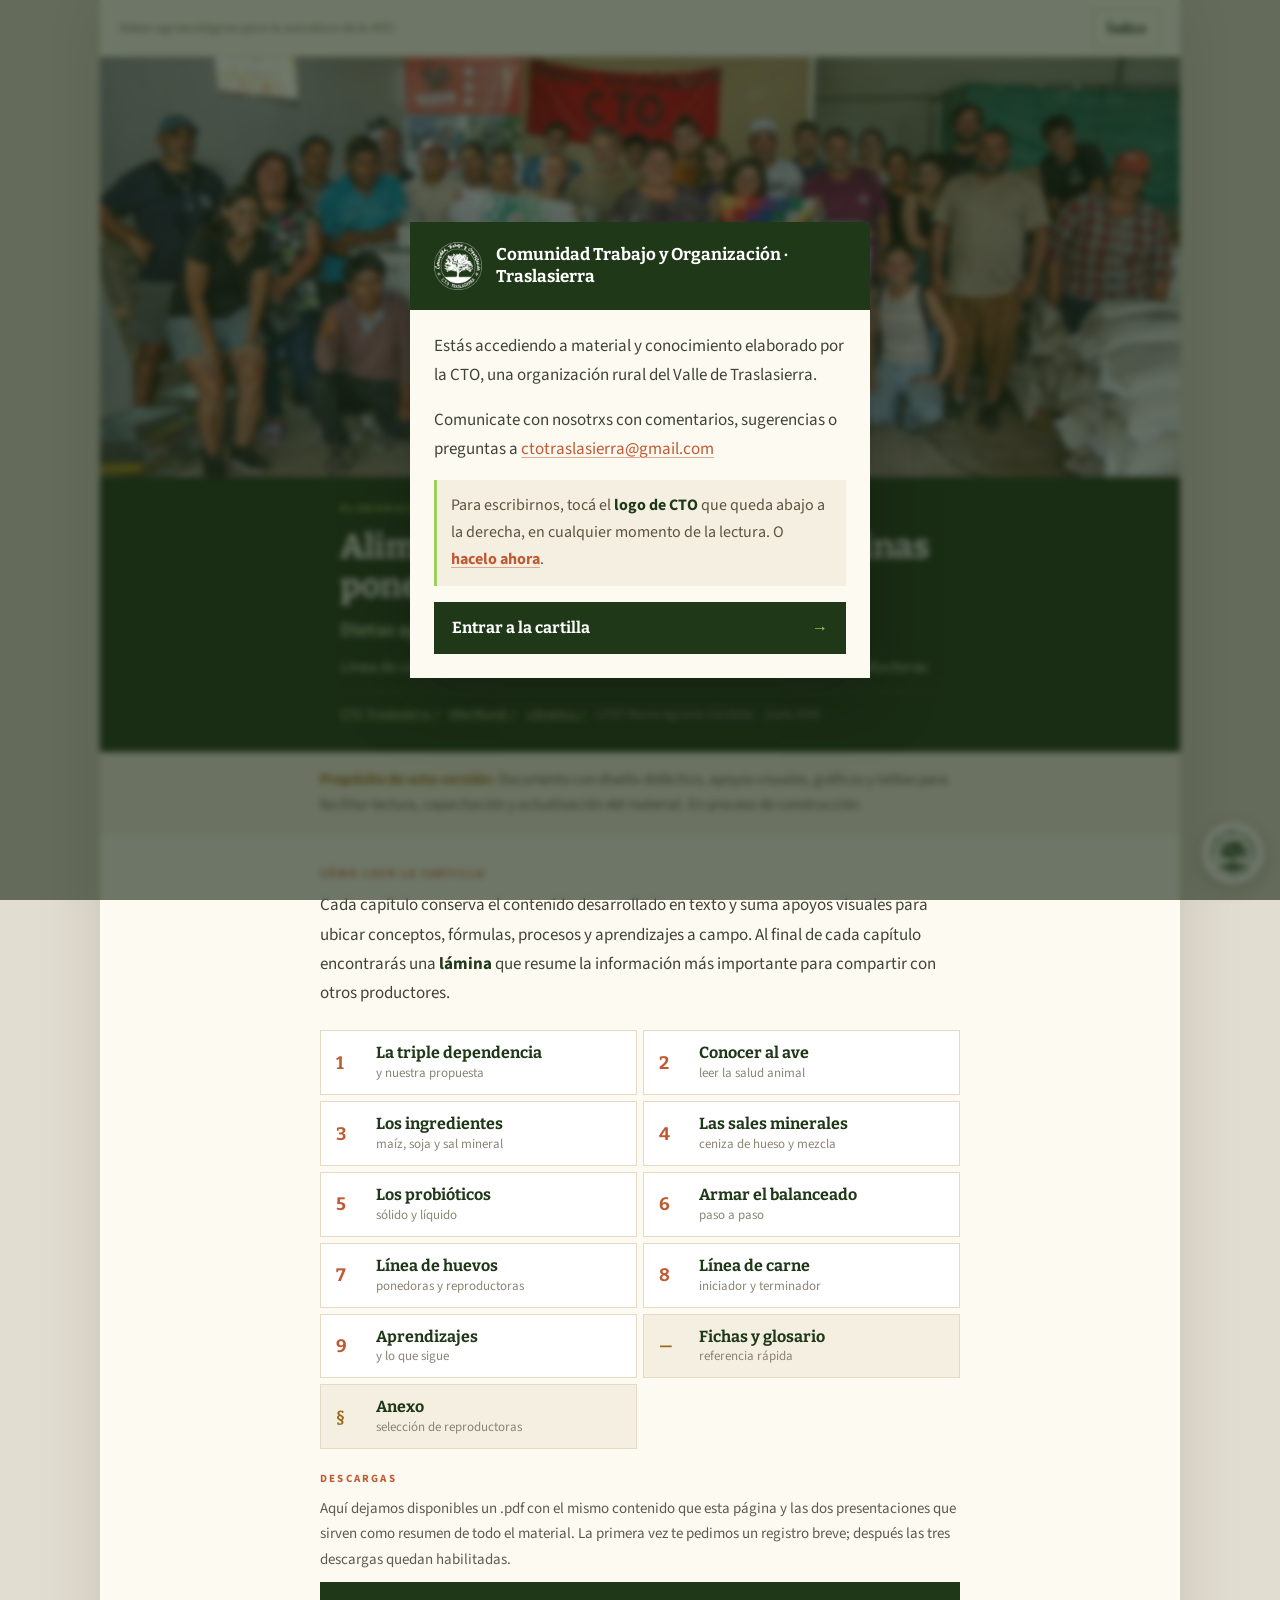
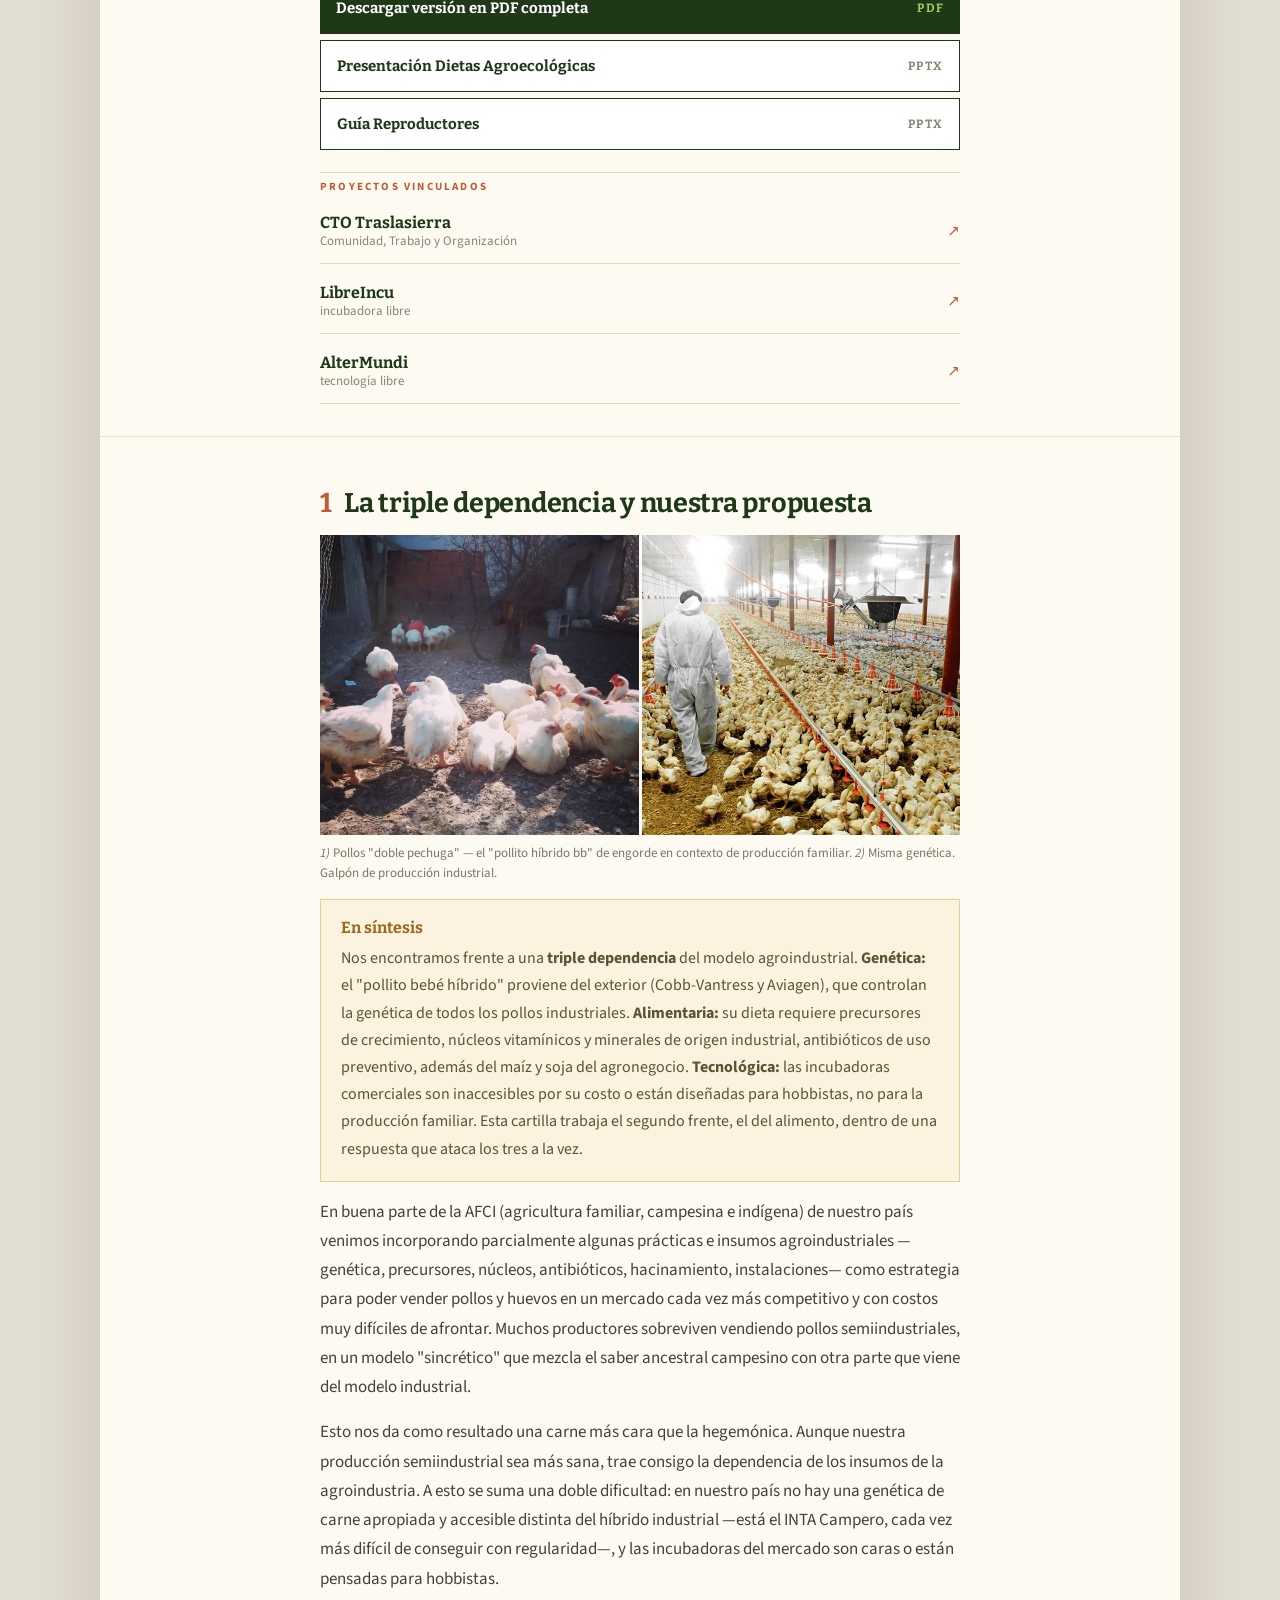
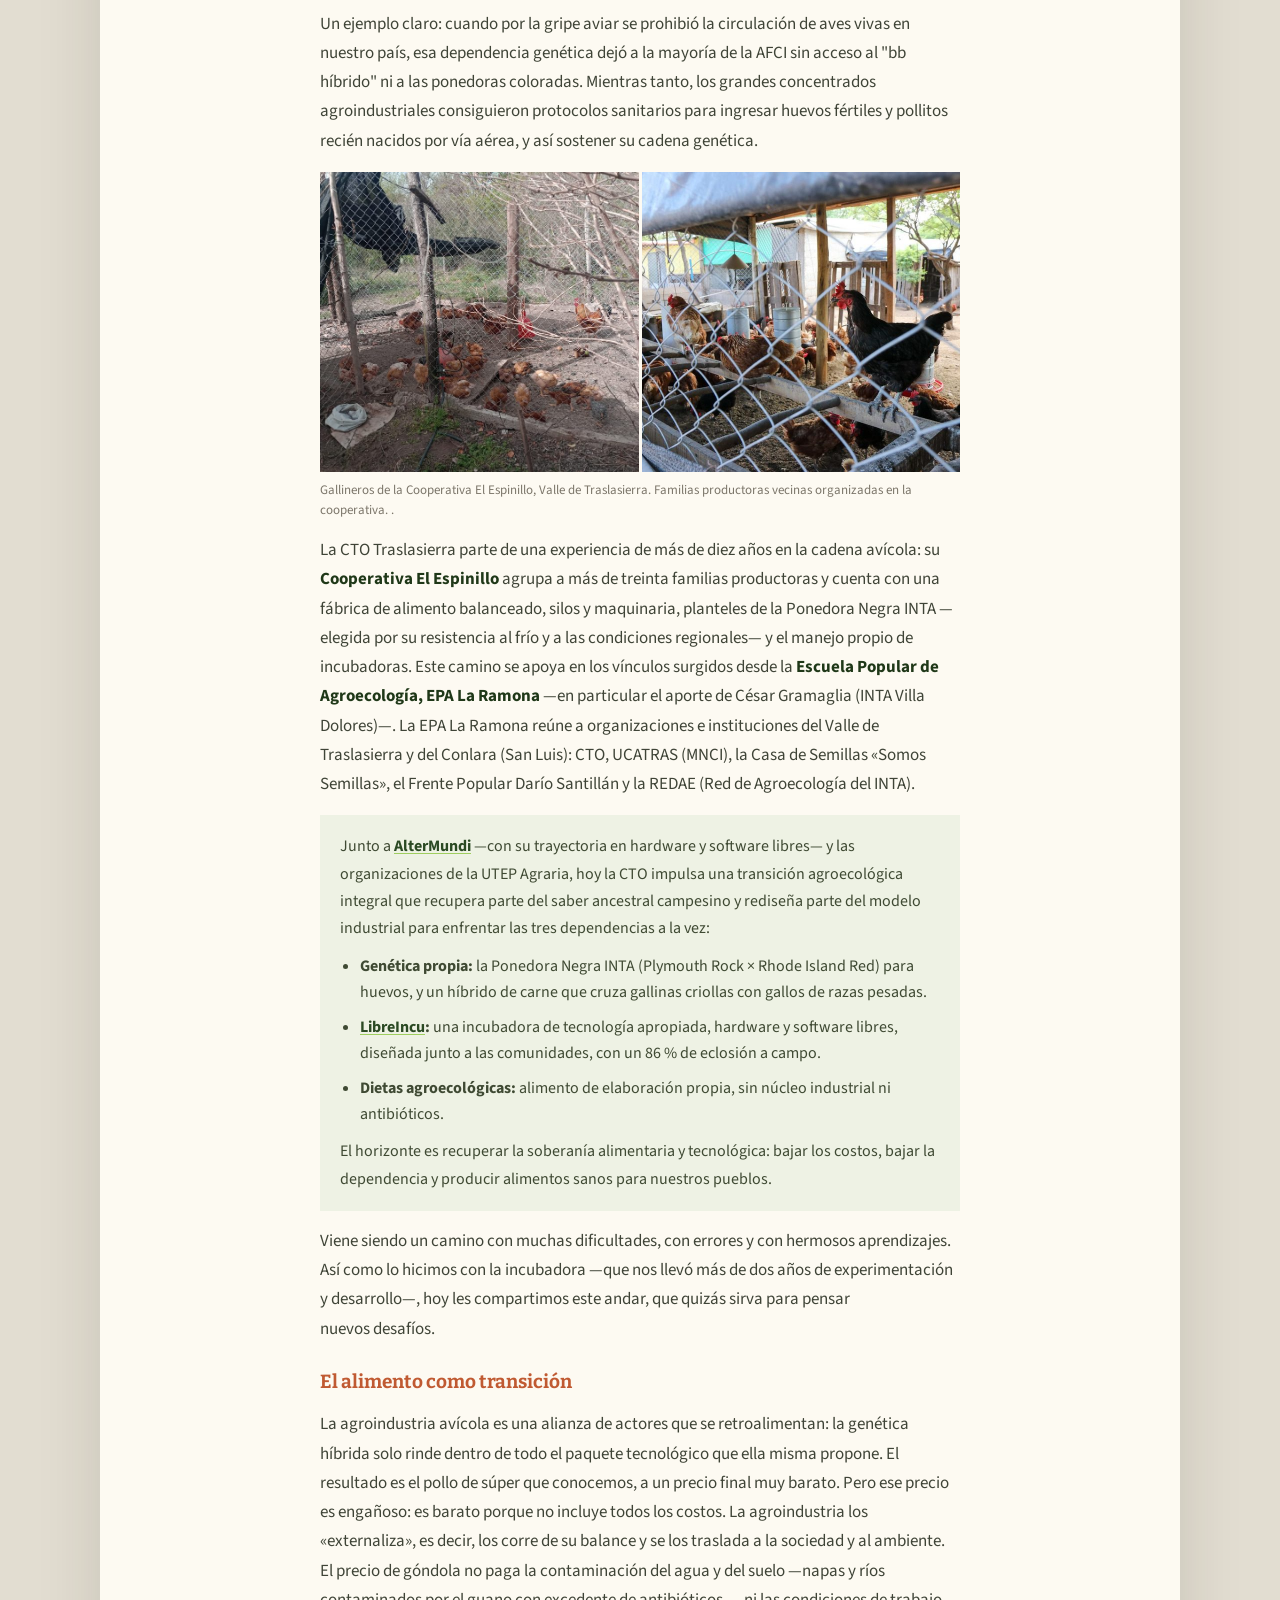
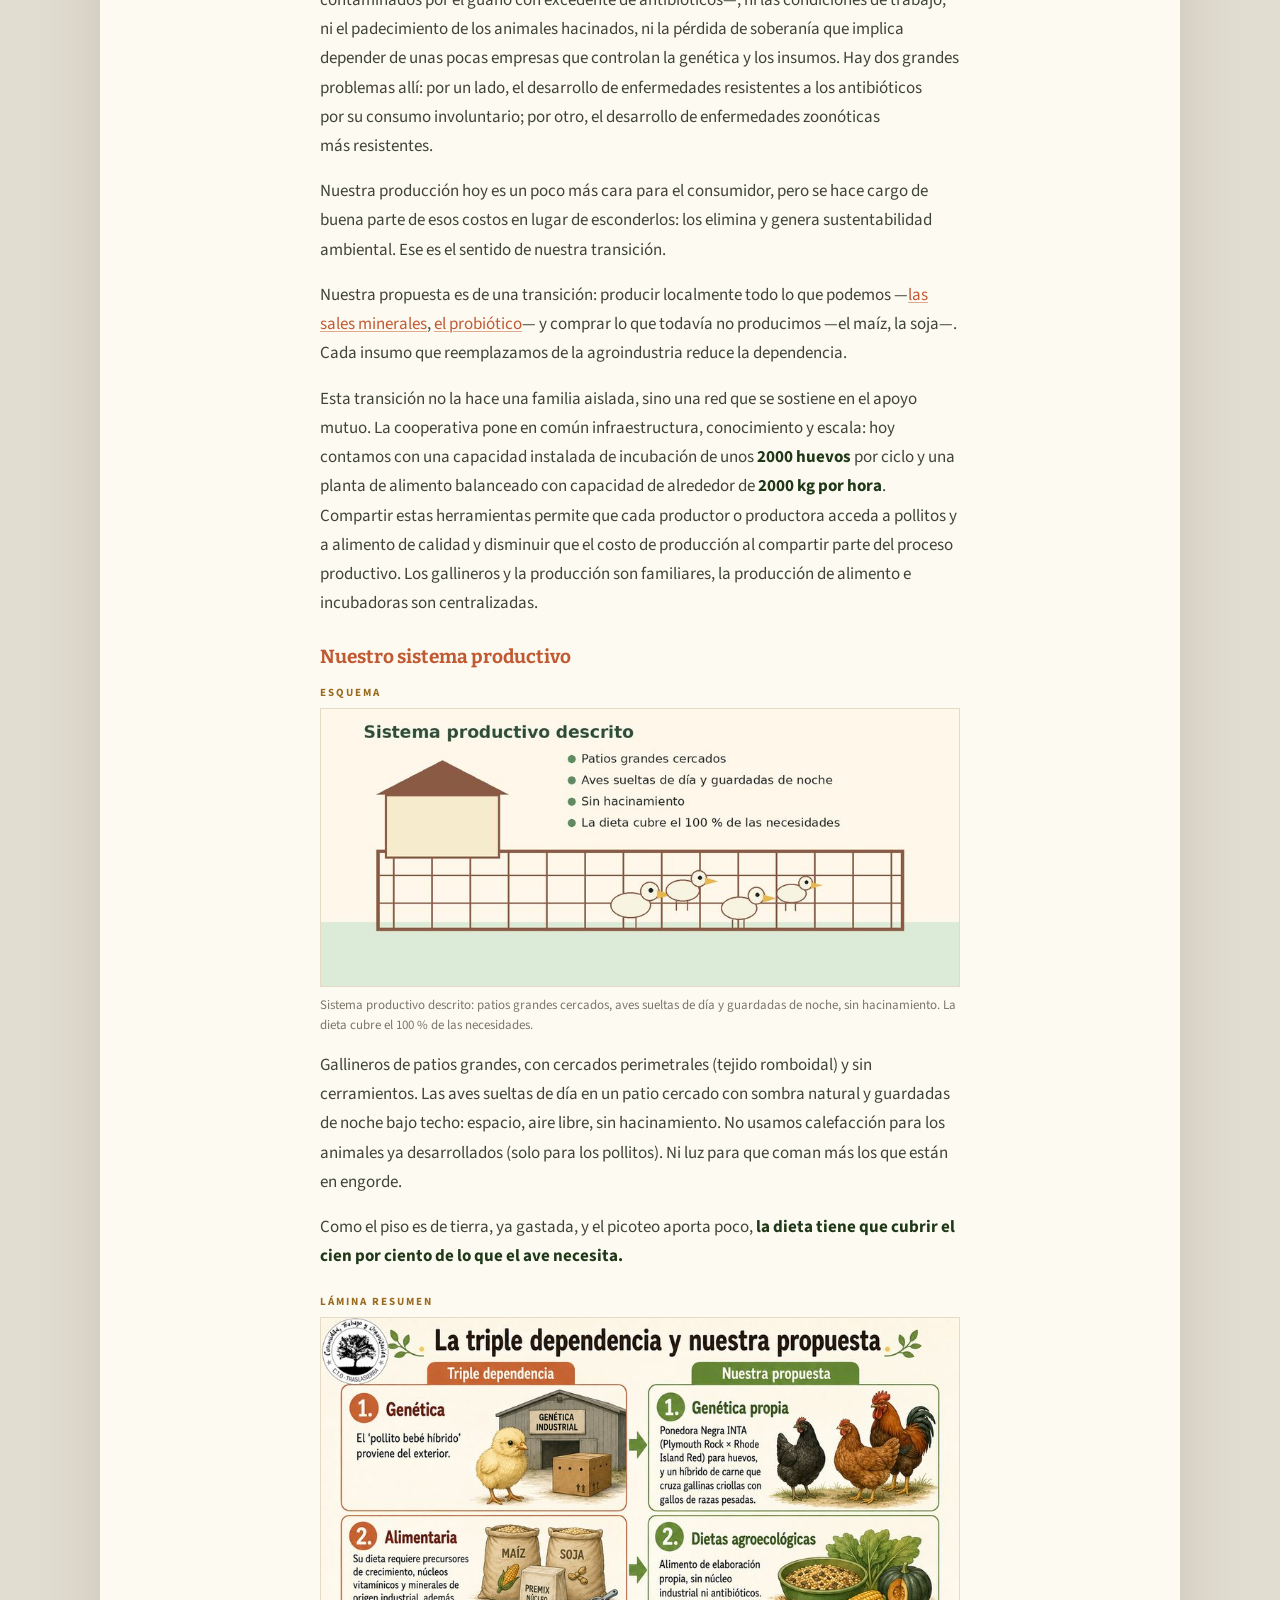
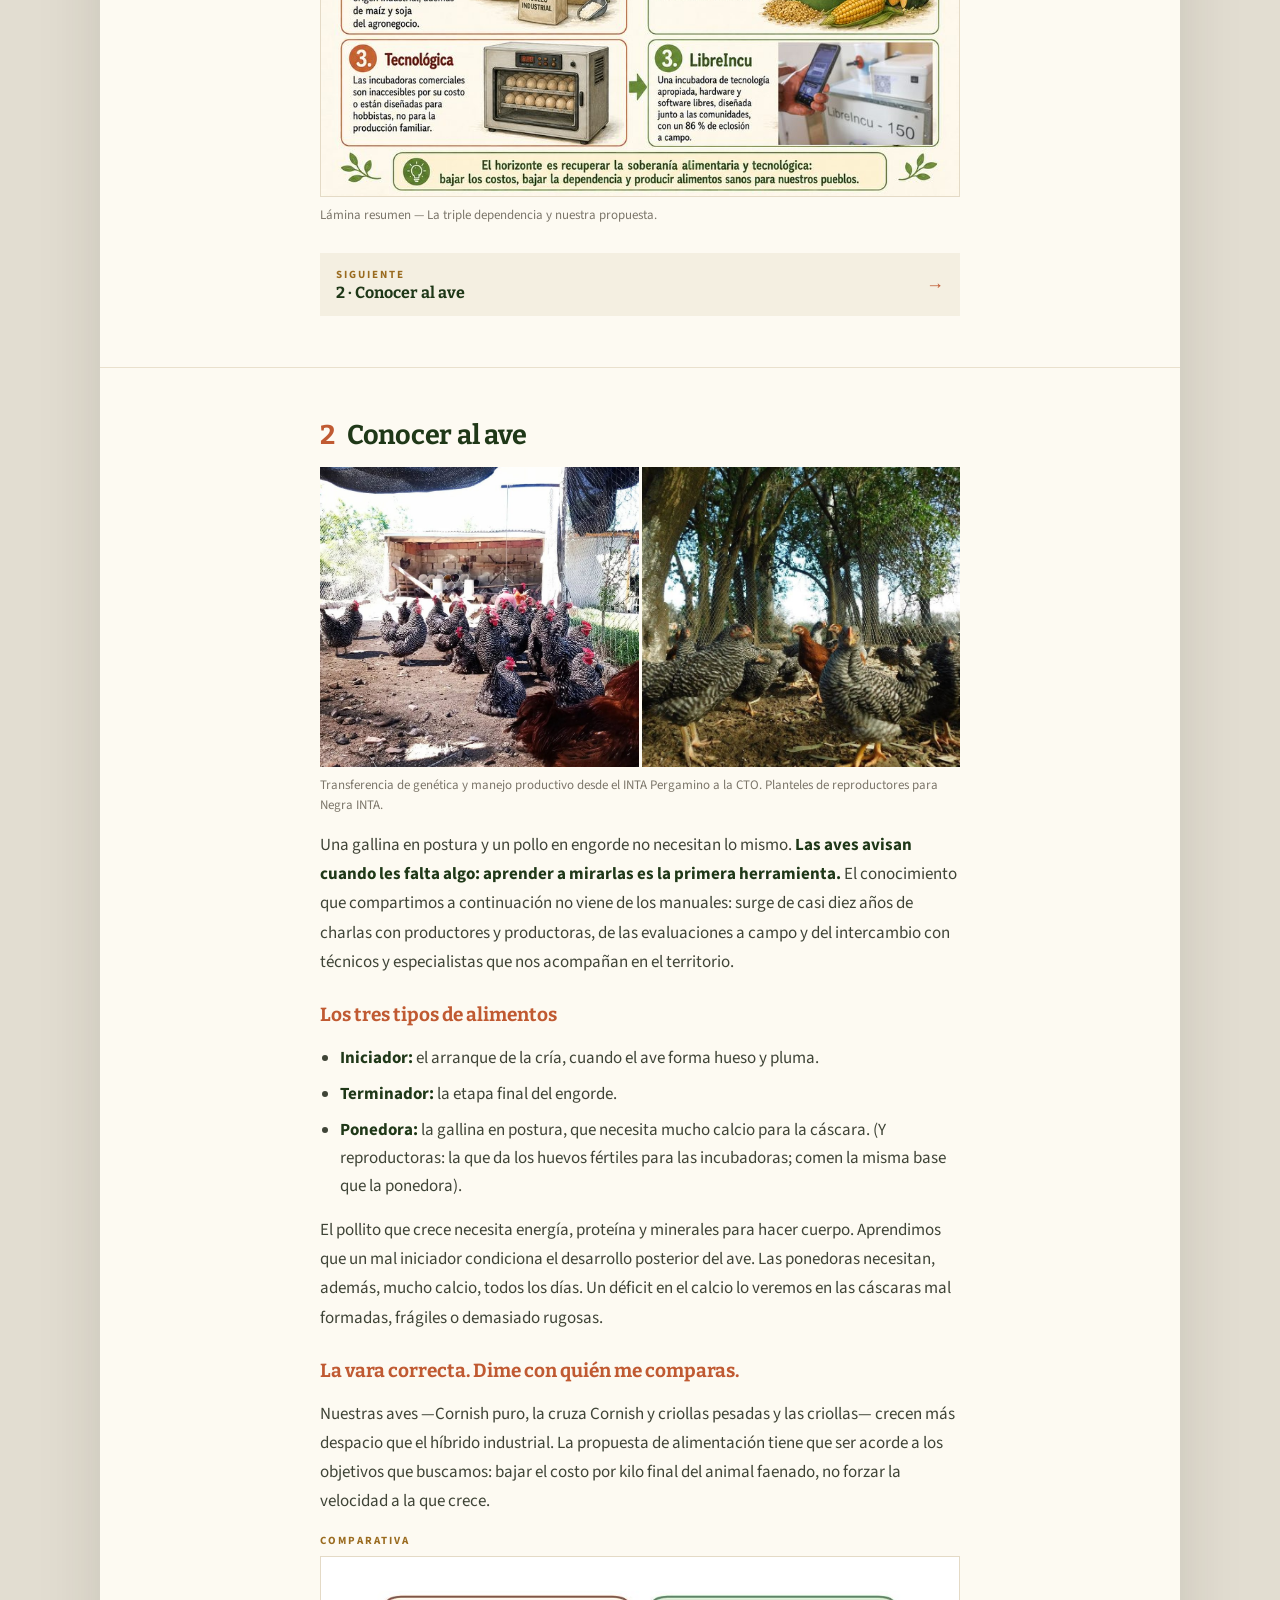
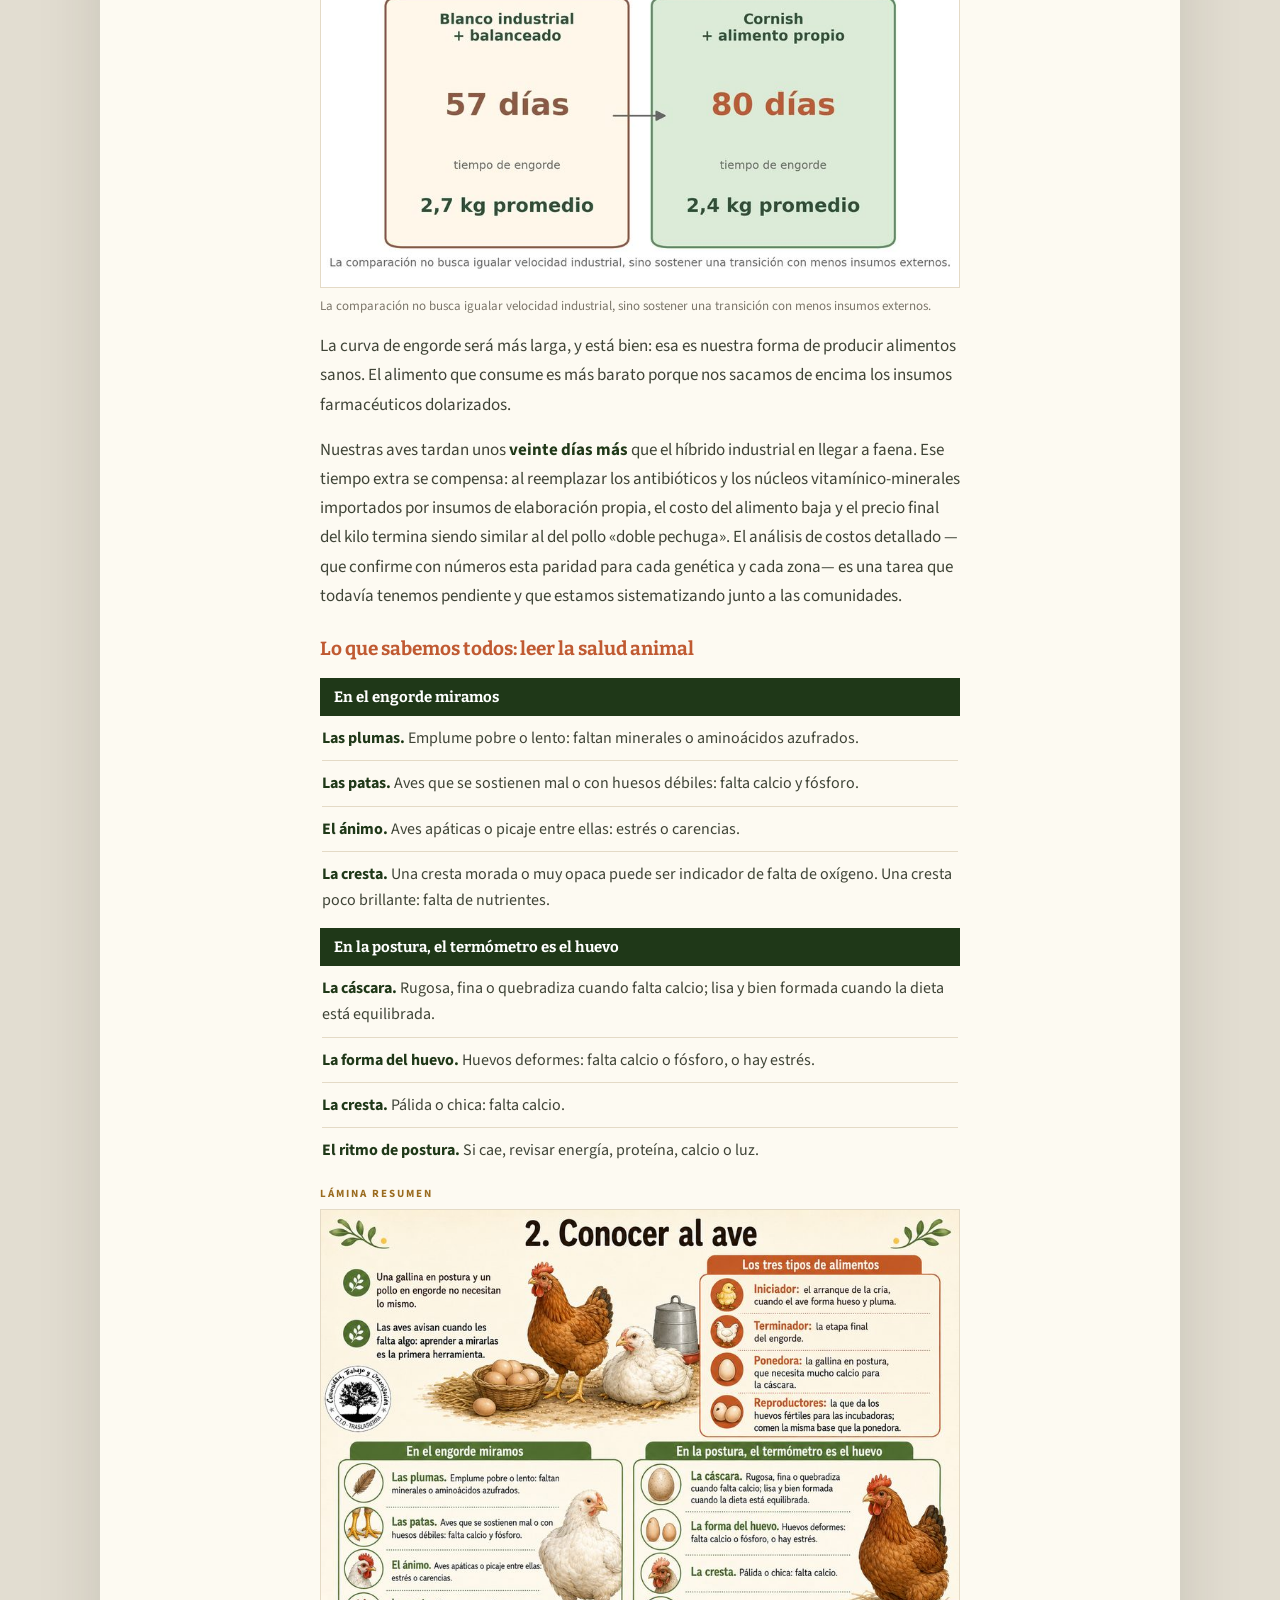
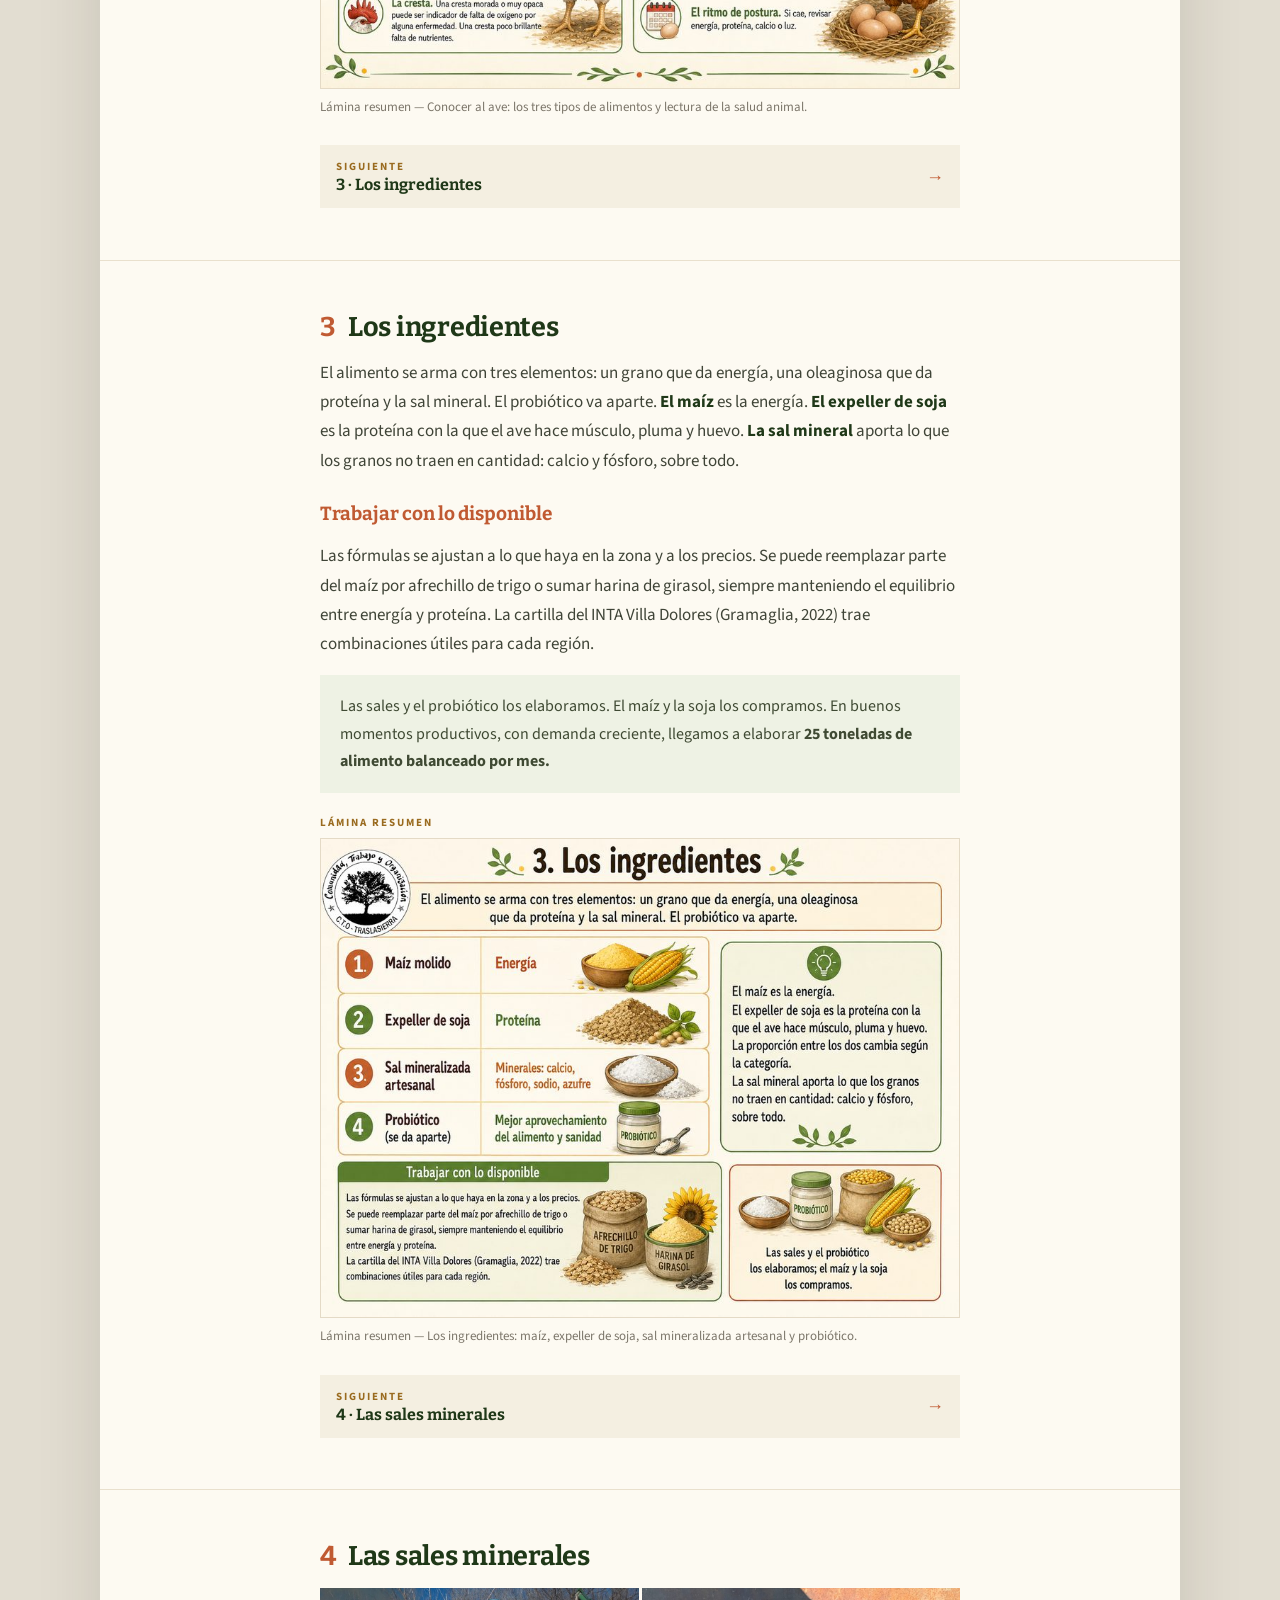
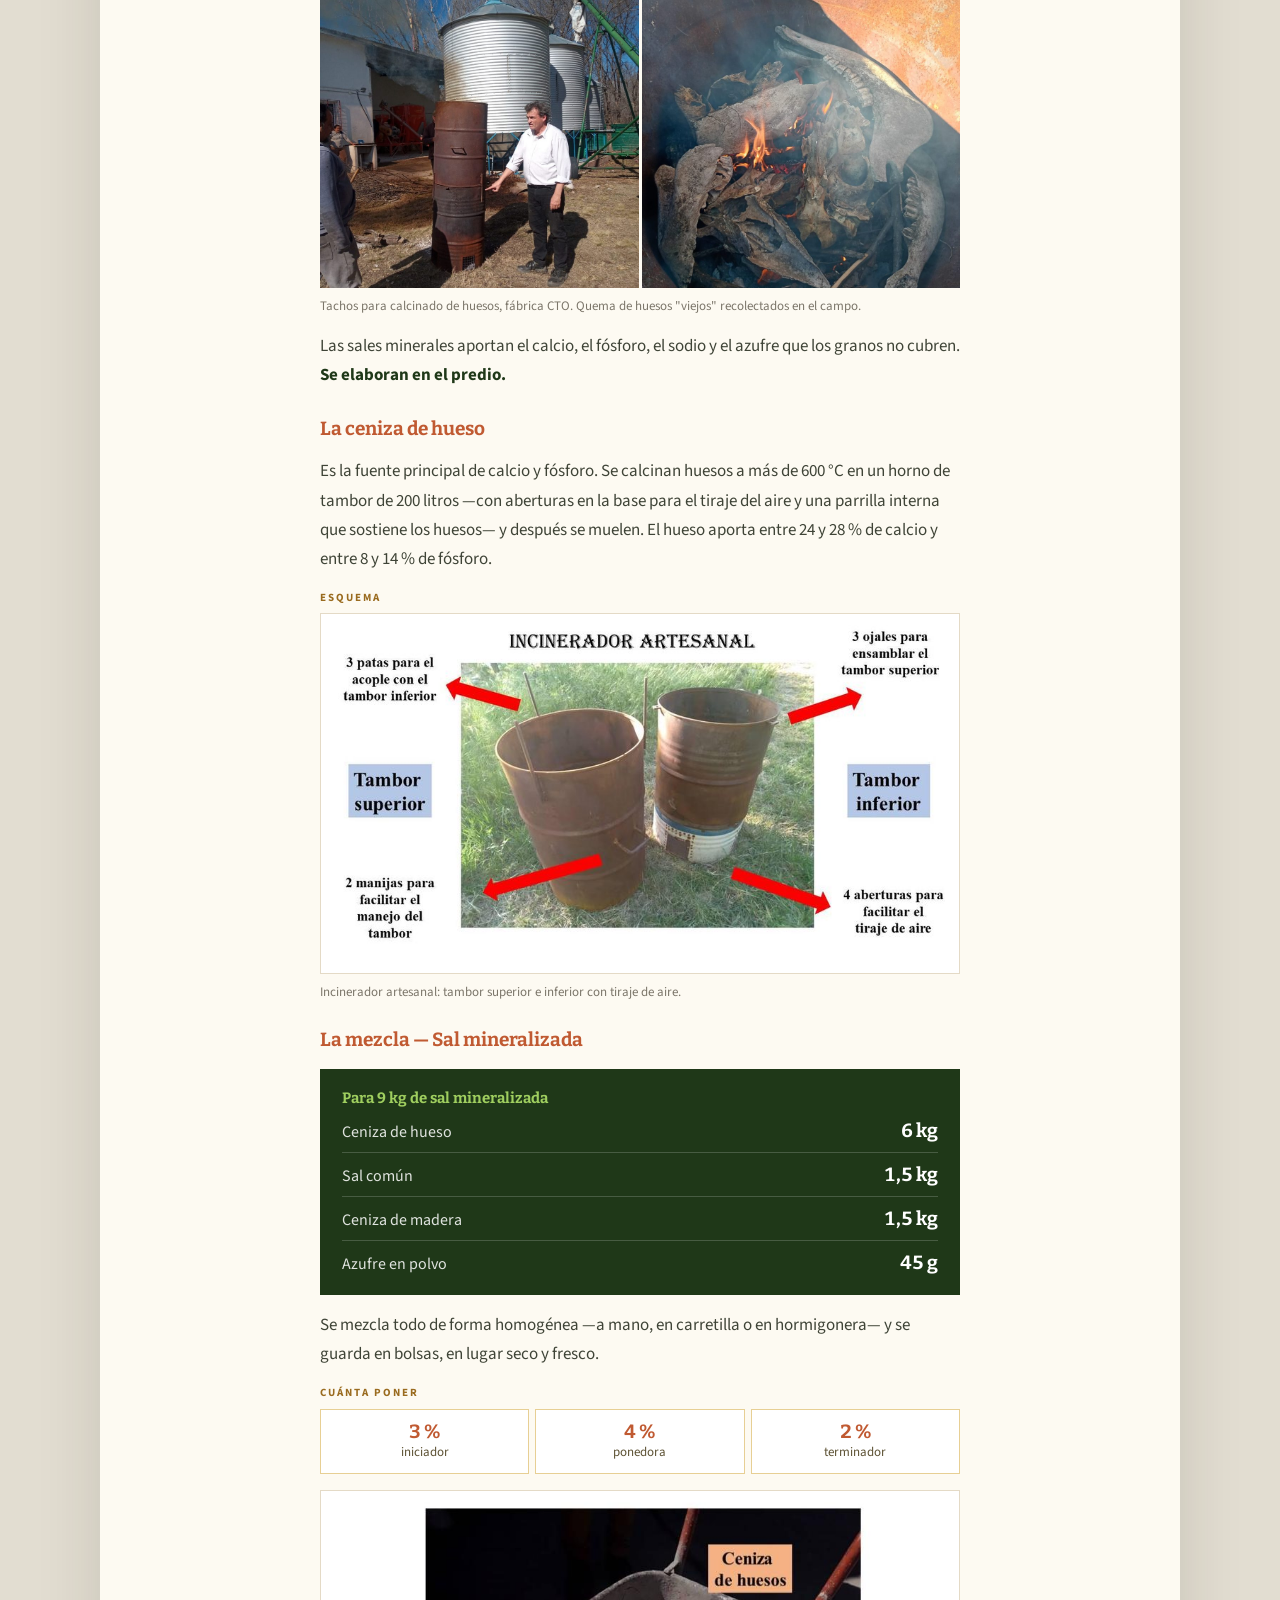
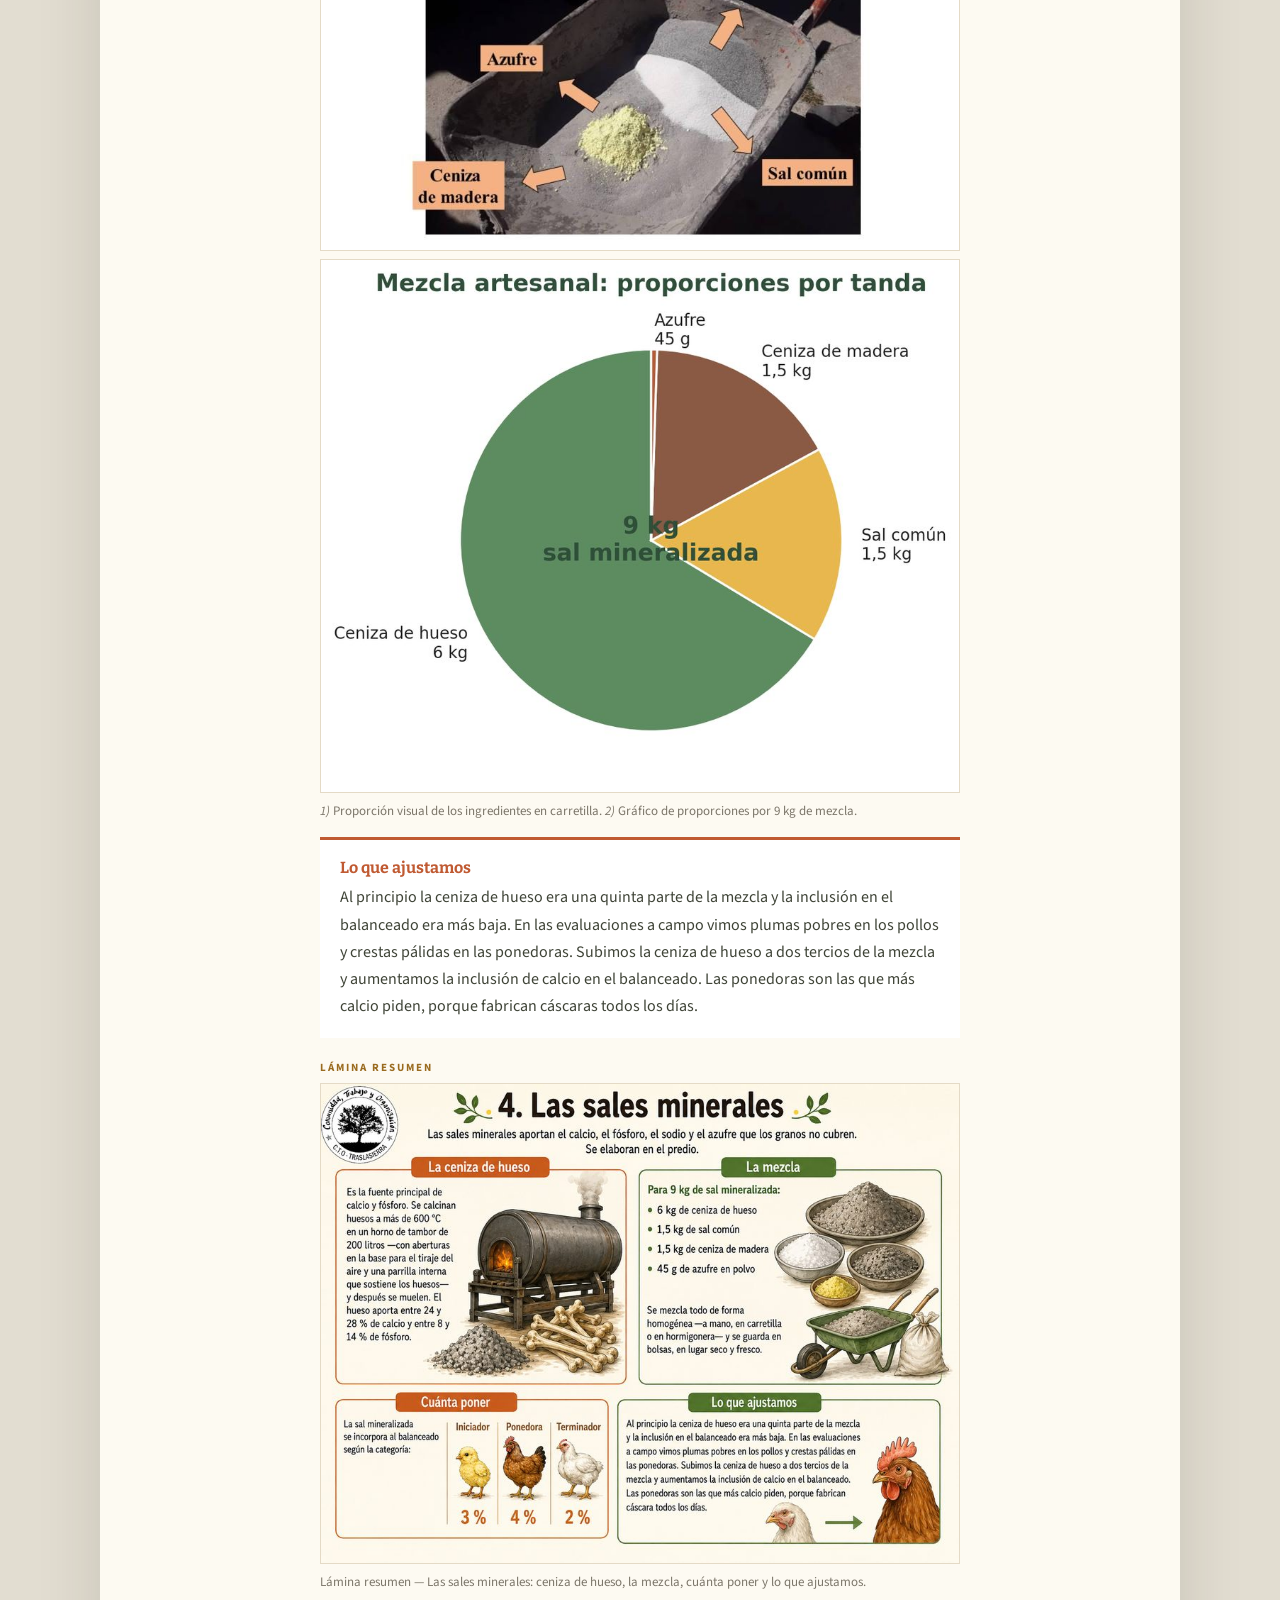
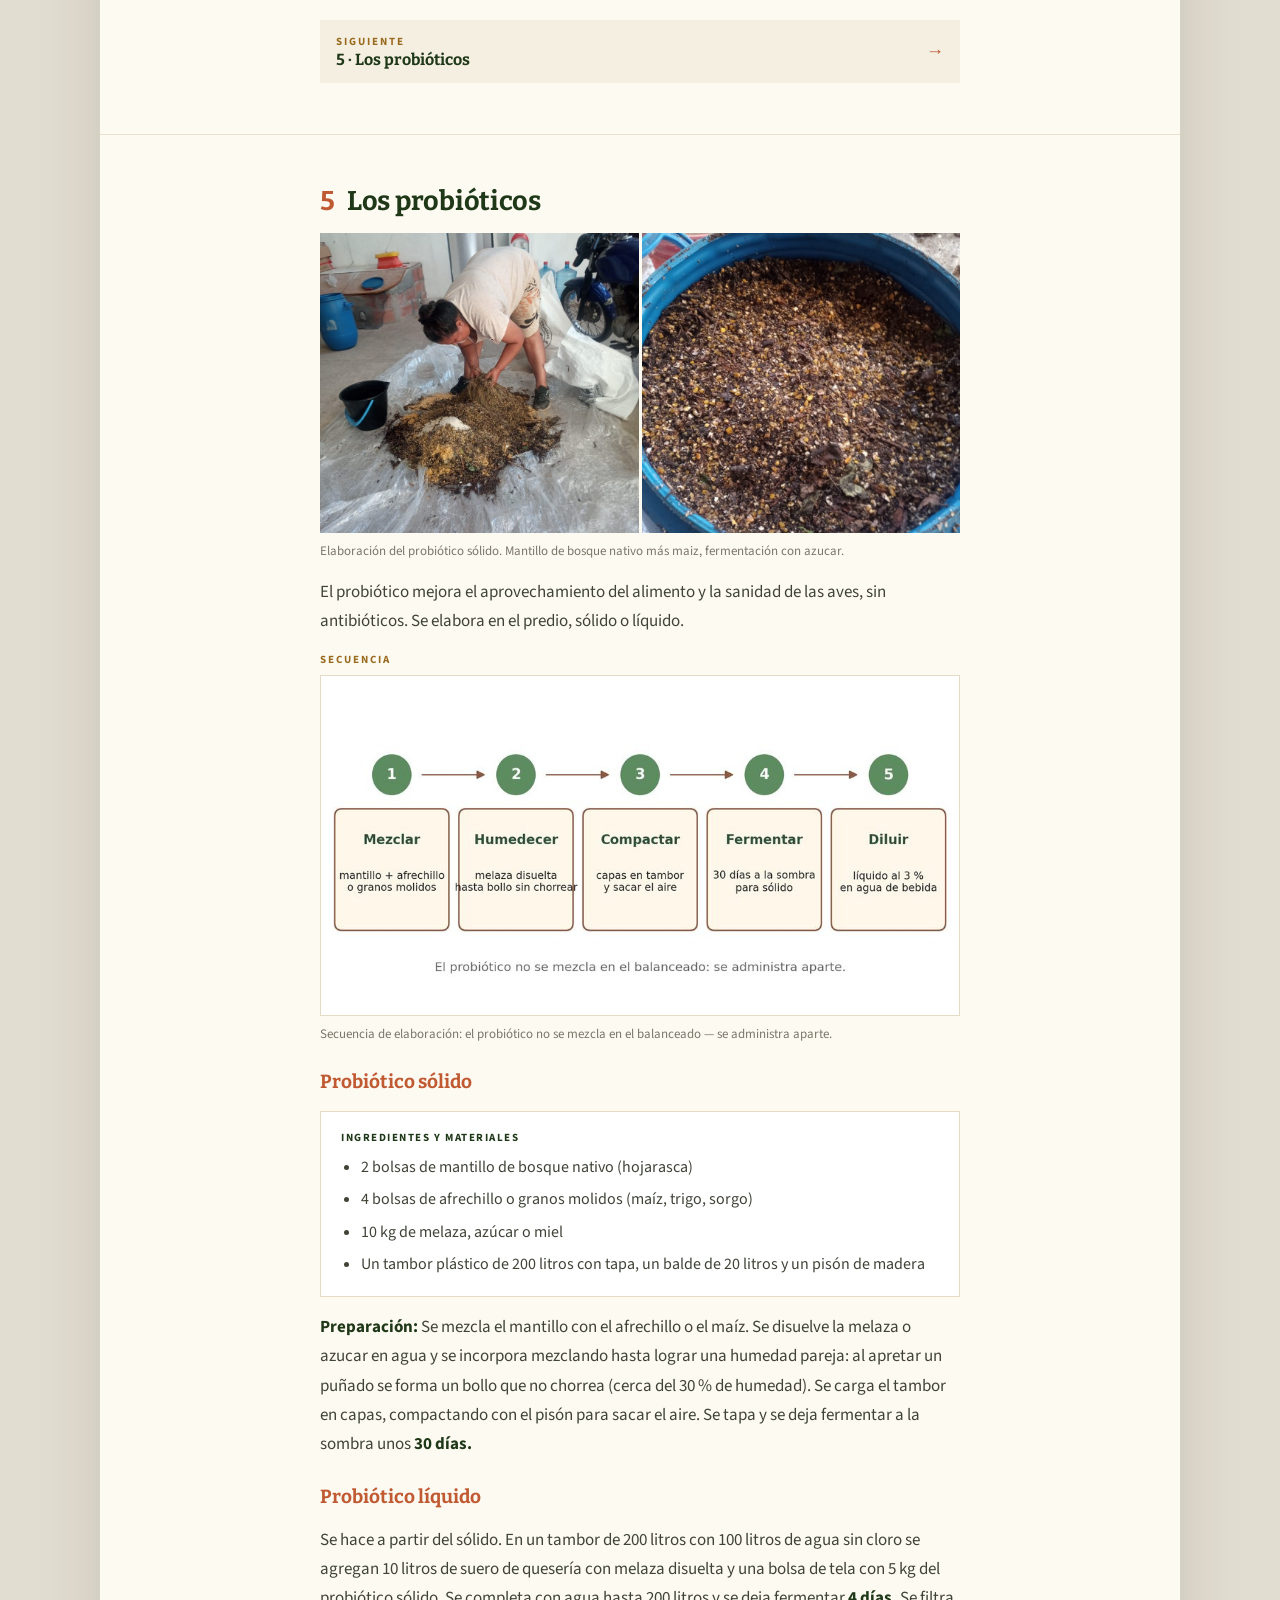
<file: index.html>
<!DOCTYPE html>
<html lang="es">
<head>
<meta charset="utf-8">
<meta name="viewport" content="width=device-width, initial-scale=1, viewport-fit=cover">
<title>Alimento agroecológico para gallinas ponedoras y pollos · Cartilla CTO Traslasierra</title>
<meta name="description" content="Fórmulas de alimento balanceado agroecológico para gallinas ponedoras y pollos camperos: sales minerales, probióticos caseros y selección de reproductoras.">
<meta property="og:type" content="article">
<meta property="og:url" content="https://materialavicola.cto.ar/">
<meta property="og:title" content="Alimento agroecológico para gallinas ponedoras y pollos">
<meta property="og:description" content="Fórmulas, sales minerales y probióticos de elaboración propia. Cartilla de CTO Traslasierra · AlterMundi · UTEP Rama Agraria.">
<meta property="og:image" content="https://materialavicola.cto.ar/assets/og-cover.jpg">
<meta property="og:image:width" content="1200">
<meta property="og:image:height" content="630">
<meta property="og:site_name" content="CTO Traslasierra">
<meta property="og:locale" content="es_AR">
<meta name="twitter:card" content="summary_large_image">
<meta name="twitter:title" content="Alimento agroecológico para gallinas ponedoras y pollos">
<meta name="twitter:description" content="Fórmulas, sales minerales y probióticos de elaboración propia. Cartilla de CTO Traslasierra · AlterMundi · UTEP Rama Agraria.">
<meta name="twitter:image" content="https://materialavicola.cto.ar/assets/og-cover.jpg">
<link rel="canonical" href="https://materialavicola.cto.ar/">
<link rel="icon" type="image/png" href="assets/favicon.png">
<link rel="apple-touch-icon" href="assets/favicon.png">
<script type="application/ld+json">
{
  "@context": "https://schema.org",
  "@graph": [
    {
      "@type": "TechArticle",
      "@id": "https://materialavicola.cto.ar/#cartilla",
      "url": "https://materialavicola.cto.ar/",
      "headline": "Alimento agroecológico para gallinas ponedoras y pollos",
      "alternativeHeadline": "Dietas agroecológicas para la avicultura de la AFCI",
      "description": "Cartilla técnica para elaborar y manejar alimento agroecológico en la avicultura familiar, campesina e indígena: fórmulas de balanceado, sales minerales, probióticos y criterios de selección de reproductoras.",
      "inLanguage": "es-AR",
      "isAccessibleForFree": true,
      "image": "https://materialavicola.cto.ar/assets/og-cover.jpg",
      "datePublished": "2026-06-19",
      "dateModified": "2026-08-10",
      "proficiencyLevel": "Beginner",
      "keywords": "alimento balanceado casero, gallinas ponedoras, pollo campero, avicultura agroecológica, agricultura familiar, sales minerales, probióticos, ceniza de hueso, reproductoras",
      "author": { "@id": "https://materialavicola.cto.ar/#cto" },
      "publisher": { "@id": "https://materialavicola.cto.ar/#cto" },
      "about": [
        { "@type": "Thing", "name": "Avicultura agroecológica" },
        { "@type": "Thing", "name": "Alimento balanceado de elaboración propia" },
        { "@type": "Thing", "name": "Agricultura familiar, campesina e indígena" }
      ]
    },
    {
      "@type": "Organization",
      "@id": "https://materialavicola.cto.ar/#cto",
      "name": "CTO Traslasierra",
      "alternateName": "Comunidad Trabajo y Organización · Traslasierra",
      "email": "ctotraslasierra@gmail.com",
      "areaServed": "Valle de Traslasierra, Córdoba, Argentina",
      "logo": "https://materialavicola.cto.ar/assets/favicon.png"
    }
  ]
}
</script>
<script src="./support.js"></script>
</head>
<body>
<x-dc>
<helmet>
<link href="assets/fonts.css" rel="stylesheet">
<style>
*,*::before,*::after{box-sizing:border-box;margin:0;padding:0}
html{scroll-behavior:smooth}
body{font-family:'Source Sans 3',system-ui,sans-serif;background:#e2ddd1;color:#3f4437;-webkit-font-smoothing:antialiased;text-rendering:optimizeLegibility}
img{display:block;max-width:100%}
::selection{background:#cfe0b8}
a{color:#c05a32}
a:hover{color:#1f3818}

/* --- Pares de imágenes ------------------------------------------------ */
.duo{display:grid;grid-template-columns:1fr 1fr;gap:3px}
.duo img{width:100%;height:clamp(170px,24vw,300px);object-fit:cover}

/* --- Barra de proporción (composición de las fórmulas) ---------------- */
.prop{display:flex;width:100%;height:14px;overflow:hidden;background:rgba(255,255,255,.1)}
.prop span{display:block;height:100%}
.prop--light{background:#ece3d2;height:12px}
.prop-key{display:flex;flex-wrap:wrap;gap:4px 14px;font-size:12px;line-height:1.4}
.prop-key span{display:flex;align-items:center;gap:5px;white-space:nowrap}
.prop-key i{width:9px;height:9px;flex:0 0 9px;display:block}

/* --- Fichas: tabla en escritorio, tarjetas en teléfono ---------------- */
.fichas-cards{display:none}

@media (max-width:560px){
  /* Todo a una sola columna: a 174 px de ancho las fotos quedaban destruidas */
  .duo{grid-template-columns:1fr;gap:4px}
  .duo img{height:clamp(240px,68vw,320px)}

  /* La tabla de fichas desbordaba 52 px con scroll horizontal sin indicio visual */
  .fichas-tabla{display:none}
  .fichas-cards{display:flex;flex-direction:column;gap:12px}

  /* Escala tipográfica del teléfono. Los tamaños del documento son todos
     inline, así que se suben por selector de atributo sobre el valor literal.
     El escritorio no se toca. */
  [style*="font-size:11px"],[style*="font-size: 11px"]{font-size:13px !important}
  [style*="font-size:12px"],[style*="font-size: 12px"]{font-size:14px !important}
  [style*="font-size:13px"],[style*="font-size: 13px"]{font-size:15px !important}
  [style*="font-size:14px"],[style*="font-size: 14px"]{font-size:16px !important}
  [style*="font-size:15px"],[style*="font-size: 15px"]{font-size:17px !important}
  [style*="font-size:16px"],[style*="font-size: 16px"]{font-size:18px !important}
  [style*="font-size:17px"],[style*="font-size: 17px"]{font-size:19.5px !important}
  [style*="font-size:18px"],[style*="font-size: 18px"]{font-size:20px !important}
  [style*="font-size:19px"],[style*="font-size: 19px"]{font-size:22px !important}
  [style*="font-size:27px"],[style*="font-size: 27px"]{font-size:30px !important}
  h1{font-size:clamp(30px,8.4vw,36px) !important}
  .prop-key{font-size:14px}
  .prop{height:18px}
  .prop--light{height:16px}
}
</style>
</helmet>

<div id="progbar" style="position:fixed;top:0;left:0;height:3px;width:0;background:#c05a32;z-index:90;transition:width .1s"></div>

<div id="aviso" role="dialog" aria-modal="true" aria-labelledby="aviso-t" style="position:fixed;inset:0;z-index:200;background:rgba(24,38,18,.62);backdrop-filter:blur(3px);-webkit-backdrop-filter:blur(3px);display:flex;align-items:center;justify-content:center;padding:20px;overflow-y:auto">
  <div style="background:#fdfaf2;max-width:460px;width:100%;box-shadow:0 20px 60px rgba(20,26,14,.4);display:flex;flex-direction:column;margin:auto">
    <div style="background:#1f3818;padding:20px 24px;display:flex;align-items:center;gap:14px">
      <img src="assets/logo-white.png" alt="" style="width:48px;height:48px;flex-shrink:0;object-fit:contain">
      <p id="aviso-t" style="font-family:'Bitter',serif;font-size:17px;font-weight:700;color:#fff;line-height:1.3">Comunidad Trabajo y Organización · Traslasierra</p>
    </div>
    <div style="padding:22px 24px 24px;display:flex;flex-direction:column;gap:16px">
      <p style="font-size:17px;line-height:1.7;color:#3f4437;text-wrap:pretty">Estás accediendo a material y conocimiento elaborado por la CTO, una organización rural del Valle de Traslasierra.</p>
      <p style="font-size:17px;line-height:1.7;color:#3f4437;text-wrap:pretty">Comunicate con nosotrxs con comentarios, sugerencias o preguntas a <a href="mailto:ctotraslasierra@gmail.com" style="color:#c05a32;text-decoration:underline;text-decoration-color:#e0a98f;text-underline-offset:3px;word-break:break-word">ctotraslasierra@gmail.com</a></p>
      <p style="font-size:16px;line-height:1.7;color:#5d5340;text-wrap:pretty;background:#f4efe1;border-left:3px solid #9fce5f;padding:12px 14px">Para escribirnos, tocá el <strong style="color:#1f3818">logo de CTO</strong> que queda abajo a la derecha, en cualquier momento de la lectura. O <button id="aviso-consulta" type="button" style="font-family:'Source Sans 3',system-ui,sans-serif;font-size:16px;font-weight:700;color:#c05a32;background:none;border:none;padding:0;cursor:pointer;text-decoration:underline;text-decoration-color:#e0a98f;text-underline-offset:3px">hacelo ahora</button>.</p>
      <button id="aviso-ok" type="button" style="font-family:'Bitter',serif;font-size:16px;font-weight:700;color:#fff;background:#1f3818;border:none;padding:15px 18px;min-height:52px;cursor:pointer;text-align:left;display:flex;justify-content:space-between;align-items:center;gap:10px"><span>Entrar a la cartilla</span><span style="color:#9fce5f">→</span></button>
    </div>
  </div>
</div>



<div id="consulta" role="dialog" aria-modal="true" aria-labelledby="consulta-t" style="display:none;position:fixed;inset:0;z-index:210;background:rgba(24,38,18,.62);backdrop-filter:blur(3px);-webkit-backdrop-filter:blur(3px);align-items:center;justify-content:center;padding:20px;overflow-y:auto">
  <form id="consulta-form" style="background:#fdfaf2;max-width:460px;width:100%;box-shadow:0 20px 60px rgba(20,26,14,.4);display:flex;flex-direction:column;margin:auto">
    <div style="background:#1f3818;padding:20px 24px;display:flex;align-items:center;gap:14px">
      <img src="assets/logo-white.png" alt="" style="width:48px;height:48px;flex-shrink:0;object-fit:contain">
      <p id="consulta-t" style="font-family:'Bitter',serif;font-size:17px;font-weight:700;color:#fff;line-height:1.3;flex:1">Escribinos tu consulta</p>
      <button id="consulta-x" type="button" aria-label="Cerrar" style="background:none;border:none;color:rgba(255,255,255,.7);font-size:24px;line-height:1;cursor:pointer;padding:4px 2px;min-width:32px;min-height:32px">×</button>
    </div>
    <div id="consulta-campos" style="padding:20px 24px 24px;display:flex;flex-direction:column;gap:14px">
      <p style="font-size:15px;line-height:1.6;color:#5d5340;text-wrap:pretty">Contanos tu comentario, sugerencia o pregunta. Lo recibimos acá mismo, sin salir de la página.</p>

      <label style="display:flex;flex-direction:column;gap:5px">
        <span style="font-size:13px;font-weight:700;letter-spacing:.04em;text-transform:uppercase;color:#7c766a">Nombre</span>
        <input id="c-nombre" name="nombre" type="text" required autocomplete="name" style="font-family:'Source Sans 3',system-ui,sans-serif;font-size:16px;color:#3f4437;background:#fff;border:1px solid #d9cfb8;padding:12px 13px;min-height:48px;width:100%">
      </label>

      <label style="display:flex;flex-direction:column;gap:5px">
        <span style="font-size:13px;font-weight:700;letter-spacing:.04em;text-transform:uppercase;color:#7c766a">Mail</span>
        <input id="c-mail" name="mail" type="email" required autocomplete="email" inputmode="email" style="font-family:'Source Sans 3',system-ui,sans-serif;font-size:16px;color:#3f4437;background:#fff;border:1px solid #d9cfb8;padding:12px 13px;min-height:48px;width:100%">
      </label>

      <label style="display:flex;flex-direction:column;gap:5px">
        <span style="font-size:13px;font-weight:700;letter-spacing:.04em;text-transform:uppercase;color:#7c766a">Comentario o pregunta</span>
        <textarea id="c-texto" name="texto" required rows="5" style="font-family:'Source Sans 3',system-ui,sans-serif;font-size:16px;line-height:1.6;color:#3f4437;background:#fff;border:1px solid #d9cfb8;padding:12px 13px;width:100%;resize:vertical"></textarea>
      </label>

      <p id="consulta-error" role="alert" style="display:none;font-size:15px;line-height:1.5;color:#c05a32"></p>

      <button id="consulta-enviar" type="submit" style="font-family:'Bitter',serif;font-size:16px;font-weight:700;color:#fff;background:#1f3818;border:none;padding:15px 18px;min-height:52px;cursor:pointer;text-align:left;display:flex;justify-content:space-between;align-items:center;gap:10px"><span>Enviar el mensaje</span><span style="color:#9fce5f">→</span></button>
      <p style="font-size:13px;line-height:1.55;color:#8a8475">También podés escribirnos directo a <a href="mailto:ctotraslasierra@gmail.com" style="color:#c05a32;text-decoration:underline;text-decoration-color:#e0a98f;text-underline-offset:2px;word-break:break-word">ctotraslasierra@gmail.com</a></p>
    </div>

    <div id="consulta-gracias" style="display:none;padding:20px 24px 24px;flex-direction:column;gap:14px">
      <p style="font-family:'Bitter',serif;font-size:18px;font-weight:700;color:#1f3818;line-height:1.35">Recibimos tu mensaje</p>
      <p style="font-size:15px;line-height:1.6;color:#5d5340;text-wrap:pretty">Gracias por escribirnos. Te respondemos al correo que dejaste.</p>
      <button id="consulta-listo" type="button" style="font-family:'Bitter',serif;font-size:16px;font-weight:700;color:#fff;background:#1f3818;border:none;padding:15px 18px;min-height:52px;cursor:pointer;text-align:left;display:flex;justify-content:space-between;align-items:center;gap:10px"><span>Volver a la cartilla</span><span style="color:#9fce5f">→</span></button>
    </div>
  </form>
</div>

<div id="registro" role="dialog" aria-modal="true" aria-labelledby="registro-t" style="display:none;position:fixed;inset:0;z-index:220;background:rgba(24,38,18,.62);backdrop-filter:blur(3px);-webkit-backdrop-filter:blur(3px);align-items:center;justify-content:center;padding:20px;overflow-y:auto">
  <form id="registro-form" style="background:#fdfaf2;max-width:460px;width:100%;box-shadow:0 20px 60px rgba(20,26,14,.4);display:flex;flex-direction:column;margin:auto">
    <div style="background:#1f3818;padding:20px 24px;display:flex;align-items:center;gap:14px">
      <img src="assets/logo-white.png" alt="" style="width:48px;height:48px;flex-shrink:0;object-fit:contain">
      <p id="registro-t" style="font-family:'Bitter',serif;font-size:17px;font-weight:700;color:#fff;line-height:1.3;flex:1">Antes de descargar</p>
      <button id="registro-x" type="button" aria-label="Cerrar" style="background:none;border:none;color:rgba(255,255,255,.7);font-size:24px;line-height:1;cursor:pointer;padding:4px 2px;min-width:32px;min-height:32px">×</button>
    </div>
    <div id="registro-campos" style="padding:20px 24px 24px;display:flex;flex-direction:column;gap:14px">
      <p style="font-size:15px;line-height:1.6;color:#5d5340;text-wrap:pretty">Contanos quién sos. Nos sirve para saber a dónde llega el material y con quién seguir trabajando. Con esto habilitás las tres descargas.</p>

      <label style="display:flex;flex-direction:column;gap:5px">
        <span style="font-size:13px;font-weight:700;letter-spacing:.04em;text-transform:uppercase;color:#7c766a">Nombre</span>
        <input id="r-nombre" name="nombre" type="text" required autocomplete="name" style="font-family:'Source Sans 3',system-ui,sans-serif;font-size:16px;color:#3f4437;background:#fff;border:1px solid #d9cfb8;padding:12px 13px;min-height:48px;width:100%">
      </label>

      <label style="display:flex;flex-direction:column;gap:5px">
        <span style="font-size:13px;font-weight:700;letter-spacing:.04em;text-transform:uppercase;color:#7c766a">Mail</span>
        <input id="r-mail" name="mail" type="email" required autocomplete="email" inputmode="email" style="font-family:'Source Sans 3',system-ui,sans-serif;font-size:16px;color:#3f4437;background:#fff;border:1px solid #d9cfb8;padding:12px 13px;min-height:48px;width:100%">
      </label>

      <label style="display:flex;flex-direction:column;gap:5px">
        <span style="font-size:13px;font-weight:700;letter-spacing:.04em;text-transform:uppercase;color:#7c766a">Localidad</span>
        <input id="r-localidad" name="localidad" type="text" required autocomplete="address-level2" style="font-family:'Source Sans 3',system-ui,sans-serif;font-size:16px;color:#3f4437;background:#fff;border:1px solid #d9cfb8;padding:12px 13px;min-height:48px;width:100%">
      </label>

      <label style="display:flex;flex-direction:column;gap:5px">
        <span style="font-size:13px;font-weight:700;letter-spacing:.04em;text-transform:uppercase;color:#7c766a">Provincia</span>
        <input id="r-provincia" name="provincia" type="text" required autocomplete="address-level1" style="font-family:'Source Sans 3',system-ui,sans-serif;font-size:16px;color:#3f4437;background:#fff;border:1px solid #d9cfb8;padding:12px 13px;min-height:48px;width:100%">
      </label>

      <label style="display:flex;flex-direction:column;gap:5px">
        <span style="font-size:13px;font-weight:700;letter-spacing:.04em;text-transform:uppercase;color:#7c766a">País</span>
        <input id="r-pais" name="pais" type="text" required autocomplete="country-name" value="Argentina" style="font-family:'Source Sans 3',system-ui,sans-serif;font-size:16px;color:#3f4437;background:#fff;border:1px solid #d9cfb8;padding:12px 13px;min-height:48px;width:100%">
      </label>

      <label style="display:flex;flex-direction:column;gap:5px">
        <span style="font-size:13px;font-weight:700;letter-spacing:.04em;text-transform:uppercase;color:#7c766a">Organización o actividad <span style="font-weight:400;text-transform:none;letter-spacing:0;color:#a09a8c">— opcional</span></span>
        <input id="r-organizacion" name="organizacion" type="text" autocomplete="organization" style="font-family:'Source Sans 3',system-ui,sans-serif;font-size:16px;color:#3f4437;background:#fff;border:1px solid #d9cfb8;padding:12px 13px;min-height:48px;width:100%">
      </label>

      <label style="display:flex;flex-direction:column;gap:5px">
        <span style="font-size:13px;font-weight:700;letter-spacing:.04em;text-transform:uppercase;color:#7c766a">Consultas o sugerencias <span style="font-weight:400;text-transform:none;letter-spacing:0;color:#a09a8c">— opcional</span></span>
        <textarea id="r-consulta" name="consulta" rows="3" style="font-family:'Source Sans 3',system-ui,sans-serif;font-size:16px;line-height:1.6;color:#3f4437;background:#fff;border:1px solid #d9cfb8;padding:12px 13px;width:100%;resize:vertical"></textarea>
      </label>

      <p id="registro-error" role="alert" style="display:none;font-size:15px;line-height:1.5;color:#c05a32"></p>

      <button id="registro-enviar" type="submit" style="font-family:'Bitter',serif;font-size:16px;font-weight:700;color:#fff;background:#1f3818;border:none;padding:15px 18px;min-height:52px;cursor:pointer;text-align:left;display:flex;justify-content:space-between;align-items:center;gap:10px"><span>Habilitar las descargas</span><span style="color:#9fce5f">→</span></button>
      <p style="font-size:13px;line-height:1.55;color:#8a8475">Usamos estos datos solo para el seguimiento del material. No los compartimos con nadie.</p>
    </div>
  </form>
</div>

<button id="logo-consulta" type="button" aria-label="Escribinos una consulta a CTO Traslasierra" title="Escribinos una consulta" style="position:fixed;right:max(16px,env(safe-area-inset-right));bottom:max(16px,env(safe-area-inset-bottom));z-index:80;width:clamp(52px,13vw,62px);height:clamp(52px,13vw,62px);border:none;padding:0;cursor:pointer;border-radius:50%;background:rgba(255,255,255,.94);backdrop-filter:blur(3px);-webkit-backdrop-filter:blur(3px);box-shadow:0 4px 18px rgba(40,30,10,.24);display:flex;align-items:center;justify-content:center;transition:transform .2s">
  <img src="assets/logo-green.png" alt="" style="width:78%;height:78%;object-fit:contain">
</button>

<div style="max-width:1080px;margin:0 auto;background:#fdfaf2;box-shadow:0 0 60px rgba(40,34,20,.14)">

  <div style="position:sticky;top:0;z-index:50;background:rgba(253,250,242,.96);backdrop-filter:blur(6px);-webkit-backdrop-filter:blur(6px);border-bottom:1px solid #e4dac6;padding:9px 20px;display:flex;align-items:center;justify-content:space-between;gap:12px;min-height:50px">
    <span id="topbar-label" style="font-size:13px;line-height:1.4;color:#7c766a;overflow:hidden;text-overflow:ellipsis;white-space:nowrap">Dietas agroecológicas para la avicultura de la AFCI</span>
    <a href="#contenido" style="font-family:'Bitter',serif;font-size:13px;font-weight:700;color:#1f3818;text-decoration:none;border:1px solid #c8dba8;padding:8px 13px;white-space:nowrap;display:flex;align-items:center;min-height:38px">Índice</a>
  </div>

  <header id="inicio" style="background:#1f3818;padding:0 0 26px;scroll-margin-top:56px">
    <img src="assets/img2.jpg" alt="Equipo CTO Traslasierra con incubadoras LibreIncu" style="width:100%;height:clamp(240px,42vw,420px);object-fit:cover;object-position:center 30%">
    <div style="padding:24px 20px 0;max-width:640px;margin:0 auto;display:flex;flex-direction:column;gap:12px">
      <p style="font-size:11px;letter-spacing:.22em;text-transform:uppercase;color:#9fce5f;font-weight:700">Elaboración y manejo del alimento</p>
      <h1 style="font-family:'Bitter',serif;font-size:clamp(26px,6.4vw,34px);line-height:1.14;color:#fff;font-weight:700;letter-spacing:-.01em">Alimento agroecológico para gallinas ponedoras y pollos</h1>
      <p style="font-family:'Bitter',serif;font-size:clamp(16px,3.4vw,18px);line-height:1.4;color:#cfe0b8;font-weight:600">Dietas agroecológicas para la avicultura de la AFCI</p>
      <p style="font-size:16px;line-height:1.55;color:#cfe0b8">Línea de carne y línea de huevos · Con anexo para la selección de gallinas reproductoras</p>
      <p style="font-size:13px;line-height:1.65;color:rgba(255,255,255,.58);padding-top:12px;border-top:1px solid rgba(255,255,255,.16)"><a href="https://cto.ar/" target="_blank" rel="noopener" style="color:#cfe0b8;text-decoration:underline;text-decoration-color:rgba(159,206,95,.6);text-underline-offset:2px">CTO Traslasierra<span style="color:#9fce5f;font-size:.85em;text-decoration:none;margin-left:1px">↗</span></a> · <a href="https://altermundi.net/" target="_blank" rel="noopener" style="color:#cfe0b8;text-decoration:underline;text-decoration-color:rgba(159,206,95,.6);text-underline-offset:2px">AlterMundi<span style="color:#9fce5f;font-size:.85em;text-decoration:none;margin-left:1px">↗</span></a> · <a href="https://libreincu.altermundi.net/" target="_blank" rel="noopener" style="color:#cfe0b8;text-decoration:underline;text-decoration-color:rgba(159,206,95,.6);text-underline-offset:2px">LibreIncu<span style="color:#9fce5f;font-size:.85em;text-decoration:none;margin-left:1px">↗</span></a> · UTEP Rama Agraria Córdoba · Junio 2026</p>
    </div>
  </header>

  <div style="background:#f4efe1;border-bottom:1px solid #e4dac6;padding:16px 20px">
    <p style="max-width:640px;margin:0 auto;font-size:15px;line-height:1.65;color:#5d5340;text-wrap:pretty"><strong style="color:#9a6b1f">Propósito de esta versión:</strong> Documento con diseño didáctico, apoyos visuales, gráficos y tablas para facilitar lectura, capacitación y actualización del material. En proceso de construcción.</p>
  </div>

  <section id="contenido" style="padding:32px 20px;border-bottom:1px solid #e9e0cd;scroll-margin-top:56px">
    <div style="max-width:640px;margin:0 auto;display:flex;flex-direction:column;gap:22px">
      <div style="display:flex;flex-direction:column;gap:10px">
        <p style="font-size:11px;letter-spacing:.2em;text-transform:uppercase;color:#c05a32;font-weight:800">Cómo leer la cartilla</p>
        <p style="font-size:17px;line-height:1.72;color:#3f4437;text-wrap:pretty">Cada capítulo conserva el contenido desarrollado en texto y suma apoyos visuales para ubicar conceptos, fórmulas, procesos y aprendizajes a campo. Al final de cada capítulo encontrarás una <strong style="color:#1f3818">lámina</strong> que resume la información más importante para compartir con otros productores.</p>
      </div>

      <div style="display:grid;grid-template-columns:repeat(auto-fit,minmax(270px,1fr));gap:6px">
        <a href="#cap1" style="display:flex;gap:14px;align-items:center;text-decoration:none;background:#fff;border:1px solid #e4dac6;padding:12px 15px;min-height:56px"><span style="font-family:'Bitter',serif;font-size:18px;font-weight:700;color:#c05a32;min-width:26px;line-height:1">1</span><span style="display:flex;flex-direction:column"><span style="font-family:'Bitter',serif;font-size:16px;font-weight:700;color:#1f3818;line-height:1.3">La triple dependencia</span><span style="font-size:13px;color:#8a8475">y nuestra propuesta</span></span></a>
        <a href="#cap2" style="display:flex;gap:14px;align-items:center;text-decoration:none;background:#fff;border:1px solid #e4dac6;padding:12px 15px;min-height:56px"><span style="font-family:'Bitter',serif;font-size:18px;font-weight:700;color:#c05a32;min-width:26px;line-height:1">2</span><span style="display:flex;flex-direction:column"><span style="font-family:'Bitter',serif;font-size:16px;font-weight:700;color:#1f3818;line-height:1.3">Conocer al ave</span><span style="font-size:13px;color:#8a8475">leer la salud animal</span></span></a>
        <a href="#cap3" style="display:flex;gap:14px;align-items:center;text-decoration:none;background:#fff;border:1px solid #e4dac6;padding:12px 15px;min-height:56px"><span style="font-family:'Bitter',serif;font-size:18px;font-weight:700;color:#c05a32;min-width:26px;line-height:1">3</span><span style="display:flex;flex-direction:column"><span style="font-family:'Bitter',serif;font-size:16px;font-weight:700;color:#1f3818;line-height:1.3">Los ingredientes</span><span style="font-size:13px;color:#8a8475">maíz, soja y sal mineral</span></span></a>
        <a href="#cap4" style="display:flex;gap:14px;align-items:center;text-decoration:none;background:#fff;border:1px solid #e4dac6;padding:12px 15px;min-height:56px"><span style="font-family:'Bitter',serif;font-size:18px;font-weight:700;color:#c05a32;min-width:26px;line-height:1">4</span><span style="display:flex;flex-direction:column"><span style="font-family:'Bitter',serif;font-size:16px;font-weight:700;color:#1f3818;line-height:1.3">Las sales minerales</span><span style="font-size:13px;color:#8a8475">ceniza de hueso y mezcla</span></span></a>
        <a href="#cap5" style="display:flex;gap:14px;align-items:center;text-decoration:none;background:#fff;border:1px solid #e4dac6;padding:12px 15px;min-height:56px"><span style="font-family:'Bitter',serif;font-size:18px;font-weight:700;color:#c05a32;min-width:26px;line-height:1">5</span><span style="display:flex;flex-direction:column"><span style="font-family:'Bitter',serif;font-size:16px;font-weight:700;color:#1f3818;line-height:1.3">Los probióticos</span><span style="font-size:13px;color:#8a8475">sólido y líquido</span></span></a>
        <a href="#cap6" style="display:flex;gap:14px;align-items:center;text-decoration:none;background:#fff;border:1px solid #e4dac6;padding:12px 15px;min-height:56px"><span style="font-family:'Bitter',serif;font-size:18px;font-weight:700;color:#c05a32;min-width:26px;line-height:1">6</span><span style="display:flex;flex-direction:column"><span style="font-family:'Bitter',serif;font-size:16px;font-weight:700;color:#1f3818;line-height:1.3">Armar el balanceado</span><span style="font-size:13px;color:#8a8475">paso a paso</span></span></a>
        <a href="#cap7" style="display:flex;gap:14px;align-items:center;text-decoration:none;background:#fff;border:1px solid #e4dac6;padding:12px 15px;min-height:56px"><span style="font-family:'Bitter',serif;font-size:18px;font-weight:700;color:#c05a32;min-width:26px;line-height:1">7</span><span style="display:flex;flex-direction:column"><span style="font-family:'Bitter',serif;font-size:16px;font-weight:700;color:#1f3818;line-height:1.3">Línea de huevos</span><span style="font-size:13px;color:#8a8475">ponedoras y reproductoras</span></span></a>
        <a href="#cap8" style="display:flex;gap:14px;align-items:center;text-decoration:none;background:#fff;border:1px solid #e4dac6;padding:12px 15px;min-height:56px"><span style="font-family:'Bitter',serif;font-size:18px;font-weight:700;color:#c05a32;min-width:26px;line-height:1">8</span><span style="display:flex;flex-direction:column"><span style="font-family:'Bitter',serif;font-size:16px;font-weight:700;color:#1f3818;line-height:1.3">Línea de carne</span><span style="font-size:13px;color:#8a8475">iniciador y terminador</span></span></a>
        <a href="#cap9" style="display:flex;gap:14px;align-items:center;text-decoration:none;background:#fff;border:1px solid #e4dac6;padding:12px 15px;min-height:56px"><span style="font-family:'Bitter',serif;font-size:18px;font-weight:700;color:#c05a32;min-width:26px;line-height:1">9</span><span style="display:flex;flex-direction:column"><span style="font-family:'Bitter',serif;font-size:16px;font-weight:700;color:#1f3818;line-height:1.3">Aprendizajes</span><span style="font-size:13px;color:#8a8475">y lo que sigue</span></span></a>
        <a href="#fichas" style="display:flex;gap:14px;align-items:center;text-decoration:none;background:#f4efe1;border:1px solid #e4dac6;padding:12px 15px;min-height:56px"><span style="font-family:'Bitter',serif;font-size:16px;font-weight:700;color:#9a6b1f;min-width:26px;line-height:1">—</span><span style="display:flex;flex-direction:column"><span style="font-family:'Bitter',serif;font-size:16px;font-weight:700;color:#1f3818;line-height:1.3">Fichas y glosario</span><span style="font-size:13px;color:#8a8475">referencia rápida</span></span></a>
        <a href="#anexo" style="display:flex;gap:14px;align-items:center;text-decoration:none;background:#f4efe1;border:1px solid #e4dac6;padding:12px 15px;min-height:56px"><span style="font-family:'Bitter',serif;font-size:16px;font-weight:700;color:#9a6b1f;min-width:26px;line-height:1">§</span><span style="display:flex;flex-direction:column"><span style="font-family:'Bitter',serif;font-size:16px;font-weight:700;color:#1f3818;line-height:1.3">Anexo</span><span style="font-size:13px;color:#8a8475">selección de reproductoras</span></span></a>
      </div>

      <div style="display:flex;flex-direction:column;gap:10px">
        <p style="font-size:11px;letter-spacing:.2em;text-transform:uppercase;color:#c05a32;font-weight:800">Descargas</p>
        <p style="font-size:15px;line-height:1.68;color:#5d5a4f;text-wrap:pretty">Aquí dejamos disponibles un .pdf con el mismo contenido que esta página y las dos presentaciones que sirven como resumen de todo el material. La primera vez te pedimos un registro breve; después las tres descargas quedan habilitadas.</p>
        <div style="display:flex;flex-direction:column;gap:6px">
          <a href="cartilla-agroecologica-imprimible-v1.html.pdf" download data-descarga="Cartilla completa (PDF)" style="display:flex;justify-content:space-between;align-items:center;gap:10px;text-decoration:none;background:#1f3818;color:#fff;font-family:'Bitter',serif;font-weight:700;font-size:15px;padding:14px 16px;min-height:52px"><span>Descargar versión en PDF completa</span><span style="color:#9fce5f;font-size:12px;letter-spacing:.1em">PDF</span></a>
          <a href="Presentacion-Dietas-v3.pptx" download data-descarga="Presentación Dietas Agroecológicas" style="display:flex;justify-content:space-between;align-items:center;gap:10px;text-decoration:none;background:#fff;border:1.5px solid #1f3818;color:#1f3818;font-family:'Bitter',serif;font-weight:700;font-size:15px;padding:14px 16px;min-height:52px"><span>Presentación Dietas Agroecológicas</span><span style="color:#8a8475;font-size:12px;letter-spacing:.1em">PPTX</span></a>
          <a href="Presentacion-Anexo-Reproductoras-v4.pptx" download data-descarga="Guía Reproductores" style="display:flex;justify-content:space-between;align-items:center;gap:10px;text-decoration:none;background:#fff;border:1.5px solid #1f3818;color:#1f3818;font-family:'Bitter',serif;font-weight:700;font-size:15px;padding:14px 16px;min-height:52px"><span>Guía Reproductores</span><span style="color:#8a8475;font-size:12px;letter-spacing:.1em">PPTX</span></a>
        </div>
      </div>

      <div style="display:flex;flex-direction:column;gap:6px;padding-top:6px;border-top:1px solid #e4dac6">
        <p style="font-size:11px;letter-spacing:.2em;text-transform:uppercase;color:#c05a32;font-weight:800">Proyectos vinculados</p>
        <a href="https://cto.ar/" target="_blank" rel="noopener" style="display:flex;justify-content:space-between;align-items:center;gap:10px;text-decoration:none;border-bottom:1px solid #e4dac6;padding:13px 0;min-height:50px"><span style="display:flex;flex-direction:column"><span style="font-family:'Bitter',serif;font-size:16px;font-weight:700;color:#1f3818">CTO Traslasierra</span><span style="font-size:13px;color:#8a8475">Comunidad, Trabajo y Organización</span></span><span style="color:#c05a32;font-size:15px">↗</span></a>
        <a href="https://libreincu.altermundi.net/" target="_blank" rel="noopener" style="display:flex;justify-content:space-between;align-items:center;gap:10px;text-decoration:none;border-bottom:1px solid #e4dac6;padding:13px 0;min-height:50px"><span style="display:flex;flex-direction:column"><span style="font-family:'Bitter',serif;font-size:16px;font-weight:700;color:#1f3818">LibreIncu</span><span style="font-size:13px;color:#8a8475">incubadora libre</span></span><span style="color:#c05a32;font-size:15px">↗</span></a>
        <a href="https://altermundi.net/" target="_blank" rel="noopener" style="display:flex;justify-content:space-between;align-items:center;gap:10px;text-decoration:none;border-bottom:1px solid #e4dac6;padding:13px 0;min-height:50px"><span style="display:flex;flex-direction:column"><span style="font-family:'Bitter',serif;font-size:16px;font-weight:700;color:#1f3818">AlterMundi</span><span style="font-size:13px;color:#8a8475">tecnología libre</span></span><span style="color:#c05a32;font-size:15px">↗</span></a>
      </div>
    </div>
  </section>

  <section id="cap1" data-chapter="1 · La triple dependencia" style="padding:clamp(34px,4vw,52px) 20px;border-bottom:1px solid #e9e0cd;scroll-margin-top:56px">
    <div style="max-width:640px;margin:0 auto;display:flex;flex-direction:column;gap:16px">
      <div style="display:flex;align-items:baseline;gap:12px">
        <span style="font-family:'Bitter',serif;font-size:27px;font-weight:700;color:#c05a32;line-height:1">1</span>
        <h2 style="font-family:'Bitter',serif;font-size:27px;line-height:1.15;color:#1f3818;font-weight:700;letter-spacing:-.01em">La triple dependencia y nuestra propuesta</h2>
      </div>

      <figure style="display:flex;flex-direction:column;gap:8px">
        <div class="duo">
          <img loading="lazy" decoding="async" src="assets/img3.jpg" alt="Pollos doble pechuga en producción familiar">
          <img loading="lazy" decoding="async" src="assets/img4.jpg" alt="Galpón de producción industrial de pollos">
        </div>
        <figcaption style="font-size:13px;line-height:1.55;color:#7c766a"><em>1)</em> Pollos "doble pechuga" — el "pollito híbrido bb" de engorde en contexto de producción familiar. <em>2)</em> Misma genética. Galpón de producción industrial.</figcaption>
      </figure>

      <div style="background:#fbf3df;border:1px solid #e7cf94;padding:18px 20px;display:flex;flex-direction:column;gap:8px">
        <p style="font-family:'Bitter',serif;font-size:16px;font-weight:700;color:#9a6b1f">En síntesis</p>
        <p style="font-size:16px;line-height:1.7;color:#5d5234;text-wrap:pretty">Nos encontramos frente a una <strong>triple dependencia</strong> del modelo agroindustrial. <strong>Genética:</strong> el "pollito bebé híbrido" proviene del exterior (Cobb-Vantress y Aviagen), que controlan la genética de todos los pollos industriales. <strong>Alimentaria:</strong> su dieta requiere precursores de crecimiento, núcleos vitamínicos y minerales de origen industrial, antibióticos de uso preventivo, además del maíz y soja del agronegocio. <strong>Tecnológica:</strong> las incubadoras comerciales son inaccesibles por su costo o están diseñadas para hobbistas, no para la producción familiar. Esta cartilla trabaja el segundo frente, el del alimento, dentro de una respuesta que ataca los tres a la vez.</p>
      </div>

      <p style="font-size:17px;line-height:1.72;color:#3f4437;text-wrap:pretty">En buena parte de la AFCI (agricultura familiar, campesina e indígena) de nuestro país venimos incorporando parcialmente algunas prácticas e insumos agroindustriales —genética, precursores, núcleos, antibióticos, hacinamiento, instalaciones— como estrategia para poder vender pollos y huevos en un mercado cada vez más competitivo y con costos muy difíciles de afrontar. Muchos productores sobreviven vendiendo pollos semiindustriales, en un modelo "sincrético" que mezcla el saber ancestral campesino con otra parte que viene del modelo industrial.</p>
      <p style="font-size:17px;line-height:1.72;color:#3f4437;text-wrap:pretty">Esto nos da como resultado una carne más cara que la hegemónica. Aunque nuestra producción semiindustrial sea más sana, trae consigo la dependencia de los insumos de la agroindustria. A esto se suma una doble dificultad: en nuestro país no hay una genética de carne apropiada y accesible distinta del híbrido industrial —está el INTA Campero, cada vez más difícil de conseguir con regularidad—, y las incubadoras del mercado son caras o están pensadas para hobbistas.</p>
      <p style="font-size:17px;line-height:1.72;color:#3f4437;text-wrap:pretty">Un ejemplo claro: cuando por la gripe aviar se prohibió la circulación de aves vivas en nuestro país, esa dependencia genética dejó a la mayoría de la AFCI sin acceso al "bb híbrido" ni a las ponedoras coloradas. Mientras tanto, los grandes concentrados agroindustriales consiguieron protocolos sanitarios para ingresar huevos fértiles y pollitos recién nacidos por vía aérea, y así sostener su cadena genética.</p>

      <figure style="display:flex;flex-direction:column;gap:8px">
        <div class="duo">
          <img loading="lazy" decoding="async" src="assets/img5.jpg" alt="Gallinero de la CTO Traslasierra">
          <img loading="lazy" decoding="async" src="assets/img6.jpg" alt="Gallinero campo — aves sueltas">
        </div>
        <figcaption style="font-size:13px;line-height:1.55;color:#7c766a">Gallineros de la Cooperativa El Espinillo, Valle de Traslasierra. Familias productoras vecinas organizadas en la cooperativa. .</figcaption>
      </figure>

      <p style="font-size:17px;line-height:1.72;color:#3f4437;text-wrap:pretty">La CTO Traslasierra parte de una experiencia de más de diez años en la cadena avícola: su <strong style="color:#1f3818">Cooperativa El Espinillo</strong> agrupa a más de treinta familias productoras y cuenta con una fábrica de alimento balanceado, silos y maquinaria, planteles de la Ponedora Negra INTA —elegida por su resistencia al frío y a las condiciones regionales— y el manejo propio de incubadoras. Este camino se apoya en los vínculos surgidos desde la <strong style="color:#1f3818">Escuela Popular de Agroecología, EPA La Ramona</strong> —en particular el aporte de César Gramaglia (INTA Villa Dolores)—. La EPA La Ramona reúne a organizaciones e instituciones del Valle de Traslasierra y del Conlara (San Luis): CTO, UCATRAS (MNCI), la Casa de Semillas «Somos Semillas», el Frente Popular Darío Santillán y la REDAE (Red de Agroecología del INTA).</p>

      <div style="background:#eef2e4;padding:18px 20px;display:flex;flex-direction:column;gap:11px">
        <p style="font-size:16px;line-height:1.7;color:#3f4a33;text-wrap:pretty">Junto a <strong><a href="https://altermundi.net/" target="_blank" rel="noopener" style="color:#2b4a23;text-decoration:underline;text-decoration-color:#9fce5f;text-underline-offset:2px">AlterMundi</a></strong> —con su trayectoria en hardware y software libres— y las organizaciones de la UTEP Agraria, hoy la CTO impulsa una transición agroecológica integral que recupera parte del saber ancestral campesino y rediseña parte del modelo industrial para enfrentar las tres dependencias a la vez:</p>
        <ul style="margin:0;padding-left:20px;display:flex;flex-direction:column;gap:8px;list-style:disc;font-size:16px;line-height:1.65;color:#3f4a33">
          <li><strong>Genética propia:</strong> la Ponedora Negra INTA (Plymouth Rock × Rhode Island Red) para huevos, y un híbrido de carne que cruza gallinas criollas con gallos de razas pesadas.</li>
          <li><strong><a href="https://libreincu.altermundi.net/" target="_blank" rel="noopener" style="color:#2b4a23;text-decoration:underline;text-decoration-color:#9fce5f;text-underline-offset:2px">LibreIncu</a>:</strong> una incubadora de tecnología apropiada, hardware y software libres, diseñada junto a las comunidades, con un 86&nbsp;% de eclosión a campo.</li>
          <li><strong>Dietas agroecológicas:</strong> alimento de elaboración propia, sin núcleo industrial ni antibióticos.</li>
        </ul>
        <p style="font-size:16px;line-height:1.7;color:#3f4a33;text-wrap:pretty">El horizonte es recuperar la soberanía alimentaria y tecnológica: bajar los costos, bajar la dependencia y producir alimentos sanos para nuestros pueblos.</p>
      </div>

      <p style="font-size:17px;line-height:1.72;color:#3f4437;text-wrap:pretty">Viene siendo un camino con muchas dificultades, con errores y con hermosos aprendizajes. Así como lo hicimos con la incubadora —que nos llevó más de dos años de experimentación y desarrollo—, hoy les compartimos este andar, que quizás sirva para pensar nuevos desafíos.</p>

      <h3 id="alimento-trans" style="font-family:'Bitter',serif;font-size:19px;font-weight:700;line-height:1.3;color:#c05a32;margin-top:10px;scroll-margin-top:64px">El alimento como transición</h3>
      <p style="font-size:17px;line-height:1.72;color:#3f4437;text-wrap:pretty">La agroindustria avícola es una alianza de actores que se retroalimentan: la genética híbrida solo rinde dentro de todo el paquete tecnológico que ella misma propone. El resultado es el pollo de súper que conocemos, a un precio final muy barato. Pero ese precio es engañoso: es barato porque no incluye todos los costos. La agroindustria los «externaliza», es decir, los corre de su balance y se los traslada a la sociedad y al ambiente. El precio de góndola no paga la contaminación del agua y del suelo —napas y ríos contaminados por el guano con excedente de antibióticos—, ni las condiciones de trabajo, ni el padecimiento de los animales hacinados, ni la pérdida de soberanía que implica depender de unas pocas empresas que controlan la genética y los insumos. Hay dos grandes problemas allí: por un lado, el desarrollo de enfermedades resistentes a los antibióticos por su consumo involuntario; por otro, el desarrollo de enfermedades zoonóticas más resistentes.</p>
      <p style="font-size:17px;line-height:1.72;color:#3f4437;text-wrap:pretty">Nuestra producción hoy es un poco más cara para el consumidor, pero se hace cargo de buena parte de esos costos en lugar de esconderlos: los elimina y genera sustentabilidad ambiental. Ese es el sentido de nuestra transición.</p>
      <p style="font-size:17px;line-height:1.72;color:#3f4437;text-wrap:pretty">Nuestra propuesta es de una transición: producir localmente todo lo que podemos —<a href="#cap4" style="color:#c05a32;text-decoration:underline;text-decoration-color:#e0a98f;text-underline-offset:2px">las sales minerales</a>, <a href="#cap5" style="color:#c05a32;text-decoration:underline;text-decoration-color:#e0a98f;text-underline-offset:2px">el probiótico</a>— y comprar lo que todavía no producimos —el maíz, la soja—. Cada insumo que reemplazamos de la agroindustria reduce la dependencia.</p>
      <p style="font-size:17px;line-height:1.72;color:#3f4437;text-wrap:pretty">Esta transición no la hace una familia aislada, sino una red que se sostiene en el apoyo mutuo. La cooperativa pone en común infraestructura, conocimiento y escala: hoy contamos con una capacidad instalada de incubación de unos <strong style="color:#1f3818">2000 huevos</strong> por ciclo y una planta de alimento balanceado con capacidad de alrededor de <strong style="color:#1f3818">2000&nbsp;kg por hora</strong>. Compartir estas herramientas permite que cada productor o productora acceda a pollitos y a alimento de calidad y disminuir que el costo de producción al compartir parte del proceso productivo. Los gallineros y la producción son familiares, la producción de alimento e incubadoras son centralizadas.</p>

      <h3 id="sist-prod" style="font-family:'Bitter',serif;font-size:19px;font-weight:700;line-height:1.3;color:#c05a32;margin-top:10px;scroll-margin-top:64px">Nuestro sistema productivo</h3>
      <figure style="display:flex;flex-direction:column;gap:8px">
        <span style="font-size:11px;letter-spacing:.18em;text-transform:uppercase;color:#9a6b1f;font-weight:800">Esquema</span>
        <img loading="lazy" decoding="async" src="assets/img7.jpg" alt="Diagrama del sistema productivo" style="width:100%;background:#fff;border:1px solid #e4dac6">
        <figcaption style="font-size:13px;line-height:1.55;color:#7c766a">Sistema productivo descrito: patios grandes cercados, aves sueltas de día y guardadas de noche, sin hacinamiento. La dieta cubre el 100&nbsp;% de las necesidades.</figcaption>
      </figure>
      <p style="font-size:17px;line-height:1.72;color:#3f4437;text-wrap:pretty">Gallineros de patios grandes, con cercados perimetrales (tejido romboidal) y sin cerramientos. Las aves sueltas de día en un patio cercado con sombra natural y guardadas de noche bajo techo: espacio, aire libre, sin hacinamiento. No usamos calefacción para los animales ya desarrollados (solo para los pollitos). Ni luz para que coman más los que están en engorde.</p>
      <p style="font-size:17px;line-height:1.72;color:#3f4437;text-wrap:pretty">Como el piso es de tierra, ya gastada, y el picoteo aporta poco, <strong style="color:#1f3818">la dieta tiene que cubrir el cien por ciento de lo que el ave necesita.</strong></p>

      <figure style="display:flex;flex-direction:column;gap:8px;margin-top:6px">
        <span style="font-size:11px;letter-spacing:.18em;text-transform:uppercase;color:#9a6b1f;font-weight:800">Lámina resumen</span>
        <img loading="lazy" decoding="async" src="assets/img8.jpg" alt="Lámina: La triple dependencia y nuestra propuesta" style="width:100%;background:#fff;border:1px solid #e4dac6">
        <figcaption style="font-size:13px;line-height:1.55;color:#7c766a">Lámina resumen — La triple dependencia y nuestra propuesta.</figcaption>
      </figure>

      <a href="#cap2" style="display:flex;justify-content:space-between;align-items:center;gap:10px;margin-top:12px;padding:14px 16px;background:#f4efe1;text-decoration:none;min-height:56px"><span style="display:flex;flex-direction:column;gap:1px"><span style="font-size:11px;letter-spacing:.18em;text-transform:uppercase;color:#9a6b1f;font-weight:800">Siguiente</span><span style="font-family:'Bitter',serif;font-size:16px;font-weight:700;color:#1f3818">2 · Conocer al ave</span></span><span style="font-family:'Bitter',serif;font-size:18px;color:#c05a32">→</span></a>
    </div>
  </section>

  <section id="cap2" data-chapter="2 · Conocer al ave" style="padding:clamp(34px,4vw,52px) 20px;border-bottom:1px solid #e9e0cd;scroll-margin-top:56px">
    <div style="max-width:640px;margin:0 auto;display:flex;flex-direction:column;gap:16px">
      <div style="display:flex;align-items:baseline;gap:12px">
        <span style="font-family:'Bitter',serif;font-size:27px;font-weight:700;color:#c05a32;line-height:1">2</span>
        <h2 style="font-family:'Bitter',serif;font-size:27px;line-height:1.15;color:#1f3818;font-weight:700;letter-spacing:-.01em">Conocer al ave</h2>
      </div>

      <figure style="display:flex;flex-direction:column;gap:8px">
        <div class="duo">
          <img loading="lazy" decoding="async" src="assets/img9.jpg" alt="Gallinas Plymouth Rock barrado">
          <img loading="lazy" decoding="async" src="assets/img10.jpg" alt="Gallinas Negra INTA al aire libre">
        </div>
        <figcaption style="font-size:13px;line-height:1.55;color:#7c766a">Transferencia de genética y manejo productivo desde el INTA Pergamino a la CTO. Planteles de reproductores para Negra INTA.</figcaption>
      </figure>

      <p style="font-size:17px;line-height:1.72;color:#3f4437;text-wrap:pretty">Una gallina en postura y un pollo en engorde no necesitan lo mismo. <strong style="color:#1f3818">Las aves avisan cuando les falta algo: aprender a mirarlas es la primera herramienta.</strong> El conocimiento que compartimos a continuación no viene de los manuales: surge de casi diez años de charlas con productores y productoras, de las evaluaciones a campo y del intercambio con técnicos y especialistas que nos acompañan en el territorio.</p>

      <h3 id="tres-alim" style="font-family:'Bitter',serif;font-size:19px;font-weight:700;line-height:1.3;color:#c05a32;margin-top:10px;scroll-margin-top:64px">Los tres tipos de alimentos</h3>
      <ul style="margin:0;padding-left:20px;display:flex;flex-direction:column;gap:8px;list-style:disc;font-size:17px;line-height:1.65;color:#3f4437">
        <li><strong style="color:#1f3818">Iniciador:</strong> el arranque de la cría, cuando el ave forma hueso y pluma.</li>
        <li><strong style="color:#1f3818">Terminador:</strong> la etapa final del engorde.</li>
        <li><strong style="color:#1f3818">Ponedora:</strong> la gallina en postura, que necesita mucho calcio para la cáscara. (Y reproductoras: la que da los huevos fértiles para las incubadoras; comen la misma base que la ponedora).</li>
      </ul>
      <p style="font-size:17px;line-height:1.72;color:#3f4437;text-wrap:pretty">El pollito que crece necesita energía, proteína y minerales para hacer cuerpo. Aprendimos que un mal iniciador condiciona el desarrollo posterior del ave. Las ponedoras necesitan, además, mucho calcio, todos los días. Un déficit en el calcio lo veremos en las cáscaras mal formadas, frágiles o demasiado rugosas.</p>

      <h3 style="font-family:'Bitter',serif;font-size:19px;font-weight:700;line-height:1.3;color:#c05a32;margin-top:10px">La vara correcta. Dime con quién me comparas.</h3>
      <p style="font-size:17px;line-height:1.72;color:#3f4437;text-wrap:pretty">Nuestras aves —Cornish puro, la cruza Cornish y criollas pesadas y las criollas— crecen más despacio que el híbrido industrial. La propuesta de alimentación tiene que ser acorde a los objetivos que buscamos: bajar el costo por kilo final del animal faenado, no forzar la velocidad a la que crece.</p>

      <figure style="display:flex;flex-direction:column;gap:8px">
        <span style="font-size:11px;letter-spacing:.18em;text-transform:uppercase;color:#9a6b1f;font-weight:800">Comparativa</span>
        <img loading="lazy" decoding="async" src="assets/img11.jpg" alt="Comparación 57 días vs 80 días" style="width:100%;background:#fff;border:1px solid #e4dac6">
        <figcaption style="font-size:13px;line-height:1.55;color:#7c766a">La comparación no busca igualar velocidad industrial, sino sostener una transición con menos insumos externos.</figcaption>
      </figure>

      <p style="font-size:17px;line-height:1.72;color:#3f4437;text-wrap:pretty">La curva de engorde será más larga, y está bien: esa es nuestra forma de producir alimentos sanos. El alimento que consume es más barato porque nos sacamos de encima los insumos farmacéuticos dolarizados.</p>
      <p style="font-size:17px;line-height:1.72;color:#3f4437;text-wrap:pretty">Nuestras aves tardan unos <strong style="color:#1f3818">veinte días más</strong> que el híbrido industrial en llegar a faena. Ese tiempo extra se compensa: al reemplazar los antibióticos y los núcleos vitamínico-minerales importados por insumos de elaboración propia, el costo del alimento baja y el precio final del kilo termina siendo similar al del pollo «doble pechuga». El análisis de costos detallado —que confirme con números esta paridad para cada genética y cada zona— es una tarea que todavía tenemos pendiente y que estamos sistematizando junto a las comunidades.</p>

      <h3 id="leer-salud" style="font-family:'Bitter',serif;font-size:19px;font-weight:700;line-height:1.3;color:#c05a32;margin-top:10px;scroll-margin-top:64px">Lo que sabemos todos: leer la salud animal</h3>

      <div style="display:flex;flex-direction:column;gap:14px">
        <div style="display:flex;flex-direction:column;gap:9px">
          <p style="font-family:'Bitter',serif;font-size:15px;font-weight:700;color:#fff;background:#1f3818;padding:10px 14px">En el engorde miramos</p>
          <div style="display:flex;flex-direction:column;gap:9px;padding:0 2px">
            <p style="font-size:16px;line-height:1.65;color:#3f4437;padding-bottom:9px;border-bottom:1px solid #e4dac6"><strong style="color:#1f3818">Las plumas.</strong> Emplume pobre o lento: faltan minerales o aminoácidos azufrados.</p>
            <p style="font-size:16px;line-height:1.65;color:#3f4437;padding-bottom:9px;border-bottom:1px solid #e4dac6"><strong style="color:#1f3818">Las patas.</strong> Aves que se sostienen mal o con huesos débiles: falta calcio y fósforo.</p>
            <p style="font-size:16px;line-height:1.65;color:#3f4437;padding-bottom:9px;border-bottom:1px solid #e4dac6"><strong style="color:#1f3818">El ánimo.</strong> Aves apáticas o picaje entre ellas: estrés o carencias.</p>
            <p style="font-size:16px;line-height:1.65;color:#3f4437"><strong style="color:#1f3818">La cresta.</strong> Una cresta morada o muy opaca puede ser indicador de falta de oxígeno. Una cresta poco brillante: falta de nutrientes.</p>
          </div>
        </div>
        <div style="display:flex;flex-direction:column;gap:9px">
          <p style="font-family:'Bitter',serif;font-size:15px;font-weight:700;color:#fff;background:#1f3818;padding:10px 14px">En la postura, el termómetro es el huevo</p>
          <div style="display:flex;flex-direction:column;gap:9px;padding:0 2px">
            <p style="font-size:16px;line-height:1.65;color:#3f4437;padding-bottom:9px;border-bottom:1px solid #e4dac6"><strong style="color:#1f3818">La cáscara.</strong> Rugosa, fina o quebradiza cuando falta calcio; lisa y bien formada cuando la dieta está equilibrada.</p>
            <p style="font-size:16px;line-height:1.65;color:#3f4437;padding-bottom:9px;border-bottom:1px solid #e4dac6"><strong style="color:#1f3818">La forma del huevo.</strong> Huevos deformes: falta calcio o fósforo, o hay estrés.</p>
            <p style="font-size:16px;line-height:1.65;color:#3f4437;padding-bottom:9px;border-bottom:1px solid #e4dac6"><strong style="color:#1f3818">La cresta.</strong> Pálida o chica: falta calcio.</p>
            <p style="font-size:16px;line-height:1.65;color:#3f4437"><strong style="color:#1f3818">El ritmo de postura.</strong> Si cae, revisar energía, proteína, calcio o luz.</p>
          </div>
        </div>
      </div>

      <figure style="display:flex;flex-direction:column;gap:8px;margin-top:6px">
        <span style="font-size:11px;letter-spacing:.18em;text-transform:uppercase;color:#9a6b1f;font-weight:800">Lámina resumen</span>
        <img loading="lazy" decoding="async" src="assets/img12.jpg" alt="Lámina: Conocer al ave" style="width:100%;background:#fff;border:1px solid #e4dac6">
        <figcaption style="font-size:13px;line-height:1.55;color:#7c766a">Lámina resumen — Conocer al ave: los tres tipos de alimentos y lectura de la salud animal.</figcaption>
      </figure>

      <a href="#cap3" style="display:flex;justify-content:space-between;align-items:center;gap:10px;margin-top:12px;padding:14px 16px;background:#f4efe1;text-decoration:none;min-height:56px"><span style="display:flex;flex-direction:column;gap:1px"><span style="font-size:11px;letter-spacing:.18em;text-transform:uppercase;color:#9a6b1f;font-weight:800">Siguiente</span><span style="font-family:'Bitter',serif;font-size:16px;font-weight:700;color:#1f3818">3 · Los ingredientes</span></span><span style="font-family:'Bitter',serif;font-size:18px;color:#c05a32">→</span></a>
    </div>
  </section>

  <section id="cap3" data-chapter="3 · Los ingredientes" style="padding:clamp(34px,4vw,52px) 20px;border-bottom:1px solid #e9e0cd;scroll-margin-top:56px">
    <div style="max-width:640px;margin:0 auto;display:flex;flex-direction:column;gap:16px">
      <div style="display:flex;align-items:baseline;gap:12px">
        <span style="font-family:'Bitter',serif;font-size:27px;font-weight:700;color:#c05a32;line-height:1">3</span>
        <h2 style="font-family:'Bitter',serif;font-size:27px;line-height:1.15;color:#1f3818;font-weight:700;letter-spacing:-.01em">Los ingredientes</h2>
      </div>
      <p style="font-size:17px;line-height:1.72;color:#3f4437;text-wrap:pretty">El alimento se arma con tres elementos: un grano que da energía, una oleaginosa que da proteína y la sal mineral. El probiótico va aparte. <strong style="color:#1f3818">El maíz</strong> es la energía. <strong style="color:#1f3818">El expeller de soja</strong> es la proteína con la que el ave hace músculo, pluma y huevo. <strong style="color:#1f3818">La sal mineral</strong> aporta lo que los granos no traen en cantidad: calcio y fósforo, sobre todo.</p>

      <h3 style="font-family:'Bitter',serif;font-size:19px;font-weight:700;line-height:1.3;color:#c05a32;margin-top:10px">Trabajar con lo disponible</h3>
      <p style="font-size:17px;line-height:1.72;color:#3f4437;text-wrap:pretty">Las fórmulas se ajustan a lo que haya en la zona y a los precios. Se puede reemplazar parte del maíz por afrechillo de trigo o sumar harina de girasol, siempre manteniendo el equilibrio entre energía y proteína. La cartilla del INTA Villa Dolores (Gramaglia, 2022) trae combinaciones útiles para cada región.</p>

      <div style="background:#eef2e4;padding:18px 20px">
        <p style="font-size:16px;line-height:1.7;color:#3f4a33;text-wrap:pretty">Las sales y el probiótico los elaboramos. El maíz y la soja los compramos. En buenos momentos productivos, con demanda creciente, llegamos a elaborar <strong>25 toneladas de alimento balanceado por mes.</strong></p>
      </div>

      <figure style="display:flex;flex-direction:column;gap:8px;margin-top:6px">
        <span style="font-size:11px;letter-spacing:.18em;text-transform:uppercase;color:#9a6b1f;font-weight:800">Lámina resumen</span>
        <img loading="lazy" decoding="async" src="assets/img13.jpg" alt="Lámina: Los ingredientes" style="width:100%;background:#fff;border:1px solid #e4dac6">
        <figcaption style="font-size:13px;line-height:1.55;color:#7c766a">Lámina resumen — Los ingredientes: maíz, expeller de soja, sal mineralizada artesanal y probiótico.</figcaption>
      </figure>

      <a href="#cap4" style="display:flex;justify-content:space-between;align-items:center;gap:10px;margin-top:12px;padding:14px 16px;background:#f4efe1;text-decoration:none;min-height:56px"><span style="display:flex;flex-direction:column;gap:1px"><span style="font-size:11px;letter-spacing:.18em;text-transform:uppercase;color:#9a6b1f;font-weight:800">Siguiente</span><span style="font-family:'Bitter',serif;font-size:16px;font-weight:700;color:#1f3818">4 · Las sales minerales</span></span><span style="font-family:'Bitter',serif;font-size:18px;color:#c05a32">→</span></a>
    </div>
  </section>

  <section id="cap4" data-chapter="4 · Las sales minerales" style="padding:clamp(34px,4vw,52px) 20px;border-bottom:1px solid #e9e0cd;scroll-margin-top:56px">
    <div style="max-width:640px;margin:0 auto;display:flex;flex-direction:column;gap:16px">
      <div style="display:flex;align-items:baseline;gap:12px">
        <span style="font-family:'Bitter',serif;font-size:27px;font-weight:700;color:#c05a32;line-height:1">4</span>
        <h2 style="font-family:'Bitter',serif;font-size:27px;line-height:1.15;color:#1f3818;font-weight:700;letter-spacing:-.01em">Las sales minerales</h2>
      </div>

      <figure style="display:flex;flex-direction:column;gap:8px">
        <div class="duo">
          <img loading="lazy" decoding="async" src="assets/img14.jpg" alt="Tachos para calcinado de huesos">
          <img loading="lazy" decoding="async" src="assets/img15.jpg" alt="Quema de huesos en horno artesanal">
        </div>
        <figcaption style="font-size:13px;line-height:1.55;color:#7c766a">Tachos para calcinado de huesos, fábrica CTO. Quema de huesos "viejos" recolectados en el campo.</figcaption>
      </figure>

      <p style="font-size:17px;line-height:1.72;color:#3f4437;text-wrap:pretty">Las sales minerales aportan el calcio, el fósforo, el sodio y el azufre que los granos no cubren. <strong style="color:#1f3818">Se elaboran en el predio.</strong></p>

      <h3 id="ceniza" style="font-family:'Bitter',serif;font-size:19px;font-weight:700;line-height:1.3;color:#c05a32;margin-top:10px;scroll-margin-top:64px">La ceniza de hueso</h3>
      <p style="font-size:17px;line-height:1.72;color:#3f4437;text-wrap:pretty">Es la fuente principal de calcio y fósforo. Se calcinan huesos a más de 600&nbsp;°C en un horno de tambor de 200 litros —con aberturas en la base para el tiraje del aire y una parrilla interna que sostiene los huesos— y después se muelen. El hueso aporta entre 24 y 28&nbsp;% de calcio y entre 8 y 14&nbsp;% de fósforo.</p>

      <figure style="display:flex;flex-direction:column;gap:8px">
        <span style="font-size:11px;letter-spacing:.18em;text-transform:uppercase;color:#9a6b1f;font-weight:800">Esquema</span>
        <img loading="lazy" decoding="async" src="assets/img16.jpg" alt="Esquema del incinerador artesanal" style="width:100%;background:#fff;border:1px solid #e4dac6">
        <figcaption style="font-size:13px;line-height:1.55;color:#7c766a">Incinerador artesanal: tambor superior e inferior con tiraje de aire.</figcaption>
      </figure>

      <h3 id="mezcla" style="font-family:'Bitter',serif;font-size:19px;font-weight:700;line-height:1.3;color:#c05a32;margin-top:10px;scroll-margin-top:64px">La mezcla — Sal mineralizada</h3>

      <div style="background:#1f3818;padding:20px 22px;display:flex;flex-direction:column;gap:12px">
        <p style="font-family:'Bitter',serif;font-size:15px;font-weight:700;color:#9fce5f">Para 9 kg de sal mineralizada</p>
        <div style="display:flex;flex-direction:column;gap:10px">
          <div style="display:flex;justify-content:space-between;align-items:baseline;gap:10px;padding-bottom:9px;border-bottom:1px solid rgba(255,255,255,.18)"><span style="font-size:16px;color:rgba(255,255,255,.86)">Ceniza de hueso</span><span style="font-family:'Bitter',serif;font-size:19px;font-weight:700;color:#fff;white-space:nowrap;font-variant-numeric:tabular-nums">6 kg</span></div>
          <div style="display:flex;justify-content:space-between;align-items:baseline;gap:10px;padding-bottom:9px;border-bottom:1px solid rgba(255,255,255,.18)"><span style="font-size:16px;color:rgba(255,255,255,.86)">Sal común</span><span style="font-family:'Bitter',serif;font-size:19px;font-weight:700;color:#fff;white-space:nowrap;font-variant-numeric:tabular-nums">1,5 kg</span></div>
          <div style="display:flex;justify-content:space-between;align-items:baseline;gap:10px;padding-bottom:9px;border-bottom:1px solid rgba(255,255,255,.18)"><span style="font-size:16px;color:rgba(255,255,255,.86)">Ceniza de madera</span><span style="font-family:'Bitter',serif;font-size:19px;font-weight:700;color:#fff;white-space:nowrap;font-variant-numeric:tabular-nums">1,5 kg</span></div>
          <div style="display:flex;justify-content:space-between;align-items:baseline;gap:10px"><span style="font-size:16px;color:rgba(255,255,255,.86)">Azufre en polvo</span><span style="font-family:'Bitter',serif;font-size:19px;font-weight:700;color:#fff;white-space:nowrap;font-variant-numeric:tabular-nums">45 g</span></div>
        </div>
      </div>

      <p style="font-size:17px;line-height:1.72;color:#3f4437;text-wrap:pretty">Se mezcla todo de forma homogénea —a mano, en carretilla o en hormigonera— y se guarda en bolsas, en lugar seco y fresco.</p>

      <div style="display:flex;flex-direction:column;gap:9px">
        <span style="font-size:11px;letter-spacing:.18em;text-transform:uppercase;color:#9a6b1f;font-weight:800">Cuánta poner</span>
        <div style="display:grid;grid-template-columns:repeat(3,1fr);gap:6px">
          <div style="background:#fff;border:1px solid #e7cf94;padding:12px 6px;display:flex;flex-direction:column;align-items:center;gap:2px"><span style="font-family:'Bitter',serif;font-size:19px;font-weight:700;color:#c05a32;line-height:1;font-variant-numeric:tabular-nums">3 %</span><span style="font-size:13px;color:#5d5234">iniciador</span></div>
          <div style="background:#fff;border:1px solid #e7cf94;padding:12px 6px;display:flex;flex-direction:column;align-items:center;gap:2px"><span style="font-family:'Bitter',serif;font-size:19px;font-weight:700;color:#c05a32;line-height:1;font-variant-numeric:tabular-nums">4 %</span><span style="font-size:13px;color:#5d5234">ponedora</span></div>
          <div style="background:#fff;border:1px solid #e7cf94;padding:12px 6px;display:flex;flex-direction:column;align-items:center;gap:2px"><span style="font-family:'Bitter',serif;font-size:19px;font-weight:700;color:#c05a32;line-height:1;font-variant-numeric:tabular-nums">2 %</span><span style="font-size:13px;color:#5d5234">terminador</span></div>
        </div>
      </div>

      <figure style="display:flex;flex-direction:column;gap:8px">
        <img loading="lazy" decoding="async" src="assets/img17.jpg" alt="Proporción visual de ingredientes en carretilla" style="width:100%;background:#fff;border:1px solid #e4dac6">
        <img loading="lazy" decoding="async" src="assets/img18.jpg" alt="Gráfico de proporciones de sal mineralizada" style="width:100%;background:#fff;border:1px solid #e4dac6">
        <figcaption style="font-size:13px;line-height:1.55;color:#7c766a"><em>1)</em> Proporción visual de los ingredientes en carretilla. <em>2)</em> Gráfico de proporciones por 9 kg de mezcla.</figcaption>
      </figure>

      <div style="background:#fff;border-top:3px solid #c05a32;padding:18px 20px;display:flex;flex-direction:column;gap:7px">
        <p style="font-family:'Bitter',serif;font-size:16px;font-weight:700;color:#c05a32">Lo que ajustamos</p>
        <p style="font-size:16px;line-height:1.7;color:#3f4437;text-wrap:pretty">Al principio la ceniza de hueso era una quinta parte de la mezcla y la inclusión en el balanceado era más baja. En las evaluaciones a campo vimos plumas pobres en los pollos y crestas pálidas en las ponedoras. Subimos la ceniza de hueso a dos tercios de la mezcla y aumentamos la inclusión de calcio en el balanceado. Las ponedoras son las que más calcio piden, porque fabrican cáscaras todos los días.</p>
      </div>

      <figure style="display:flex;flex-direction:column;gap:8px;margin-top:6px">
        <span style="font-size:11px;letter-spacing:.18em;text-transform:uppercase;color:#9a6b1f;font-weight:800">Lámina resumen</span>
        <img loading="lazy" decoding="async" src="assets/img19.jpg" alt="Lámina: Las sales minerales" style="width:100%;background:#fff;border:1px solid #e4dac6">
        <figcaption style="font-size:13px;line-height:1.55;color:#7c766a">Lámina resumen — Las sales minerales: ceniza de hueso, la mezcla, cuánta poner y lo que ajustamos.</figcaption>
      </figure>

      <a href="#cap5" style="display:flex;justify-content:space-between;align-items:center;gap:10px;margin-top:12px;padding:14px 16px;background:#f4efe1;text-decoration:none;min-height:56px"><span style="display:flex;flex-direction:column;gap:1px"><span style="font-size:11px;letter-spacing:.18em;text-transform:uppercase;color:#9a6b1f;font-weight:800">Siguiente</span><span style="font-family:'Bitter',serif;font-size:16px;font-weight:700;color:#1f3818">5 · Los probióticos</span></span><span style="font-family:'Bitter',serif;font-size:18px;color:#c05a32">→</span></a>
    </div>
  </section>

  <section id="cap5" data-chapter="5 · Los probióticos" style="padding:clamp(34px,4vw,52px) 20px;border-bottom:1px solid #e9e0cd;scroll-margin-top:56px">
    <div style="max-width:640px;margin:0 auto;display:flex;flex-direction:column;gap:16px">
      <div style="display:flex;align-items:baseline;gap:12px">
        <span style="font-family:'Bitter',serif;font-size:27px;font-weight:700;color:#c05a32;line-height:1">5</span>
        <h2 style="font-family:'Bitter',serif;font-size:27px;line-height:1.15;color:#1f3818;font-weight:700;letter-spacing:-.01em">Los probióticos</h2>
      </div>

      <figure style="display:flex;flex-direction:column;gap:8px">
        <div class="duo">
          <img loading="lazy" decoding="async" src="assets/img20.jpg" alt="Productora mezclando el probiótico sólido">
          <img loading="lazy" decoding="async" src="assets/img21.jpg" alt="Probiótico fermentando en tambor">
        </div>
        <figcaption style="font-size:13px;line-height:1.55;color:#7c766a">Elaboración del probiótico sólido. Mantillo de bosque nativo más maiz, fermentación con azucar.</figcaption>
      </figure>

      <p style="font-size:17px;line-height:1.72;color:#3f4437;text-wrap:pretty">El probiótico mejora el aprovechamiento del alimento y la sanidad de las aves, sin antibióticos. Se elabora en el predio, sólido o líquido.</p>

      <figure style="display:flex;flex-direction:column;gap:8px">
        <span style="font-size:11px;letter-spacing:.18em;text-transform:uppercase;color:#9a6b1f;font-weight:800">Secuencia</span>
        <img loading="lazy" decoding="async" src="assets/img22.jpg" alt="Secuencia de 5 pasos del probiótico" style="width:100%;background:#fff;border:1px solid #e4dac6">
        <figcaption style="font-size:13px;line-height:1.55;color:#7c766a">Secuencia de elaboración: el probiótico no se mezcla en el balanceado — se administra aparte.</figcaption>
      </figure>

      <h3 id="prob-sol" style="font-family:'Bitter',serif;font-size:19px;font-weight:700;line-height:1.3;color:#c05a32;margin-top:10px;scroll-margin-top:64px">Probiótico sólido</h3>
      <div style="background:#fff;border:1px solid #e4dac6;padding:18px 20px;display:flex;flex-direction:column;gap:10px">
        <p style="font-size:11px;letter-spacing:.14em;text-transform:uppercase;color:#1f3818;font-weight:800">Ingredientes y materiales</p>
        <ul style="margin:0;padding-left:20px;display:flex;flex-direction:column;gap:7px;list-style:disc;font-size:16px;line-height:1.6;color:#3f4437">
          <li>2 bolsas de mantillo de bosque nativo (hojarasca)</li>
          <li>4 bolsas de afrechillo o granos molidos (maíz, trigo, sorgo)</li>
          <li>10 kg de melaza, azúcar o miel</li>
          <li>Un tambor plástico de 200 litros con tapa, un balde de 20 litros y un pisón de madera</li>
        </ul>
      </div>
      <p style="font-size:17px;line-height:1.72;color:#3f4437;text-wrap:pretty"><strong style="color:#1f3818">Preparación:</strong> Se mezcla el mantillo con el afrechillo o el maíz. Se disuelve la melaza o azucar en agua y se incorpora mezclando hasta lograr una humedad pareja: al apretar un puñado se forma un bollo que no chorrea (cerca del 30&nbsp;% de humedad). Se carga el tambor en capas, compactando con el pisón para sacar el aire. Se tapa y se deja fermentar a la sombra unos <strong style="color:#1f3818">30 días.</strong></p>

      <h3 id="prob-liq" style="font-family:'Bitter',serif;font-size:19px;font-weight:700;line-height:1.3;color:#c05a32;margin-top:10px;scroll-margin-top:64px">Probiótico líquido</h3>
      <p style="font-size:17px;line-height:1.72;color:#3f4437;text-wrap:pretty">Se hace a partir del sólido. En un tambor de 200 litros con 100 litros de agua sin cloro se agregan 10 litros de suero de quesería con melaza disuelta y una bolsa de tela con 5 kg del probiótico sólido. Se completa con agua hasta 200 litros y se deja fermentar <strong style="color:#1f3818">4 días.</strong> Se filtra y se diluye al 3&nbsp;% en el agua de bebida. Dura unos 30 días, y la misma bolsa se reutiliza hasta cuatro veces sumando suero y melaza.</p>

      <div style="background:#fbf3df;border:1px solid #e7cf94;padding:18px 20px;display:flex;flex-direction:column;gap:8px">
        <p style="font-size:11px;letter-spacing:.14em;text-transform:uppercase;color:#9a6b1f;font-weight:800">Cómo darlo</p>
        <p style="font-size:16px;line-height:1.65;color:#5d5234"><strong style="color:#c05a32">Sólido:</strong> 20 gramos por animal por día, aparte del balanceado.</p>
        <p style="font-size:16px;line-height:1.65;color:#5d5234"><strong style="color:#c05a32">Líquido:</strong> al 3&nbsp;% en el agua de bebida.</p>
      </div>

      <figure style="display:flex;flex-direction:column;gap:8px;margin-top:6px">
        <span style="font-size:11px;letter-spacing:.18em;text-transform:uppercase;color:#9a6b1f;font-weight:800">Lámina resumen</span>
        <img loading="lazy" decoding="async" src="assets/img23.jpg" alt="Lámina: Los probióticos" style="width:100%;background:#fff;border:1px solid #e4dac6">
        <figcaption style="font-size:13px;line-height:1.55;color:#7c766a">Lámina resumen — Los probióticos: sólido, líquido y cómo darlo.</figcaption>
      </figure>

      <a href="#cap6" style="display:flex;justify-content:space-between;align-items:center;gap:10px;margin-top:12px;padding:14px 16px;background:#f4efe1;text-decoration:none;min-height:56px"><span style="display:flex;flex-direction:column;gap:1px"><span style="font-size:11px;letter-spacing:.18em;text-transform:uppercase;color:#9a6b1f;font-weight:800">Siguiente</span><span style="font-family:'Bitter',serif;font-size:16px;font-weight:700;color:#1f3818">6 · Armar el balanceado</span></span><span style="font-family:'Bitter',serif;font-size:18px;color:#c05a32">→</span></a>
    </div>
  </section>

  <section id="cap6" data-chapter="6 · Armar el balanceado" style="padding:clamp(34px,4vw,52px) 20px;border-bottom:1px solid #e9e0cd;scroll-margin-top:56px">
    <div style="max-width:640px;margin:0 auto;display:flex;flex-direction:column;gap:16px">
      <div style="display:flex;align-items:baseline;gap:12px">
        <span style="font-family:'Bitter',serif;font-size:27px;font-weight:700;color:#c05a32;line-height:1">6</span>
        <h2 style="font-family:'Bitter',serif;font-size:27px;line-height:1.15;color:#1f3818;font-weight:700;letter-spacing:-.01em">Armar el balanceado</h2>
      </div>
      <p style="font-size:17px;line-height:1.72;color:#3f4437;text-wrap:pretty">El balanceado se prepara sobre una base de 100 kg y se escala según la cantidad de aves. Se mezcla a mano, con carretilla u hormigonera, o a mayor escala en una mezcladora, como en la fábrica que coordina la CTO.</p>

      <figure style="display:flex;flex-direction:column;gap:8px">
        <span style="font-size:11px;letter-spacing:.18em;text-transform:uppercase;color:#9a6b1f;font-weight:800">Paso a paso</span>
        <img loading="lazy" decoding="async" src="assets/img24.jpg" alt="Lámina: Armar el balanceado" style="width:100%;background:#fff;border:1px solid #e4dac6">
        <figcaption style="font-size:13px;line-height:1.55;color:#7c766a">Lámina — Armar el balanceado: pasos 1 al 5 con herramientas disponibles.</figcaption>
      </figure>

      <figure style="display:flex;flex-direction:column;gap:8px">
        <span style="font-size:11px;letter-spacing:.18em;text-transform:uppercase;color:#9a6b1f;font-weight:800">Gráfico de fórmulas</span>
        <img loading="lazy" decoding="async" src="assets/img25.jpg" alt="Gráfico de barras: fórmulas base por categoría" style="width:100%;background:#fff;border:1px solid #e4dac6">
        <figcaption style="font-size:13px;line-height:1.55;color:#7c766a">Fórmulas base por categoría (kg por cada 100 kg de balanceado): Maíz · Expeller soja · Sal mineralizada.</figcaption>
      </figure>

      <a href="#cap7" style="display:flex;justify-content:space-between;align-items:center;gap:10px;margin-top:12px;padding:14px 16px;background:#f4efe1;text-decoration:none;min-height:56px"><span style="display:flex;flex-direction:column;gap:1px"><span style="font-size:11px;letter-spacing:.18em;text-transform:uppercase;color:#9a6b1f;font-weight:800">Siguiente</span><span style="font-family:'Bitter',serif;font-size:16px;font-weight:700;color:#1f3818">7 · Línea de huevos</span></span><span style="font-family:'Bitter',serif;font-size:18px;color:#c05a32">→</span></a>
    </div>
  </section>

  <section id="cap7" data-chapter="7 · Línea de huevos" style="padding:clamp(34px,4vw,52px) 20px;border-bottom:1px solid #e9e0cd;scroll-margin-top:56px">
    <div style="max-width:640px;margin:0 auto;display:flex;flex-direction:column;gap:16px">
      <div style="display:flex;align-items:baseline;gap:12px">
        <span style="font-family:'Bitter',serif;font-size:27px;font-weight:700;color:#c05a32;line-height:1">7</span>
        <h2 style="font-family:'Bitter',serif;font-size:27px;line-height:1.15;color:#1f3818;font-weight:700;letter-spacing:-.01em">Línea de huevos</h2>
      </div>

      <h3 style="font-family:'Bitter',serif;font-size:19px;font-weight:700;line-height:1.3;color:#c05a32;margin-top:4px">La fórmula <span style="font-weight:400;color:#8a8475;font-size:14px">· por 100 kg de balanceado</span></h3>
      <div style="background:#1f3818;padding:20px 22px;display:flex;flex-direction:column;gap:10px">
        <div style="display:flex;justify-content:space-between;align-items:baseline;gap:10px;padding-bottom:9px;border-bottom:1px solid rgba(255,255,255,.18)"><span style="display:flex;flex-direction:column"><span style="font-size:16px;color:#fff">Maíz</span><span style="font-size:13px;color:rgba(255,255,255,.55)">energía</span></span><span style="font-family:'Bitter',serif;font-size:19px;font-weight:700;color:#9fce5f;white-space:nowrap;font-variant-numeric:tabular-nums">70 kg</span></div>
        <div style="display:flex;justify-content:space-between;align-items:baseline;gap:10px;padding-bottom:9px;border-bottom:1px solid rgba(255,255,255,.18)"><span style="display:flex;flex-direction:column"><span style="font-size:16px;color:#fff">Expeller de soja</span><span style="font-size:13px;color:rgba(255,255,255,.55)">proteína</span></span><span style="font-family:'Bitter',serif;font-size:19px;font-weight:700;color:#9fce5f;white-space:nowrap;font-variant-numeric:tabular-nums">26 kg</span></div>
        <div style="display:flex;justify-content:space-between;align-items:baseline;gap:10px"><span style="display:flex;flex-direction:column"><span style="font-size:16px;color:#fff">Sal mineralizada</span><span style="font-size:13px;color:rgba(255,255,255,.55)">minerales</span></span><span style="font-family:'Bitter',serif;font-size:19px;font-weight:700;color:#9fce5f;white-space:nowrap;font-variant-numeric:tabular-nums">4 kg</span></div>
      
        <div style="display:flex;flex-direction:column;gap:8px;padding-top:4px;border-top:1px solid rgba(255,255,255,.18)">
          <div class="prop" role="img" aria-label="Composición: Maíz 70 kg, Expeller de soja 26 kg, Sal mineralizada 4 kg por cada 100 kg"><span style="width:70%;background:#9fce5f"></span><span style="width:26%;background:#e8a33f"></span><span style="width:4%;background:#e5ddc6"></span></div>
          <div class="prop-key" style="color:rgba(255,255,255,.72)"><span><i style="background:#9fce5f"></i>Maíz 70 kg</span><span><i style="background:#e8a33f"></i>Expeller de soja 26 kg</span><span><i style="background:#e5ddc6"></i>Sal mineralizada 4 kg</span></div>
        </div>
      </div>
      <p style="font-size:14px;line-height:1.6;color:#8a8475;font-style:italic">La misma base alimenta a las ponedoras y a las reproductoras que dan los huevos fértiles para <a href="https://libreincu.altermundi.net/" target="_blank" rel="noopener" style="color:#c05a32;text-decoration:underline;text-decoration-color:#e0a98f;text-underline-offset:2px">LibreIncu</a>.</p>

      <figure style="display:flex;flex-direction:column;gap:8px">
        <span style="font-size:11px;letter-spacing:.18em;text-transform:uppercase;color:#9a6b1f;font-weight:800">Lámina resumen</span>
        <img loading="lazy" decoding="async" src="assets/img26.jpg" alt="Lámina: Línea de huevos" style="width:100%;background:#fff;border:1px solid #e4dac6">
        <figcaption style="font-size:13px;line-height:1.55;color:#7c766a">Lámina resumen — Línea de huevos: la fórmula, lo que ajustamos, resultados y el huevo como termómetro.</figcaption>
      </figure>

      <div style="background:#fff;border-top:3px solid #c05a32;padding:18px 20px;display:flex;flex-direction:column;gap:7px">
        <p style="font-family:'Bitter',serif;font-size:16px;font-weight:700;color:#c05a32">Lo que ajustamos</p>
        <p style="font-size:16px;line-height:1.7;color:#3f4437;text-wrap:pretty">Arrancamos con 1 kg de sal mineralizada y vimos crestas pálidas y caída de postura: faltaba calcio. Subimos la sal a 4 kg. La gallina en postura fabrica cáscara todos los días y es la categoría que más calcio necesita.</p>
      </div>

      <h3 style="font-family:'Bitter',serif;font-size:19px;font-weight:700;line-height:1.3;color:#c05a32;margin-top:6px">Resultados</h3>
      <p style="font-size:17px;line-height:1.72;color:#3f4437;text-wrap:pretty">Con genética Rhode Island Red —los padres de la Negra INTA— hicimos un seguimiento de 60 días: las aves mantuvieron la vitalidad, las características y la postura, iguales que con el balanceado comprado. En invierno sostuvieron un 75&nbsp;% de postura con suplemento de luz. El suplemento es de luz, no de calor: los días cortos del invierno bajan la postura, y unas horas de luz extra la sostienen. En las tandas de recría de Plymouth Rock barrado, sobre grupos de 50 animales, la mortalidad fue la normal asociada a los nacimientos —menos del 5&nbsp;%— y no estuvo relacionada con la alimentación.</p>

      <h3 style="font-family:'Bitter',serif;font-size:19px;font-weight:700;line-height:1.3;color:#c05a32;margin-top:6px">El huevo como termómetro</h3>
      <p style="font-size:17px;line-height:1.72;color:#3f4437;text-wrap:pretty">La cáscara y la forma del huevo muestran si la dieta está equilibrada: cáscara lisa y bien formada cuando el calcio alcanza; rugosa, fina o quebradiza, o huevos deformes, cuando falta.</p>

      <a href="#cap8" style="display:flex;justify-content:space-between;align-items:center;gap:10px;margin-top:12px;padding:14px 16px;background:#f4efe1;text-decoration:none;min-height:56px"><span style="display:flex;flex-direction:column;gap:1px"><span style="font-size:11px;letter-spacing:.18em;text-transform:uppercase;color:#9a6b1f;font-weight:800">Siguiente</span><span style="font-family:'Bitter',serif;font-size:16px;font-weight:700;color:#1f3818">8 · Línea de carne</span></span><span style="font-family:'Bitter',serif;font-size:18px;color:#c05a32">→</span></a>
    </div>
  </section>

  <section id="cap8" data-chapter="8 · Línea de carne" style="padding:clamp(34px,4vw,52px) 20px;border-bottom:1px solid #e9e0cd;scroll-margin-top:56px">
    <div style="max-width:640px;margin:0 auto;display:flex;flex-direction:column;gap:16px">
      <div style="display:flex;align-items:baseline;gap:12px">
        <span style="font-family:'Bitter',serif;font-size:27px;font-weight:700;color:#c05a32;line-height:1">8</span>
        <h2 style="font-family:'Bitter',serif;font-size:27px;line-height:1.15;color:#1f3818;font-weight:700;letter-spacing:-.01em">Línea de carne</h2>
      </div>

      <figure style="display:flex;flex-direction:column;gap:8px">
        <span style="font-size:11px;letter-spacing:.18em;text-transform:uppercase;color:#9a6b1f;font-weight:800">Lámina resumen</span>
        <img loading="lazy" decoding="async" src="assets/img27.jpg" alt="Lámina: Línea de carne" style="width:100%;background:#fff;border:1px solid #e4dac6">
        <figcaption style="font-size:13px;line-height:1.55;color:#7c766a">Lámina resumen — Línea de carne: iniciador, terminador, lo que ajustamos y evaluación en curso.</figcaption>
      </figure>

      <h3 style="font-family:'Bitter',serif;font-size:19px;font-weight:700;line-height:1.3;color:#c05a32;margin-top:6px">Iniciador <span style="font-weight:400;color:#8a8475;font-size:14px">· por 100 kg de balanceado</span></h3>
      <div style="background:#1f3818;padding:20px 22px;display:flex;flex-direction:column;gap:10px">
        <div style="display:flex;justify-content:space-between;align-items:baseline;gap:10px;padding-bottom:9px;border-bottom:1px solid rgba(255,255,255,.18)"><span style="display:flex;flex-direction:column"><span style="font-size:16px;color:#fff">Maíz</span><span style="font-size:13px;color:rgba(255,255,255,.55)">energía</span></span><span style="font-family:'Bitter',serif;font-size:19px;font-weight:700;color:#9fce5f;white-space:nowrap;font-variant-numeric:tabular-nums">60 kg</span></div>
        <div style="display:flex;justify-content:space-between;align-items:baseline;gap:10px;padding-bottom:9px;border-bottom:1px solid rgba(255,255,255,.18)"><span style="display:flex;flex-direction:column"><span style="font-size:16px;color:#fff">Expeller de soja</span><span style="font-size:13px;color:rgba(255,255,255,.55)">proteína</span></span><span style="font-family:'Bitter',serif;font-size:19px;font-weight:700;color:#9fce5f;white-space:nowrap;font-variant-numeric:tabular-nums">37 kg</span></div>
        <div style="display:flex;justify-content:space-between;align-items:baseline;gap:10px"><span style="display:flex;flex-direction:column"><span style="font-size:16px;color:#fff">Sal mineralizada</span><span style="font-size:13px;color:rgba(255,255,255,.55)">minerales</span></span><span style="font-family:'Bitter',serif;font-size:19px;font-weight:700;color:#9fce5f;white-space:nowrap;font-variant-numeric:tabular-nums">3 kg</span></div>
      
        <div style="display:flex;flex-direction:column;gap:8px;padding-top:4px;border-top:1px solid rgba(255,255,255,.18)">
          <div class="prop" role="img" aria-label="Composición: Maíz 60 kg, Expeller de soja 37 kg, Sal mineralizada 3 kg por cada 100 kg"><span style="width:60%;background:#9fce5f"></span><span style="width:37%;background:#e8a33f"></span><span style="width:3%;background:#e5ddc6"></span></div>
          <div class="prop-key" style="color:rgba(255,255,255,.72)"><span><i style="background:#9fce5f"></i>Maíz 60 kg</span><span><i style="background:#e8a33f"></i>Expeller de soja 37 kg</span><span><i style="background:#e5ddc6"></i>Sal mineralizada 3 kg</span></div>
        </div>
      </div>

      <h3 style="font-family:'Bitter',serif;font-size:19px;font-weight:700;line-height:1.3;color:#c05a32;margin-top:6px">Terminador <span style="font-weight:400;color:#8a8475;font-size:14px">· por 100 kg de balanceado</span></h3>
      <div style="background:#1f3818;padding:20px 22px;display:flex;flex-direction:column;gap:10px">
        <div style="display:flex;justify-content:space-between;align-items:baseline;gap:10px;padding-bottom:9px;border-bottom:1px solid rgba(255,255,255,.18)"><span style="display:flex;flex-direction:column"><span style="font-size:16px;color:#fff">Maíz</span><span style="font-size:13px;color:rgba(255,255,255,.55)">energía</span></span><span style="font-family:'Bitter',serif;font-size:19px;font-weight:700;color:#9fce5f;white-space:nowrap;font-variant-numeric:tabular-nums">71 kg</span></div>
        <div style="display:flex;justify-content:space-between;align-items:baseline;gap:10px;padding-bottom:9px;border-bottom:1px solid rgba(255,255,255,.18)"><span style="display:flex;flex-direction:column"><span style="font-size:16px;color:#fff">Expeller de soja</span><span style="font-size:13px;color:rgba(255,255,255,.55)">proteína</span></span><span style="font-family:'Bitter',serif;font-size:19px;font-weight:700;color:#9fce5f;white-space:nowrap;font-variant-numeric:tabular-nums">27 kg</span></div>
        <div style="display:flex;justify-content:space-between;align-items:baseline;gap:10px"><span style="display:flex;flex-direction:column"><span style="font-size:16px;color:#fff">Sal mineralizada</span><span style="font-size:13px;color:rgba(255,255,255,.55)">minerales</span></span><span style="font-family:'Bitter',serif;font-size:19px;font-weight:700;color:#9fce5f;white-space:nowrap;font-variant-numeric:tabular-nums">2 kg</span></div>
      
        <div style="display:flex;flex-direction:column;gap:8px;padding-top:4px;border-top:1px solid rgba(255,255,255,.18)">
          <div class="prop" role="img" aria-label="Composición: Maíz 71 kg, Expeller de soja 27 kg, Sal mineralizada 2 kg por cada 100 kg"><span style="width:71%;background:#9fce5f"></span><span style="width:27%;background:#e8a33f"></span><span style="width:2%;background:#e5ddc6"></span></div>
          <div class="prop-key" style="color:rgba(255,255,255,.72)"><span><i style="background:#9fce5f"></i>Maíz 71 kg</span><span><i style="background:#e8a33f"></i>Expeller de soja 27 kg</span><span><i style="background:#e5ddc6"></i>Sal mineralizada 2 kg</span></div>
        </div>
      </div>

      <div style="background:#fff;border-top:3px solid #c05a32;padding:18px 20px;display:flex;flex-direction:column;gap:7px">
        <p style="font-family:'Bitter',serif;font-size:16px;font-weight:700;color:#c05a32">Lo que ajustamos</p>
        <p style="font-size:16px;line-height:1.7;color:#3f4437;text-wrap:pretty">En el iniciador arrancamos con 1 kg de sal mineralizada y vimos un emplume pobre: faltaban minerales. Subimos la sal a 3 kg.</p>
      </div>

      <h3 style="font-family:'Bitter',serif;font-size:19px;font-weight:700;line-height:1.3;color:#c05a32;margin-top:6px">En evaluación</h3>
      <p style="font-size:17px;line-height:1.72;color:#3f4437;text-wrap:pretty">En las evaluaciones a campo estamos engordando tres genéticas en paralelo: Cornish puro, la cruza Cornish × criolla pesada y blanco industrial como testigo de comparación. El terminador está en su primera prueba y todavía no tenemos resultados cerrados. Medimos peso a faena, conversión y mortalidad para definir la fórmula y el momento de faena de cada genética.</p>

      <figure style="display:flex;flex-direction:column;gap:8px">
        <div class="duo">
          <img loading="lazy" decoding="async" src="assets/cornish1.jpg" alt="Aves de la cruza Cornish a campo, en patio abierto">
          <img loading="lazy" decoding="async" src="assets/cornish2.jpg" alt="Lote de engorde Cornish alimentándose en el comedero">
        </div>
        <figcaption style="font-size:13px;line-height:1.55;color:#7c766a">Lotes de engorde de la cruza Cornish × criollas pesadas en patio abierto, durante la evaluación a campo.</figcaption>
      </figure>

      <a href="#cap9" style="display:flex;justify-content:space-between;align-items:center;gap:10px;margin-top:12px;padding:14px 16px;background:#f4efe1;text-decoration:none;min-height:56px"><span style="display:flex;flex-direction:column;gap:1px"><span style="font-size:11px;letter-spacing:.18em;text-transform:uppercase;color:#9a6b1f;font-weight:800">Siguiente</span><span style="font-family:'Bitter',serif;font-size:16px;font-weight:700;color:#1f3818">9 · Aprendizajes y lo que sigue</span></span><span style="font-family:'Bitter',serif;font-size:18px;color:#c05a32">→</span></a>
    </div>
  </section>

  <section id="cap9" data-chapter="9 · Aprendizajes y lo que sigue" style="padding:clamp(34px,4vw,52px) 20px;border-bottom:1px solid #e9e0cd;scroll-margin-top:56px">
    <div style="max-width:640px;margin:0 auto;display:flex;flex-direction:column;gap:16px">
      <div style="display:flex;align-items:baseline;gap:12px">
        <span style="font-family:'Bitter',serif;font-size:27px;font-weight:700;color:#c05a32;line-height:1">9</span>
        <h2 style="font-family:'Bitter',serif;font-size:27px;line-height:1.15;color:#1f3818;font-weight:700;letter-spacing:-.01em">Aprendizajes y lo que sigue</h2>
      </div>

      <figure style="display:flex;flex-direction:column;gap:8px">
        <span style="font-size:11px;letter-spacing:.18em;text-transform:uppercase;color:#9a6b1f;font-weight:800">Lámina resumen</span>
        <img loading="lazy" decoding="async" src="assets/img28.jpg" alt="Lámina: Aprendizajes y lo que sigue" style="width:100%;background:#fff;border:1px solid #e4dac6">
        <figcaption style="font-size:13px;line-height:1.55;color:#7c766a">Lámina resumen — Aprendizajes y lo que sigue.</figcaption>
      </figure>

      <figure style="display:flex;flex-direction:column;gap:8px">
        <span style="font-size:11px;letter-spacing:.18em;text-transform:uppercase;color:#9a6b1f;font-weight:800">Lectura rápida</span>
        <img loading="lazy" decoding="async" src="assets/img29.jpg" alt="Cuadro: lectura rápida del animal" style="width:100%;background:#fff;border:1px solid #e4dac6">
        <figcaption style="font-size:13px;line-height:1.55;color:#7c766a">Lectura rápida del animal — engorde y postura comparados.</figcaption>
      </figure>

      <div style="background:#fff;border:1px solid #e4dac6;padding:18px 20px;display:flex;flex-direction:column;gap:10px">
        <p style="font-family:'Bitter',serif;font-size:16px;font-weight:700;color:#1f3818">Leer al animal: guía rápida</p>
        <ul style="margin:0;padding-left:20px;display:flex;flex-direction:column;gap:7px;list-style:disc;font-size:16px;line-height:1.6;color:#3f4437">
          <li>Plumas pobres o emplume lento → faltan minerales o aminoácidos azufrados.</li>
          <li>Patas débiles → falta calcio y fósforo.</li>
          <li>Crestas pálidas o chicas → falta calcio.</li>
          <li>Cáscara rugosa o quebradiza, huevos deformes → falta calcio o fósforo.</li>
          <li>Caída de postura → energía, proteína, calcio o luz.</li>
          <li>Apatía o picaje → estrés o carencias.</li>
        </ul>
      </div>

      <div style="background:#fff;border:1px solid #e4dac6;padding:18px 20px;display:flex;flex-direction:column;gap:10px">
        <p style="font-family:'Bitter',serif;font-size:16px;font-weight:700;color:#1f3818">Lo que corregimos</p>
        <ul style="margin:0;padding-left:20px;display:flex;flex-direction:column;gap:7px;list-style:disc;font-size:16px;line-height:1.6;color:#3f4437">
          <li>Más ceniza de hueso en la sal mineralizada, para cubrir el calcio y el fósforo.</li>
          <li>Más inclusión de sal en el balanceado: 3&nbsp;% en el iniciador, 4&nbsp;% en la ponedora.</li>
          <li>Suplemento de luz en invierno para sostener la postura.</li>
        </ul>
      </div>

      <div style="background:#eef2e4;padding:18px 20px;display:flex;flex-direction:column;gap:10px">
        <p style="font-family:'Bitter',serif;font-size:16px;font-weight:700;color:#2b4a23">En qué seguimos trabajando</p>
        <ul style="margin:0;padding-left:20px;display:flex;flex-direction:column;gap:7px;list-style:disc;font-size:16px;line-height:1.6;color:#3f4a33">
          <li>Cerrar la fórmula y el momento de faena del terminador en cada genética.</li>
          <li>Afinar el calcio y el fósforo del engorde. Si la ceniza de hueso no alcanza, sumamos un complemento de calcio comprado: un paso más de la transición.</li>
          <li>Sistematizar los datos de costos y rendimiento de las comunidades.</li>
        </ul>
      </div>

      <a href="#fichas" style="display:flex;justify-content:space-between;align-items:center;gap:10px;margin-top:12px;padding:14px 16px;background:#f4efe1;text-decoration:none;min-height:56px"><span style="display:flex;flex-direction:column;gap:1px"><span style="font-size:11px;letter-spacing:.18em;text-transform:uppercase;color:#9a6b1f;font-weight:800">Siguiente</span><span style="font-family:'Bitter',serif;font-size:16px;font-weight:700;color:#1f3818">Fichas de fórmulas, dosis y glosario</span></span><span style="font-family:'Bitter',serif;font-size:18px;color:#c05a32">→</span></a>
    </div>
  </section>

  <section id="fichas" data-chapter="Fichas y glosario" style="padding:clamp(34px,4vw,52px) 20px;border-bottom:1px solid #e9e0cd;background:#f4efe1;scroll-margin-top:56px">
    <div style="max-width:640px;margin:0 auto;display:flex;flex-direction:column;gap:16px">
      <div style="display:flex;flex-direction:column;gap:5px">
        <p style="font-size:11px;letter-spacing:.2em;text-transform:uppercase;color:#c05a32;font-weight:800">Referencia rápida</p>
        <h2 style="font-family:'Bitter',serif;font-size:27px;line-height:1.15;color:#1f3818;font-weight:700;letter-spacing:-.01em">Fichas de fórmulas, dosis y glosario</h2>
      </div>

      <h3 style="font-family:'Bitter',serif;font-size:19px;font-weight:700;line-height:1.3;color:#c05a32;margin-top:4px">Fichas de fórmulas <span style="font-weight:400;color:#8a8475;font-size:14px">· por 100 kg de balanceado</span></h3>
      <div class="fichas-tabla" style="overflow-x:auto;background:#fff;border:1px solid #e4dac6">
        <table style="width:100%;border-collapse:collapse;min-width:400px">
          <thead>
            <tr>
              <th style="background:#1f3818;color:#fff;text-align:left;padding:10px 12px;font-size:11px;letter-spacing:.1em;text-transform:uppercase;font-weight:700">Categoría</th>
              <th style="background:#1f3818;color:#fff;text-align:right;padding:10px 12px;font-size:11px;letter-spacing:.1em;text-transform:uppercase;font-weight:700">Maíz</th>
              <th style="background:#1f3818;color:#fff;text-align:right;padding:10px 12px;font-size:11px;letter-spacing:.1em;text-transform:uppercase;font-weight:700">Expeller soja</th>
              <th style="background:#1f3818;color:#fff;text-align:right;padding:10px 12px;font-size:11px;letter-spacing:.1em;text-transform:uppercase;font-weight:700">Sal mineral.</th>
            </tr>
          </thead>
          <tbody>
            <tr><td style="padding:12px;border-top:1px solid #ece3d2;font-family:'Bitter',serif;font-size:15px;font-weight:700;color:#1f3818">Iniciador</td><td style="padding:12px;border-top:1px solid #ece3d2;text-align:right;font-size:15px;color:#3f4437;font-variant-numeric:tabular-nums">60 kg</td><td style="padding:12px;border-top:1px solid #ece3d2;text-align:right;font-size:15px;color:#3f4437;font-variant-numeric:tabular-nums">37 kg</td><td style="padding:12px;border-top:1px solid #ece3d2;text-align:right;font-size:15px;color:#3f4437;font-variant-numeric:tabular-nums">3 kg</td></tr>
            <tr><td style="padding:12px;border-top:1px solid #ece3d2;font-family:'Bitter',serif;font-size:15px;font-weight:700;color:#1f3818">Terminador</td><td style="padding:12px;border-top:1px solid #ece3d2;text-align:right;font-size:15px;color:#3f4437;font-variant-numeric:tabular-nums">71 kg</td><td style="padding:12px;border-top:1px solid #ece3d2;text-align:right;font-size:15px;color:#3f4437;font-variant-numeric:tabular-nums">27 kg</td><td style="padding:12px;border-top:1px solid #ece3d2;text-align:right;font-size:15px;color:#3f4437;font-variant-numeric:tabular-nums">2 kg</td></tr>
            <tr><td style="padding:12px;border-top:1px solid #ece3d2;font-family:'Bitter',serif;font-size:15px;font-weight:700;color:#1f3818">Ponedora</td><td style="padding:12px;border-top:1px solid #ece3d2;text-align:right;font-size:15px;color:#3f4437;font-variant-numeric:tabular-nums">70 kg</td><td style="padding:12px;border-top:1px solid #ece3d2;text-align:right;font-size:15px;color:#3f4437;font-variant-numeric:tabular-nums">26 kg</td><td style="padding:12px;border-top:1px solid #ece3d2;text-align:right;font-size:15px;color:#3f4437;font-variant-numeric:tabular-nums">4 kg</td></tr>
            <tr><td style="padding:12px;border-top:1px solid #ece3d2;font-family:'Bitter',serif;font-size:15px;font-weight:700;color:#1f3818">Reproductora</td><td style="padding:12px;border-top:1px solid #ece3d2;text-align:right;font-size:15px;color:#3f4437;font-variant-numeric:tabular-nums">70 kg</td><td style="padding:12px;border-top:1px solid #ece3d2;text-align:right;font-size:15px;color:#3f4437;font-variant-numeric:tabular-nums">26 kg</td><td style="padding:12px;border-top:1px solid #ece3d2;text-align:right;font-size:15px;color:#3f4437;font-variant-numeric:tabular-nums">4 kg</td></tr>
          </tbody>
        </table>
      </div>
      <div class="fichas-cards">
        <div style="background:#fff;border:1px solid #e4dac6;padding:14px 16px;display:flex;flex-direction:column;gap:9px">
          <p style="font-family:'Bitter',serif;font-size:16px;font-weight:700;color:#1f3818">Iniciador</p>
          <div class="prop prop--light" role="img" aria-label="Iniciador: Maíz 60 kg, Expeller soja 37 kg, Sal mineral. 3 kg por cada 100 kg"><span style="width:60%;background:#6fa83a"></span><span style="width:37%;background:#c07f22"></span><span style="width:3%;background:#8f8676"></span></div>
          <div class="prop-key" style="color:#5d5340"><span><i style="background:#6fa83a"></i>Maíz 60 kg</span><span><i style="background:#c07f22"></i>Expeller soja 37 kg</span><span><i style="background:#8f8676"></i>Sal mineral. 3 kg</span></div>
        </div>
        <div style="background:#fff;border:1px solid #e4dac6;padding:14px 16px;display:flex;flex-direction:column;gap:9px">
          <p style="font-family:'Bitter',serif;font-size:16px;font-weight:700;color:#1f3818">Terminador</p>
          <div class="prop prop--light" role="img" aria-label="Terminador: Maíz 71 kg, Expeller soja 27 kg, Sal mineral. 2 kg por cada 100 kg"><span style="width:71%;background:#6fa83a"></span><span style="width:27%;background:#c07f22"></span><span style="width:2%;background:#8f8676"></span></div>
          <div class="prop-key" style="color:#5d5340"><span><i style="background:#6fa83a"></i>Maíz 71 kg</span><span><i style="background:#c07f22"></i>Expeller soja 27 kg</span><span><i style="background:#8f8676"></i>Sal mineral. 2 kg</span></div>
        </div>
        <div style="background:#fff;border:1px solid #e4dac6;padding:14px 16px;display:flex;flex-direction:column;gap:9px">
          <p style="font-family:'Bitter',serif;font-size:16px;font-weight:700;color:#1f3818">Ponedora</p>
          <div class="prop prop--light" role="img" aria-label="Ponedora: Maíz 70 kg, Expeller soja 26 kg, Sal mineral. 4 kg por cada 100 kg"><span style="width:70%;background:#6fa83a"></span><span style="width:26%;background:#c07f22"></span><span style="width:4%;background:#8f8676"></span></div>
          <div class="prop-key" style="color:#5d5340"><span><i style="background:#6fa83a"></i>Maíz 70 kg</span><span><i style="background:#c07f22"></i>Expeller soja 26 kg</span><span><i style="background:#8f8676"></i>Sal mineral. 4 kg</span></div>
        </div>
        <div style="background:#fff;border:1px solid #e4dac6;padding:14px 16px;display:flex;flex-direction:column;gap:9px">
          <p style="font-family:'Bitter',serif;font-size:16px;font-weight:700;color:#1f3818">Reproductora</p>
          <div class="prop prop--light" role="img" aria-label="Reproductora: Maíz 70 kg, Expeller soja 26 kg, Sal mineral. 4 kg por cada 100 kg"><span style="width:70%;background:#6fa83a"></span><span style="width:26%;background:#c07f22"></span><span style="width:4%;background:#8f8676"></span></div>
          <div class="prop-key" style="color:#5d5340"><span><i style="background:#6fa83a"></i>Maíz 70 kg</span><span><i style="background:#c07f22"></i>Expeller soja 26 kg</span><span><i style="background:#8f8676"></i>Sal mineral. 4 kg</span></div>
        </div>
      </div>

      <div style="background:#fff;border:1px solid #e4dac6;padding:18px 20px;display:flex;flex-direction:column;gap:8px">
        <p style="font-family:'Bitter',serif;font-size:16px;font-weight:700;color:#1f3818">Sal mineralizada <span style="font-weight:400;color:#8a8475;font-size:13px">· por 9 kg</span></p>
        <p style="font-size:16px;line-height:1.65;color:#3f4437">6 kg de ceniza de hueso · 1,5 kg de sal común · 1,5 kg de ceniza de madera · 45 g de azufre en polvo</p>
      </div>

      <div style="background:#fff;border:1px solid #e4dac6;padding:18px 20px;display:flex;flex-direction:column;gap:10px">
        <p style="font-family:'Bitter',serif;font-size:16px;font-weight:700;color:#1f3818">Dosis</p>
        <ul style="margin:0;padding-left:20px;display:flex;flex-direction:column;gap:7px;list-style:disc;font-size:16px;line-height:1.6;color:#3f4437">
          <li><strong style="color:#1f3818">Probiótico sólido:</strong> 20 g por animal por día, aparte del balanceado.</li>
          <li><strong style="color:#1f3818">Probiótico líquido:</strong> al 3&nbsp;% en el agua de bebida.</li>
          <li><strong style="color:#1f3818">Sal mineralizada:</strong> 3&nbsp;% iniciador · 4&nbsp;% ponedora · 2&nbsp;% terminador.</li>
        </ul>
      </div>

      <h3 id="glosario" style="font-family:'Bitter',serif;font-size:19px;font-weight:700;line-height:1.3;color:#c05a32;margin-top:8px;scroll-margin-top:64px">Glosario</h3>
      <div style="display:flex;flex-direction:column;gap:0;background:#fff;border:1px solid #e4dac6">
        <div style="padding:16px 20px;display:flex;flex-direction:column;gap:3px"><p style="font-family:'Bitter',serif;font-size:16px;font-weight:700;color:#1f3818">Expeller de soja</p><p style="font-size:16px;line-height:1.62;color:#3f4437">Lo que queda del poroto de soja después de extraerle el aceite por prensado; rico en proteína.</p></div>
        <div style="padding:16px 20px;border-top:1px solid #ece3d2;display:flex;flex-direction:column;gap:3px"><p style="font-family:'Bitter',serif;font-size:16px;font-weight:700;color:#1f3818">Aminoácidos azufrados</p><p style="font-size:16px;line-height:1.62;color:#3f4437">Metionina y cistina; importantes para el emplume.</p></div>
        <div style="padding:16px 20px;border-top:1px solid #ece3d2;display:flex;flex-direction:column;gap:3px"><p style="font-family:'Bitter',serif;font-size:16px;font-weight:700;color:#1f3818">Núcleo vitamínico-mineral</p><p style="font-size:16px;line-height:1.62;color:#3f4437">El complemento industrial que se agrega al balanceado comercial; en este alimento no se usa.</p></div>
      </div>

      <a href="#anexo" style="display:flex;justify-content:space-between;align-items:center;gap:10px;margin-top:12px;padding:14px 16px;background:#fff;border:1px solid #e4dac6;text-decoration:none;min-height:56px"><span style="display:flex;flex-direction:column;gap:1px"><span style="font-size:11px;letter-spacing:.18em;text-transform:uppercase;color:#9a6b1f;font-weight:800">Siguiente</span><span style="font-family:'Bitter',serif;font-size:16px;font-weight:700;color:#1f3818">Anexo · Selección de reproductoras</span></span><span style="font-family:'Bitter',serif;font-size:18px;color:#c05a32">→</span></a>
    </div>
  </section>

  <section id="anexo" data-chapter="Anexo · Reproductoras" style="padding:clamp(34px,4vw,52px) 20px;scroll-margin-top:56px">
    <div style="max-width:640px;margin:0 auto;display:flex;flex-direction:column;gap:16px">
      <div style="display:flex;flex-direction:column;gap:5px">
        <p style="font-size:11px;letter-spacing:.2em;text-transform:uppercase;color:#c05a32;font-weight:800">Anexo</p>
        <h2 style="font-family:'Bitter',serif;font-size:27px;line-height:1.15;color:#1f3818;font-weight:700;letter-spacing:-.01em">Criterios de selección de gallinas reproductoras</h2>
      </div>

      <figure style="display:flex;flex-direction:column;gap:8px">
        <div class="duo">
          <img loading="lazy" decoding="async" src="assets/img30.jpg" alt="Incubadora LibreIncu con pollitos negros">
          <img loading="lazy" decoding="async" src="assets/img31.jpg" alt="Incubadora LibreIncu con huevos marcados" style="object-position:center 26%">
        </div>
        <figcaption style="font-size:13px;line-height:1.55;color:#7c766a"><em>1)</em> Incubadoras de CTO en Traslasierra, Córdoba. <em>2)</em> Reproducción de genética seleccionada en comunidades (ciclo criollas + Cornish). Objetivo engorde.</figcaption>
      </figure>

      <div style="background:#fbf3df;border:1px solid #e7cf94;padding:18px 20px;display:flex;flex-direction:column;gap:7px">
        <p style="font-family:'Bitter',serif;font-size:16px;font-weight:700;color:#9a6b1f">Propósito de esta ficha</p>
        <p style="font-size:16px;line-height:1.7;color:#5d5234;text-wrap:pretty">Ordenar la observación de las futuras reproductoras para seleccionar animales funcionales, sanos, adaptados al sistema de patio abierto y adecuados para sostener huevos fértiles de buena calidad en el marco de LibreIncu. Este material recoge saberes de las productoras organizadas en Comunidad Trabajo y Organización, en diálogo con saberes académicos de técnicos en el campo.</p>
      </div>

      <h3 id="conformacion" style="font-family:'Bitter',serif;font-size:19px;font-weight:700;line-height:1.3;color:#c05a32;margin-top:8px;scroll-margin-top:64px">Conformación corporal</h3>
      <figure style="display:flex;flex-direction:column;gap:8px">
        <img loading="lazy" decoding="async" src="assets/img32.jpg" alt="Cuerpo triangular vs rectangular" style="width:100%;background:#fff;border:1px solid #e4dac6">
        <figcaption style="font-size:13px;line-height:1.55;color:#7c766a">Cuerpo triangular (deseable) vs. rectangular (menos deseable) en gallinas reproductoras ponedoras.</figcaption>
      </figure>
      <figure style="display:flex;flex-direction:column;gap:8px">
        <img loading="lazy" decoding="async" src="assets/img33.jpg" alt="Ruta de selección de reproductoras LibreIncu" style="width:100%;background:#fff;border:1px solid #e4dac6">
        <figcaption style="font-size:13px;line-height:1.55;color:#7c766a">Figura A1. Ruta práctica para seleccionar reproductoras y sostener fertilidad del lote.</figcaption>
      </figure>

      <div style="background:#eef2e4;padding:16px 20px">
        <p style="font-size:16px;line-height:1.68;color:#3f4a33;text-wrap:pretty"><strong>Nota de uso:</strong> La selección no se define por un solo rasgo. Conviene mirar el conjunto: cuerpo, historia productiva, salud, adaptación, calidad del huevo y fertilidad del lote.</p>
      </div>

      <figure style="display:flex;flex-direction:column;gap:8px">
        <img loading="lazy" decoding="async" src="assets/img34.jpg" alt="Cloaca activa de puesta" style="width:100%;background:#fff;border:1px solid #e4dac6">
        <figcaption style="font-size:13px;line-height:1.55;color:#7c766a">Cloaca activa de puesta — señales útiles en gallinas reproductoras.</figcaption>
      </figure>

      <div style="background:#fff;border:1px solid #e4dac6;display:flex;flex-direction:column">
        <p style="font-family:'Bitter',serif;font-size:15px;font-weight:700;color:#fff;background:#1f3818;padding:10px 14px">Criterio de selección</p>
        <div style="padding:15px 18px;display:flex;flex-direction:column;gap:8px"><p style="font-size:16px;line-height:1.62;color:#3f4437">Cuerpo triangular (base ancha en cola/cloaca), no rectangular — indica línea ponedora funcional.</p><span style="font-size:12px;font-weight:700;color:#1f3818;letter-spacing:.06em;align-self:flex-start;border:1px solid #c8dba8;padding:4px 10px">Apta / Revisar / Descartar</span></div>
        <div style="padding:15px 18px;border-top:1px solid #ece3d2;display:flex;flex-direction:column;gap:8px"><p style="font-size:16px;line-height:1.62;color:#3f4437">Cloaca amplia, húmeda y de coloración pálida (rosada o blanquecina) — señal activa de puesta.</p><span style="font-size:12px;font-weight:700;color:#1f3818;letter-spacing:.06em;align-self:flex-start;border:1px solid #c8dba8;padding:4px 10px">Apta / Revisar / Descartar</span></div>
        <div style="padding:15px 18px;border-top:1px solid #ece3d2;display:flex;flex-direction:column;gap:8px"><p style="font-size:16px;line-height:1.62;color:#3f4437">Abdomen blando, profundo y flexible al palpado — capacidad oviductal desarrollada.</p><span style="font-size:12px;font-weight:700;color:#1f3818;letter-spacing:.06em;align-self:flex-start;border:1px solid #c8dba8;padding:4px 10px">Apta / Revisar / Descartar</span></div>
        <div style="padding:15px 18px;border-top:1px solid #ece3d2;display:flex;flex-direction:column;gap:8px"><p style="font-size:16px;line-height:1.62;color:#3f4437">Patas firmes, buena locomoción, sin deformidades esqueléticas.</p><span style="font-size:12px;font-weight:700;color:#1f3818;letter-spacing:.06em;align-self:flex-start;border:1px solid #c8dba8;padding:4px 10px">Apta / Revisar / Descartar</span></div>
      </div>

      <h3 id="historial" style="font-family:'Bitter',serif;font-size:19px;font-weight:700;line-height:1.3;color:#c05a32;margin-top:8px;scroll-margin-top:64px">Historial y rendimiento productivo</h3>
      <figure style="display:flex;flex-direction:column;gap:8px">
        <img loading="lazy" decoding="async" src="assets/img35.jpg" alt="Abdomen ideal para reproductoras" style="width:100%;background:#fff;border:1px solid #e4dac6">
        <figcaption style="font-size:13px;line-height:1.55;color:#7c766a">Abdomen ideal: blando, profundo y flexible (deseable) vs. duro o estrecho (menos deseable).</figcaption>
      </figure>
      <div style="background:#fff;border:1px solid #e4dac6;display:flex;flex-direction:column">
        <p style="font-family:'Bitter',serif;font-size:15px;font-weight:700;color:#fff;background:#1f3818;padding:10px 14px">Criterio de selección</p>
        <div style="padding:15px 18px;display:flex;flex-direction:column;gap:8px"><p style="font-size:16px;line-height:1.62;color:#3f4437">Producción sostenida: serie de puesta larga, pausas cortas entre ciclos.</p><span style="font-size:12px;font-weight:700;color:#1f3818;letter-spacing:.06em;align-self:flex-start;border:1px solid #c8dba8;padding:4px 10px">Apta / Revisar / Descartar</span></div>
        <div style="padding:15px 18px;border-top:1px solid #ece3d2;display:flex;flex-direction:column;gap:8px"><p style="font-size:16px;line-height:1.62;color:#3f4437">Ausencia de cloquez persistente o intermitente frecuente.</p><span style="font-size:12px;font-weight:700;color:#1f3818;letter-spacing:.06em;align-self:flex-start;border:1px solid #c8dba8;padding:4px 10px">Apta / Revisar / Descartar</span></div>
        <div style="padding:15px 18px;border-top:1px solid #ece3d2;display:flex;flex-direction:column;gap:8px"><p style="font-size:16px;line-height:1.62;color:#3f4437">Buen peso corporal para la edad y uniformidad dentro de la tanda — indicador de curva de crecimiento correcta.</p><span style="font-size:12px;font-weight:700;color:#1f3818;letter-spacing:.06em;align-self:flex-start;border:1px solid #c8dba8;padding:4px 10px">Apta / Revisar / Descartar</span></div>
        <div style="padding:15px 18px;border-top:1px solid #ece3d2;display:flex;flex-direction:column;gap:8px"><p style="font-size:16px;line-height:1.62;color:#3f4437">Inicio de madurez sexual con peso corporal suficiente (5 meses).</p><span style="font-size:12px;font-weight:700;color:#1f3818;letter-spacing:.06em;align-self:flex-start;border:1px solid #c8dba8;padding:4px 10px">Apta / Revisar / Descartar</span></div>
      </div>

      <h3 id="salud-ad" style="font-family:'Bitter',serif;font-size:19px;font-weight:700;line-height:1.3;color:#c05a32;margin-top:8px;scroll-margin-top:64px">Salud y adaptación</h3>
      <figure style="display:flex;flex-direction:column;gap:8px">
        <img loading="lazy" decoding="async" src="assets/img36.jpg" alt="Salud y adaptación" style="width:100%;background:#fff;border:1px solid #e4dac6">
        <figcaption style="font-size:13px;line-height:1.55;color:#7c766a">Salud y adaptación: señales para elegir buenas reproductoras.</figcaption>
      </figure>
      <div style="background:#fff;border:1px solid #e4dac6;display:flex;flex-direction:column">
        <p style="font-family:'Bitter',serif;font-size:15px;font-weight:700;color:#fff;background:#1f3818;padding:10px 14px">Criterio de selección</p>
        <div style="padding:15px 18px;display:flex;flex-direction:column;gap:8px"><p style="font-size:16px;line-height:1.62;color:#3f4437">Sin lesiones físicas, sin signos de enfermedad.</p><span style="font-size:12px;font-weight:700;color:#1f3818;letter-spacing:.06em;align-self:flex-start;border:1px solid #c8dba8;padding:4px 10px">Apta / Revisar / Descartar</span></div>
        <div style="padding:15px 18px;border-top:1px solid #ece3d2;display:flex;flex-direction:column;gap:8px"><p style="font-size:16px;line-height:1.62;color:#3f4437">Buena adaptación al manejo humano (temperamento tranquilo, sin estrés crónico).</p><span style="font-size:12px;font-weight:700;color:#1f3818;letter-spacing:.06em;align-self:flex-start;border:1px solid #c8dba8;padding:4px 10px">Apta / Revisar / Descartar</span></div>
        <div style="padding:15px 18px;border-top:1px solid #ece3d2;display:flex;flex-direction:column;gap:8px"><p style="font-size:16px;line-height:1.62;color:#3f4437">Tolerancia a las condiciones de patio abierto y variación térmica local.</p><span style="font-size:12px;font-weight:700;color:#1f3818;letter-spacing:.06em;align-self:flex-start;border:1px solid #c8dba8;padding:4px 10px">Apta / Revisar / Descartar</span></div>
        <div style="padding:15px 18px;border-top:1px solid #ece3d2;display:flex;flex-direction:column;gap:8px"><p style="font-size:16px;line-height:1.62;color:#3f4437">Resistencia demostrada a parasitosis e infecciones bacterianas habituales de la zona (revisar guano).</p><span style="font-size:12px;font-weight:700;color:#1f3818;letter-spacing:.06em;align-self:flex-start;border:1px solid #c8dba8;padding:4px 10px">Apta / Revisar / Descartar</span></div>
      </div>

      <h3 id="machos" style="font-family:'Bitter',serif;font-size:19px;font-weight:700;line-height:1.3;color:#c05a32;margin-top:8px;scroll-margin-top:64px">Machos (relación con las hembras)</h3>
      <figure style="display:flex;flex-direction:column;gap:8px">
        <img loading="lazy" decoding="async" src="assets/img37.jpg" alt="Relación macho:hembras" style="width:100%;background:#fff;border:1px solid #e4dac6">
        <figcaption style="font-size:13px;line-height:1.55;color:#7c766a">Relación macho:hembras — proporción sugerida de 1:7 a 1:10 para el lote reproductor.</figcaption>
      </figure>
      <div style="background:#fff;border:1px solid #e4dac6;display:flex;flex-direction:column">
        <p style="font-family:'Bitter',serif;font-size:15px;font-weight:700;color:#fff;background:#1f3818;padding:10px 14px">Criterio de selección</p>
        <div style="padding:15px 18px;display:flex;flex-direction:column;gap:8px"><p style="font-size:16px;line-height:1.62;color:#3f4437">Proporción de 1:7 a 1:10 (macho:hembra).</p><span style="font-size:12px;font-weight:700;color:#1f3818;letter-spacing:.06em;align-self:flex-start;border:1px solid #c8dba8;padding:4px 10px">Apta / Revisar / Descartar</span></div>
        <div style="padding:15px 18px;border-top:1px solid #ece3d2;display:flex;flex-direction:column;gap:8px"><p style="font-size:16px;line-height:1.62;color:#3f4437">Sin defectos de conformación, sin daño en pico que lastime hembras durante monta.</p><span style="font-size:12px;font-weight:700;color:#1f3818;letter-spacing:.06em;align-self:flex-start;border:1px solid #c8dba8;padding:4px 10px">Apta / Revisar / Descartar</span></div>
      </div>

      <h3 id="huevos-incub" style="font-family:'Bitter',serif;font-size:19px;font-weight:700;line-height:1.3;color:#c05a32;margin-top:8px;scroll-margin-top:64px">Huevos aptos para incubación</h3>
      <figure style="display:flex;flex-direction:column;gap:8px">
        <img loading="lazy" decoding="async" src="assets/img38.jpg" alt="Huevos aptos para incubación" style="width:100%;background:#fff;border:1px solid #e4dac6">
        <figcaption style="font-size:13px;line-height:1.55;color:#7c766a">Huevos aptos para incubación: qué conviene seleccionar y qué conviene evitar.</figcaption>
      </figure>

      <h3 id="ficha-campo" style="font-family:'Bitter',serif;font-size:19px;font-weight:700;line-height:1.3;color:#c05a32;margin-top:8px;scroll-margin-top:64px">Ficha rápida de campo</h3>
      <p style="font-size:15px;line-height:1.65;color:#7c766a;text-wrap:pretty">Usar esta ficha como apoyo durante la selección del lote. Permite registrar una decisión preliminar sin reemplazar la observación integral del animal.</p>
      <div style="background:#fff;border:1px solid #e4dac6;display:flex;flex-direction:column">
        <div style="padding:16px 18px;display:flex;flex-direction:column;gap:8px">
          <p style="font-family:'Bitter',serif;font-size:16px;font-weight:700;color:#1f3818">Conformación corporal</p>
          <p style="font-size:16px;line-height:1.62;color:#3f4437">Cuerpo triangular, cloaca activa, abdomen flexible, patas firmes</p>
          <div style="display:flex;gap:8px"><span style="font-size:14px;color:#5d5340;border:1px solid #e4dac6;padding:8px 12px;min-height:40px;display:flex;align-items:center">Apta ☐</span><span style="font-size:14px;color:#5d5340;border:1px solid #e4dac6;padding:8px 12px;min-height:40px;display:flex;align-items:center">Revisar ☐</span></div>
        </div>
        <div style="padding:16px 18px;border-top:1px solid #ece3d2;display:flex;flex-direction:column;gap:8px">
          <p style="font-family:'Bitter',serif;font-size:16px;font-weight:700;color:#1f3818">Historial productivo</p>
          <p style="font-size:16px;line-height:1.62;color:#3f4437">Puesta sostenida, pausas cortas, peso y uniformidad adecuados</p>
          <div style="display:flex;gap:8px"><span style="font-size:14px;color:#5d5340;border:1px solid #e4dac6;padding:8px 12px;min-height:40px;display:flex;align-items:center">Apta ☐</span><span style="font-size:14px;color:#5d5340;border:1px solid #e4dac6;padding:8px 12px;min-height:40px;display:flex;align-items:center">Revisar ☐</span></div>
        </div>
        <div style="padding:16px 18px;border-top:1px solid #ece3d2;display:flex;flex-direction:column;gap:8px">
          <p style="font-family:'Bitter',serif;font-size:16px;font-weight:700;color:#1f3818">Salud y adaptación</p>
          <p style="font-size:16px;line-height:1.62;color:#3f4437">Sin lesiones/enfermedad, temperamento tranquilo, tolerancia al patio</p>
          <div style="display:flex;gap:8px"><span style="font-size:14px;color:#5d5340;border:1px solid #e4dac6;padding:8px 12px;min-height:40px;display:flex;align-items:center">Apta ☐</span><span style="font-size:14px;color:#5d5340;border:1px solid #e4dac6;padding:8px 12px;min-height:40px;display:flex;align-items:center">Revisar ☐</span></div>
        </div>
        <div style="padding:16px 18px;border-top:1px solid #ece3d2;display:flex;flex-direction:column;gap:8px">
          <p style="font-family:'Bitter',serif;font-size:16px;font-weight:700;color:#1f3818">Calidad del huevo</p>
          <p style="font-size:16px;line-height:1.62;color:#3f4437">Peso uniforme, cáscara consistente, huevos limpios y frescos</p>
          <div style="display:flex;gap:8px"><span style="font-size:14px;color:#5d5340;border:1px solid #e4dac6;padding:8px 12px;min-height:40px;display:flex;align-items:center">Apta ☐</span><span style="font-size:14px;color:#5d5340;border:1px solid #e4dac6;padding:8px 12px;min-height:40px;display:flex;align-items:center">Revisar ☐</span></div>
        </div>
        <div style="padding:16px 18px;border-top:1px solid #ece3d2;display:flex;flex-direction:column;gap:8px">
          <p style="font-family:'Bitter',serif;font-size:16px;font-weight:700;color:#1f3818">Machos</p>
          <p style="font-size:16px;line-height:1.62;color:#3f4437">Proporción de 1:7 a 1:10, sin defectos ni daño en pico, recambio si baja fertilidad</p>
          <div style="display:flex;gap:8px"><span style="font-size:14px;color:#5d5340;border:1px solid #e4dac6;padding:8px 12px;min-height:40px;display:flex;align-items:center">Apta ☐</span><span style="font-size:14px;color:#5d5340;border:1px solid #e4dac6;padding:8px 12px;min-height:40px;display:flex;align-items:center">Revisar ☐</span></div>
        </div>
      </div>

      <a href="#contenido" style="display:flex;justify-content:space-between;align-items:center;gap:10px;margin-top:12px;padding:14px 16px;background:#f4efe1;text-decoration:none;min-height:56px"><span style="display:flex;flex-direction:column;gap:1px"><span style="font-size:11px;letter-spacing:.18em;text-transform:uppercase;color:#9a6b1f;font-weight:800">Volver</span><span style="font-family:'Bitter',serif;font-size:16px;font-weight:700;color:#1f3818">Índice de la cartilla</span></span><span style="font-family:'Bitter',serif;font-size:18px;color:#c05a32">↑</span></a>
    </div>
  </section>

  <footer style="background:#1f3818;padding:32px 20px 36px">
    <div style="max-width:640px;margin:0 auto;display:flex;flex-direction:column;gap:12px">
      <div style="display:flex;align-items:center;gap:14px;margin-bottom:2px">
        <img src="assets/logo-white.png" alt="Logo CTO Traslasierra" style="width:56px;height:56px;flex-shrink:0;object-fit:contain">
        <p style="font-family:'Bitter',serif;color:#fff;font-size:17px;font-weight:700;line-height:1.3">Dietas agroecológicas para la avicultura de la AFCI</p>
      </div>
      <p style="font-size:15px;line-height:1.7;color:rgba(255,255,255,.72)">Coordina: <strong><a href="https://cto.ar/" target="_blank" rel="noopener" style="color:#cfe0b8;text-decoration:underline;text-decoration-color:rgba(159,206,95,.6);text-underline-offset:2px">CTO Traslasierra<span style="color:#9fce5f;font-size:.8em;text-decoration:none;margin-left:1px">↗</span></a></strong> (desarrollo de dietas) · En articulación con <strong><a href="https://altermundi.net/" target="_blank" rel="noopener" style="color:#cfe0b8;text-decoration:underline;text-decoration-color:rgba(159,206,95,.6);text-underline-offset:2px">AlterMundi<span style="color:#9fce5f;font-size:.8em;text-decoration:none;margin-left:1px">↗</span></a></strong> · <strong style="color:#cfe0b8">UTEP Rama Agraria Córdoba</strong></p>
      <p style="font-size:15px;line-height:1.7;color:rgba(255,255,255,.72)">Marco técnico y acompañamiento:&nbsp; Ing. César Gramaglia, INTA Villa Dolores ·</p>
      <div style="display:flex;flex-direction:column;gap:0;margin-top:8px">
        <a href="https://libreincu.altermundi.net/" target="_blank" rel="noopener" style="display:flex;justify-content:space-between;align-items:center;gap:10px;text-decoration:none;border-top:1px solid rgba(255,255,255,.16);padding:13px 0;min-height:50px"><span style="font-family:'Bitter',serif;font-size:15px;font-weight:700;color:#cfe0b8">LibreIncu</span><span style="color:#9fce5f;font-size:15px">↗</span></a>
        <a href="https://altermundi.net/" target="_blank" rel="noopener" style="display:flex;justify-content:space-between;align-items:center;gap:10px;text-decoration:none;border-top:1px solid rgba(255,255,255,.16);border-bottom:1px solid rgba(255,255,255,.16);padding:13px 0;min-height:50px"><span style="font-family:'Bitter',serif;font-size:15px;font-weight:700;color:#cfe0b8">AlterMundi</span><span style="color:#9fce5f;font-size:15px">↗</span></a>
      </div>
      <div style="margin-top:10px;display:flex;flex-direction:column;gap:6px">
        <p style="font-size:13px;line-height:1.6;color:rgba(255,255,255,.5)">Gramaglia, C. (2022). <em>Suplementación animal con un enfoque agroecológico.</em> INTA Villa Dolores.</p>
        <p style="font-size:13px;line-height:1.6;color:rgba(255,255,255,.5)">Puzio, F. (2024). <em>Innovación tecnológica y productiva en la cadena avícola para la AFCI.</em> X Congreso Latinoamericano de Agroecología, Asunción.</p>
        <p style="font-size:13px;line-height:1.6;color:rgba(255,255,255,.5);margin-top:4px">Versión editable · Junio 2026 · En proceso de construcción</p>
        <p style="font-size:13px;line-height:1.6;color:rgba(255,255,255,.5)">Obra bajo licencia <a href="https://creativecommons.org/licenses/by-sa/4.0/deed.es" target="_blank" rel="noopener license" style="color:rgba(207,224,184,.85);text-decoration:underline;text-decoration-color:rgba(159,206,95,.5);text-underline-offset:2px">Creative Commons BY-SA 4.0</a></p>
      </div>
    </div>
  </footer>

</div>

</x-dc>
<script type="text/x-dc" data-dc-script data-props="{&quot;$preview&quot;:{&quot;width&quot;:420}}">
class Component extends DCLogic {
  componentDidMount() {
    // El sitio es estático y no tiene servidor propio. Los registros de
    // descarga y las consultas van a una aplicación web de Apps Script que
    // escribe en una planilla de CTO. Despliegue: apps-script/README.md
    const ENDPOINT = 'https://script.google.com/macros/s/AKfycbwu8IOqidH5s2Aa7pHjACcD2fZhy69l8sNCcKB-1bpNXj3h8qcvbAwbLD0J8M0Zedr23A/exec';

    // Se manda como text/plain a propósito: así el navegador lo trata como
    // petición simple y no dispara el preflight CORS, que la aplicación web de
    // Apps Script no sabe responder. La contrapartida es que la respuesta es
    // opaca: sabemos que salió, no que se guardó.
    const enviar = (datos) => {
      if (ENDPOINT.indexOf('http') !== 0) return false;
      const cuerpo = JSON.stringify(datos);
      try {
        if (navigator.sendBeacon) {
          const blob = new Blob([cuerpo], { type: 'text/plain;charset=utf-8' });
          if (navigator.sendBeacon(ENDPOINT, blob)) return true;
        }
      } catch (e) {}
      try {
        fetch(ENDPOINT, {
          method: 'POST',
          mode: 'no-cors',
          headers: { 'Content-Type': 'text/plain;charset=utf-8' },
          body: cuerpo
        }).catch(() => {});
        return true;
      } catch (e) {
        return false;
      }
    };

    const aviso = document.getElementById('aviso');
    if (aviso) {
      const KEY = 'cto-aviso-visto';
      let seen = false;
      try { seen = localStorage.getItem(KEY) === '1'; } catch (e) {}
      const close = () => {
        aviso.style.display = 'none';
        try { localStorage.setItem(KEY, '1'); } catch (e) {}
      };
      if (seen) aviso.style.display = 'none';
      const ok = document.getElementById('aviso-ok');
      if (ok) ok.addEventListener('click', close);
      aviso.addEventListener('click', (e) => { if (e.target === aviso) close(); });
      document.addEventListener('keydown', (e) => {
        if (e.key === 'Escape' && aviso.style.display !== 'none') close();
      });
    }

    // Cuadro de consulta: se abre desde el logo flotante.
    const consulta = document.getElementById('consulta');
    const abrir = document.getElementById('logo-consulta');
    if (consulta && abrir) {
      const form = document.getElementById('consulta-form');
      const error = document.getElementById('consulta-error');
      let previo = null;

      const campos = document.getElementById('consulta-campos');
      const gracias = document.getElementById('consulta-gracias');

      const cerrar = () => {
        consulta.style.display = 'none';
        if (error) error.style.display = 'none';
        // Al reabrirlo se vuelve a ver el formulario, no el agradecimiento.
        if (campos) campos.style.display = 'flex';
        if (gracias) gracias.style.display = 'none';
        if (previo && previo.focus) previo.focus();
      };
      const abrirModal = () => {
        previo = document.activeElement;
        consulta.style.display = 'flex';
        const primero = document.getElementById('c-nombre');
        if (primero) primero.focus();
      };

      abrir.addEventListener('click', abrirModal);

      // El aviso de bienvenida es aria-modal y su fondo cubre toda la pantalla,
      // así que mientras está abierto el logo no se puede tocar. Por eso la
      // acción también vive dentro del aviso.
      const desdeAviso = document.getElementById('aviso-consulta');
      if (desdeAviso) desdeAviso.addEventListener('click', () => {
        const av = document.getElementById('aviso');
        if (av) {
          av.style.display = 'none';
          try { localStorage.setItem('cto-aviso-visto', '1'); } catch (e) {}
        }
        abrirModal();
      });

      const x = document.getElementById('consulta-x');
      if (x) x.addEventListener('click', cerrar);
      consulta.addEventListener('click', (e) => { if (e.target === consulta) cerrar(); });
      document.addEventListener('keydown', (e) => {
        if (e.key === 'Escape' && consulta.style.display !== 'none') cerrar();
      });

      const listo = document.getElementById('consulta-listo');
      if (listo) listo.addEventListener('click', cerrar);

      if (form) form.addEventListener('submit', (e) => {
        e.preventDefault();
        const nombre = (document.getElementById('c-nombre').value || '').trim();
        const mail = (document.getElementById('c-mail').value || '').trim();
        const texto = (document.getElementById('c-texto').value || '').trim();
        if (!nombre || !mail || !texto) {
          if (error) {
            error.textContent = 'Completá los tres campos para poder escribirnos.';
            error.style.display = 'block';
          }
          return;
        }
        if (!enviar({ tipo: 'consulta', nombre: nombre, mail: mail, texto: texto })) {
          if (error) {
            error.textContent = 'No pudimos enviar el mensaje. Escribinos a ctotraslasierra@gmail.com y lo vemos.';
            error.style.display = 'block';
          }
          return;
        }
        if (error) error.style.display = 'none';
        form.reset();
        if (campos) campos.style.display = 'none';
        if (gracias) {
          gracias.style.display = 'flex';
          if (listo) listo.focus();
        }
      });
    }

    // Registro previo a las descargas. Un solo registro habilita los tres
    // archivos y queda recordado en este navegador.
    //
    // No es un control de acceso: los archivos están en URLs públicas del
    // repositorio y quien las conozca los baja sin pasar por acá. Es una puerta
    // de cortesía para saber a dónde llega el material.
    const registro = document.getElementById('registro');
    const descargas = Array.from(document.querySelectorAll('a[data-descarga]'));
    if (registro && descargas.length) {
      const REGISTRO_KEY = 'cto-registro-hecho';
      const formR = document.getElementById('registro-form');
      const errorR = document.getElementById('registro-error');
      let hecho = false;
      try { hecho = localStorage.getItem(REGISTRO_KEY) === '1'; } catch (e) {}

      // El enlace que disparó el modal, para bajarlo apenas se completa.
      let pedido = null;
      let previoR = null;

      const cerrarR = () => {
        registro.style.display = 'none';
        if (errorR) errorR.style.display = 'none';
        if (previoR && previoR.focus) previoR.focus();
      };

      const bajar = (enlace) => {
        // Se clona el enlace en lugar de reusar el click original, que ya fue
        // cancelado con preventDefault.
        const clon = document.createElement('a');
        clon.href = enlace.href;
        clon.setAttribute('download', enlace.getAttribute('download') || '');
        document.body.appendChild(clon);
        clon.click();
        clon.remove();
      };

      descargas.forEach((enlace) => {
        enlace.addEventListener('click', (e) => {
          if (hecho) return;
          e.preventDefault();
          pedido = enlace;
          previoR = document.activeElement;
          registro.style.display = 'flex';
          const primero = document.getElementById('r-nombre');
          if (primero) primero.focus();
        });
      });

      const xR = document.getElementById('registro-x');
      if (xR) xR.addEventListener('click', cerrarR);
      registro.addEventListener('click', (e) => { if (e.target === registro) cerrarR(); });
      document.addEventListener('keydown', (e) => {
        if (e.key === 'Escape' && registro.style.display !== 'none') cerrarR();
      });

      if (formR) formR.addEventListener('submit', (e) => {
        e.preventDefault();
        const nombre = (document.getElementById('r-nombre').value || '').trim();
        const mail = (document.getElementById('r-mail').value || '').trim();
        const localidad = (document.getElementById('r-localidad').value || '').trim();
        const provincia = (document.getElementById('r-provincia').value || '').trim();
        const pais = (document.getElementById('r-pais').value || '').trim();
        const organizacion = (document.getElementById('r-organizacion').value || '').trim();
        const consultaTexto = (document.getElementById('r-consulta').value || '').trim();
        if (!nombre || !mail || !localidad || !provincia || !pais) {
          if (errorR) {
            errorR.textContent = 'Completá nombre, mail, localidad, provincia y país para habilitar las descargas.';
            errorR.style.display = 'block';
          }
          return;
        }
        if (!enviar({
          tipo: 'registro',
          nombre: nombre,
          mail: mail,
          localidad: localidad,
          provincia: provincia,
          pais: pais,
          organizacion: organizacion,
          consulta: consultaTexto,
          archivo: pedido ? (pedido.dataset.descarga || '') : ''
        })) {
          if (errorR) {
            errorR.textContent = 'No pudimos registrar los datos. Escribinos a ctotraslasierra@gmail.com y te pasamos el material.';
            errorR.style.display = 'block';
          }
          return;
        }
        hecho = true;
        try { localStorage.setItem(REGISTRO_KEY, '1'); } catch (e) {}
        cerrarR();
        if (pedido) bajar(pedido);
      });
    }

    const bar = document.getElementById('progbar');
    const label = document.getElementById('topbar-label');
    const home = 'Dietas agroecológicas para la avicultura de la AFCI';

    const onScroll = () => {
      const h = document.documentElement;
      const max = (h.scrollHeight - h.clientHeight) || 1;
      if (bar) bar.style.width = Math.min(100, (h.scrollTop / max) * 100) + '%';
    };
    window.addEventListener('scroll', onScroll, { passive: true });
    onScroll();

    const secs = Array.from(document.querySelectorAll('section[data-chapter]'));
    if (secs.length && label) {
      const io = new IntersectionObserver((entries) => {
        entries.forEach(e => {
          if (e.isIntersecting) label.textContent = e.target.dataset.chapter || home;
        });
      }, { rootMargin: '-10% 0px -80% 0px', threshold: 0 });
      secs.forEach(s => io.observe(s));
      window.addEventListener('scroll', () => {
        if (window.scrollY < 200) label.textContent = home;
      }, { passive: true });
    }
  }
}

</script>
</body>
</html>
</file>
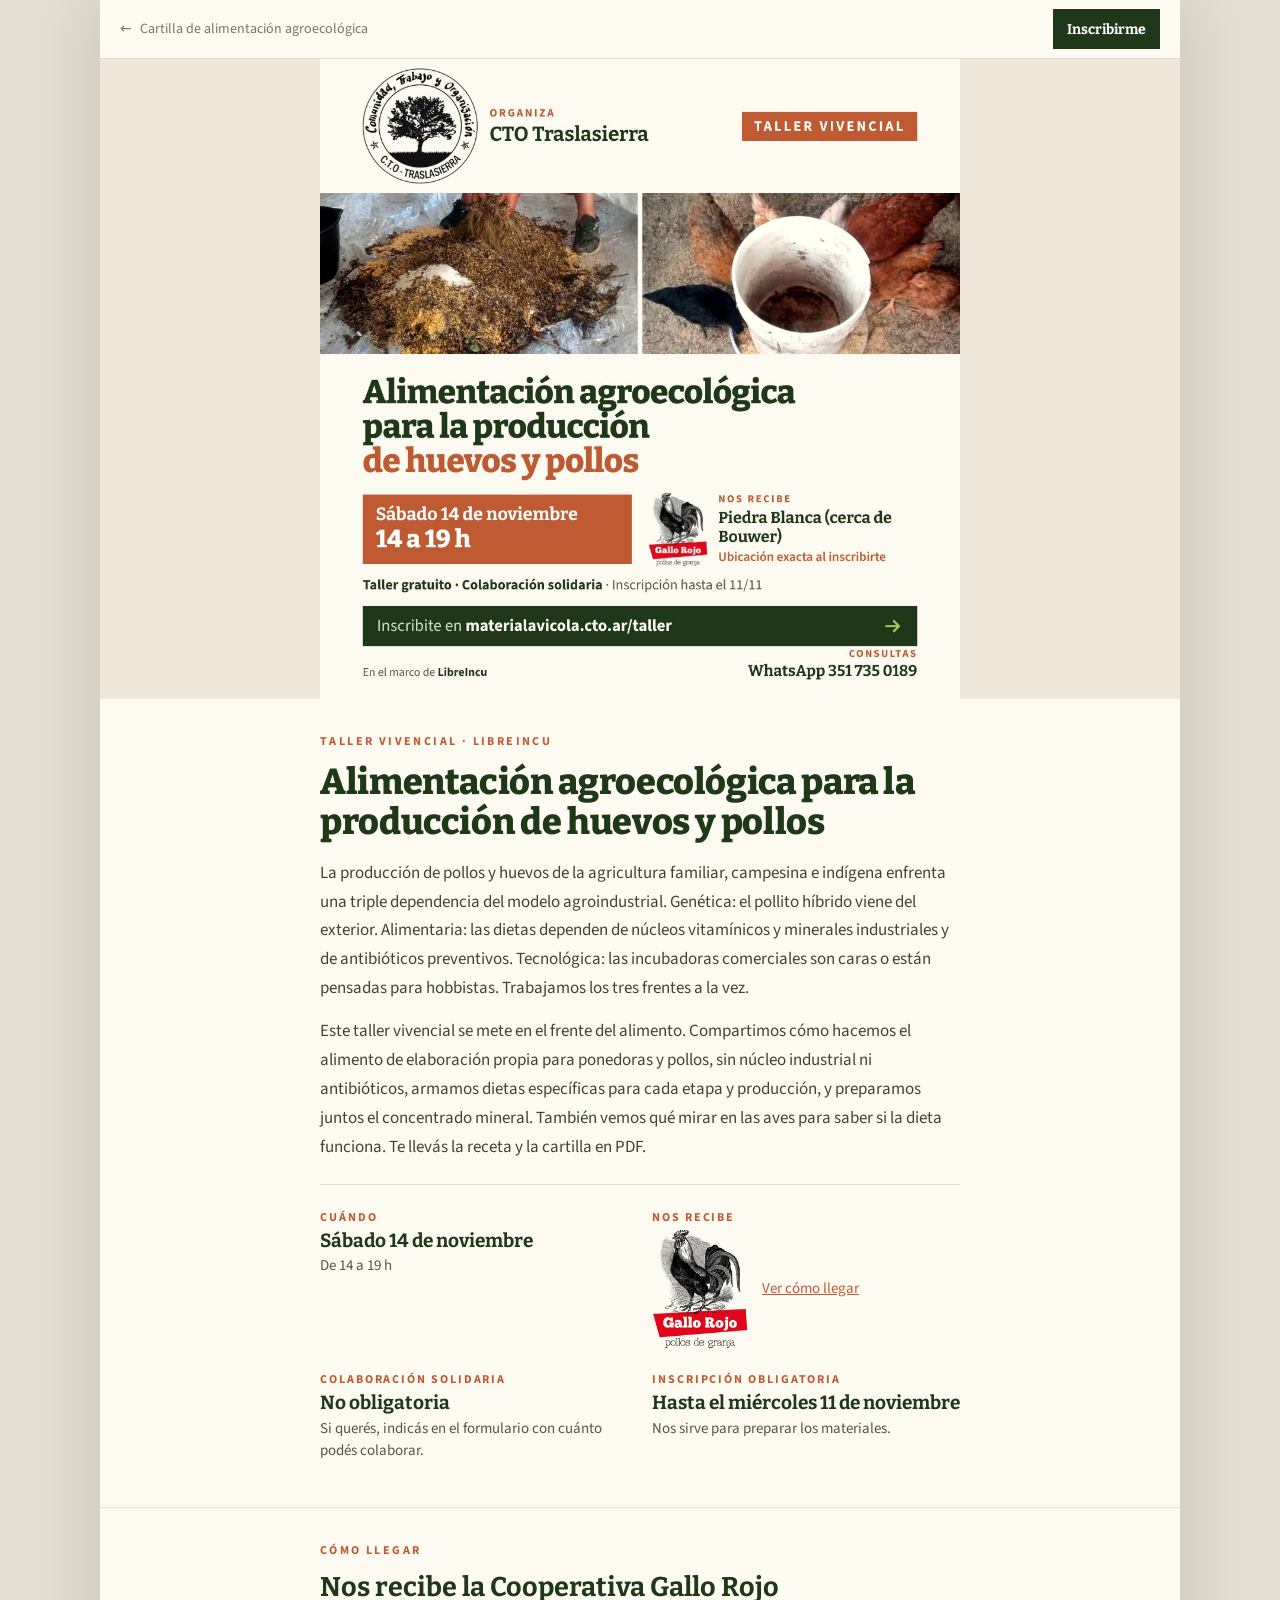
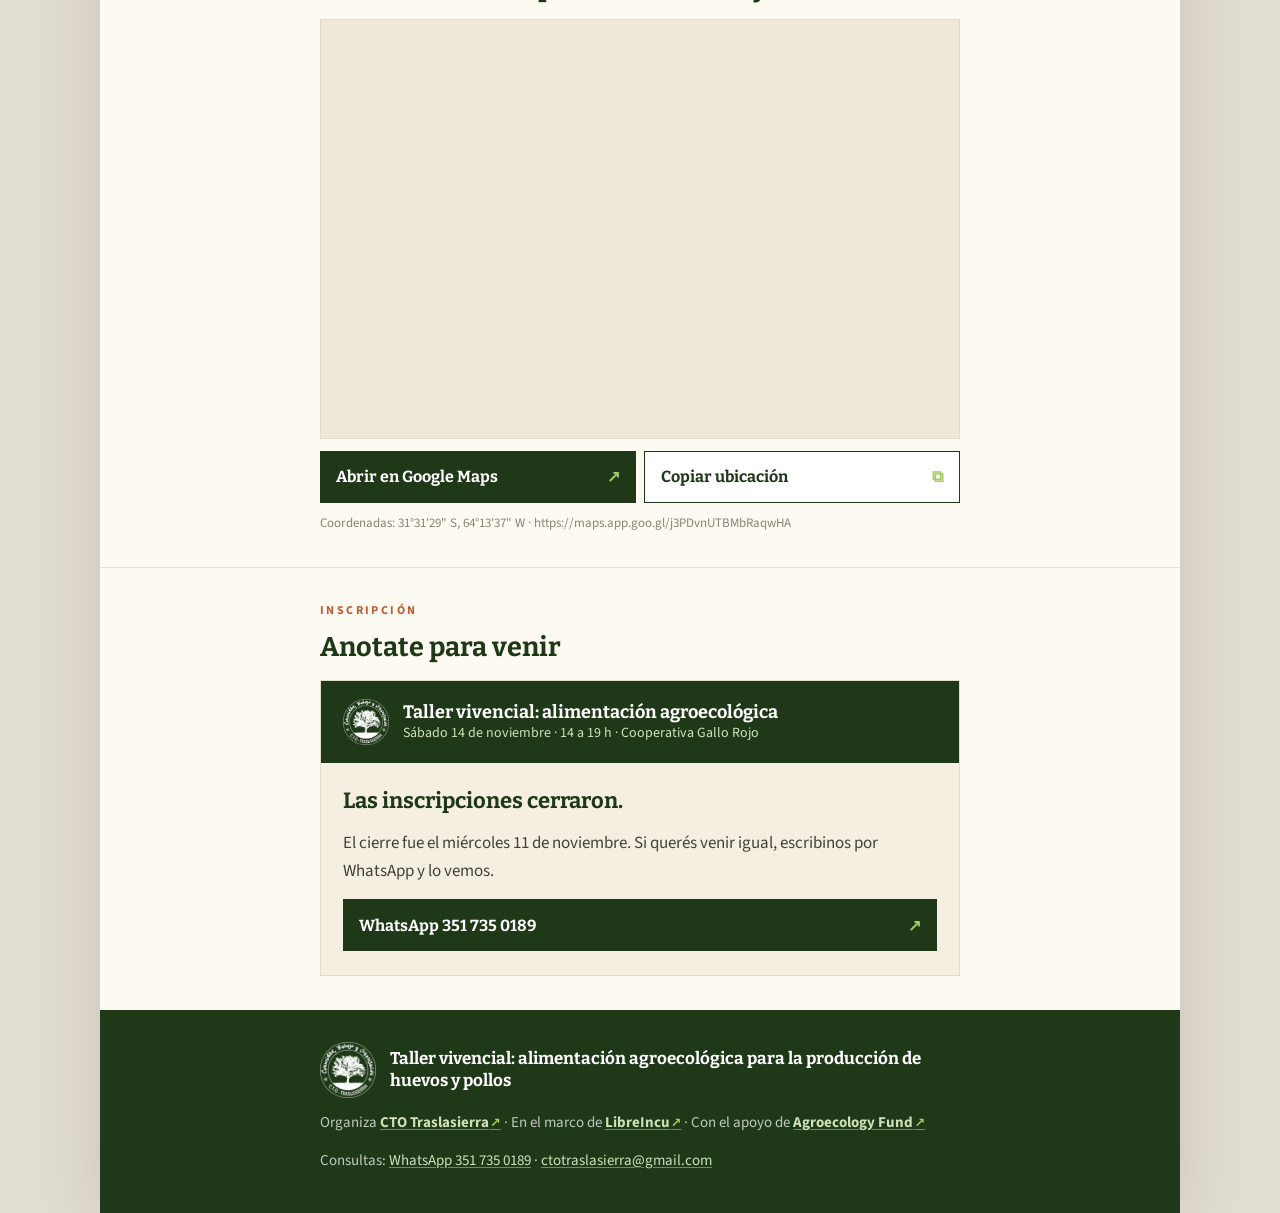
<file: taller/index.html>
<!DOCTYPE html>
<html lang="es">
<head>
<meta charset="utf-8">
<meta name="viewport" content="width=device-width, initial-scale=1, viewport-fit=cover">
<title>Taller vivencial: alimentación agroecológica para la producción de huevos y pollos · CTO Traslasierra</title>
<meta name="description" content="Sábado 14 de noviembre, de 14 a 19 h, en la Cooperativa Gallo Rojo. Taller vivencial sobre alimentación agroecológica para la producción de huevos y pollos. Inscripción obligatoria con colaboración solidaria.">
<meta property="og:type" content="website">
<meta property="og:url" content="https://materialavicola.cto.ar/taller/">
<meta property="og:title" content="Taller vivencial: alimentación agroecológica para la producción de huevos y pollos">
<meta property="og:description" content="Sábado 14 de noviembre · 14 a 19 h · Cooperativa Gallo Rojo. Inscripción obligatoria hasta el miércoles 11/11, colaboración solidaria.">
<meta property="og:image" content="https://materialavicola.cto.ar/taller/og-taller.jpg">
<meta property="og:image:width" content="1200">
<meta property="og:image:height" content="630">
<meta property="og:site_name" content="CTO Traslasierra">
<meta property="og:locale" content="es_AR">
<meta name="twitter:card" content="summary_large_image">
<meta name="twitter:title" content="Taller vivencial: alimentación agroecológica para la producción de huevos y pollos">
<meta name="twitter:description" content="Sábado 14 de noviembre · 14 a 19 h · Cooperativa Gallo Rojo. Inscripción obligatoria, colaboración solidaria.">
<meta name="twitter:image" content="https://materialavicola.cto.ar/taller/og-taller.jpg">
<link rel="canonical" href="https://materialavicola.cto.ar/taller/">
<link rel="icon" type="image/png" href="../assets/favicon.png">
<link rel="apple-touch-icon" href="../assets/favicon.png">
<link href="../assets/fonts.css" rel="stylesheet">
<style>
*,*::before,*::after{box-sizing:border-box;margin:0;padding:0}
body{font-family:'Source Sans 3',system-ui,sans-serif;background:#e2ddd1;color:#3f4437;-webkit-font-smoothing:antialiased;text-rendering:optimizeLegibility}
img{display:block;max-width:100%}
a{color:#c05a32}
a:hover{color:#1f3818}
::selection{background:#cfe0b8}

.hoja{max-width:1080px;margin:0 auto;background:#fdfaf2;box-shadow:0 0 60px rgba(40,34,20,.14);min-height:100vh}
.col{max-width:640px;margin:0 auto}

.barra{position:sticky;top:0;z-index:50;background:rgba(253,250,242,.96);backdrop-filter:blur(6px);-webkit-backdrop-filter:blur(6px);border-bottom:1px solid #e4dac6;padding:9px 20px;display:flex;align-items:center;justify-content:space-between;gap:12px;min-height:50px}
.barra a.volver{font-size:14px;line-height:1.35;color:#7c766a;text-decoration:none;display:flex;align-items:center;gap:8px;min-height:38px}
.barra a.volver:hover{color:#1f3818}
.barra a.ir{font-family:'Bitter',serif;font-size:14px;font-weight:700;color:#fff;background:#1f3818;text-decoration:none;padding:9px 14px;white-space:nowrap;min-height:40px;display:flex;align-items:center}

.flyer{background:#efe8d8;padding:0}
.flyer img{width:100%;height:auto;max-width:640px;margin:0 auto}
h1{font-family:'Bitter',serif;font-size:clamp(26px,6vw,36px);line-height:1.12;color:#1f3818;font-weight:800;letter-spacing:-.01em;margin-bottom:16px}
.texto + .texto{margin-top:14px}

.datos{display:grid;grid-template-columns:repeat(auto-fit,minmax(250px,1fr));gap:2px 24px;margin-top:22px;border-top:1px solid #e4dac6;padding-top:14px}
.dato{display:flex;flex-direction:column;gap:3px;padding:10px 0}
.dato dt{font-size:12px;letter-spacing:.16em;text-transform:uppercase;color:#c05a32;font-weight:800}
.dato dd{font-family:'Bitter',serif;font-size:19px;font-weight:700;line-height:1.3;color:#1f3818}
.dato dd small{display:block;font-family:'Source Sans 3',system-ui,sans-serif;font-size:15px;font-weight:400;line-height:1.5;color:#5d5340;margin-top:2px}

section{padding:34px 20px;border-bottom:1px solid #e9e0cd}
.etiqueta{font-size:12px;letter-spacing:.2em;text-transform:uppercase;color:#c05a32;font-weight:800;margin-bottom:12px}
h2{font-family:'Bitter',serif;font-size:clamp(23px,5vw,27px);line-height:1.2;color:#1f3818;font-weight:700;margin-bottom:16px}
.texto{font-size:17px;line-height:1.7;color:#3f4437;text-wrap:pretty}


.formulario{background:#f4efe1;border:1px solid #e4dac6}
.formulario .encabezado{background:#1f3818;padding:18px 22px;display:flex;align-items:center;gap:14px}
.formulario .encabezado img{width:46px;height:46px;flex-shrink:0;object-fit:contain}
.formulario .encabezado p{font-family:'Bitter',serif;font-size:18px;font-weight:700;color:#fff;line-height:1.3}
.formulario .encabezado p small{display:block;font-family:'Source Sans 3',system-ui,sans-serif;font-size:14px;font-weight:400;color:#cfe0b8}
.campos{padding:22px;display:flex;flex-direction:column;gap:16px}
.campo{display:flex;flex-direction:column;gap:6px;border:none}
.campo > span,.campo legend{font-size:13px;font-weight:700;letter-spacing:.04em;text-transform:uppercase;color:#7c766a}
.campo .opcional{font-weight:400;text-transform:none;letter-spacing:0;color:#a09a8c}
.campo .ayuda{font-size:14px;line-height:1.5;color:#7c766a;text-transform:none;letter-spacing:0;font-weight:400}
input[type=text],input[type=tel],input[type=email],input[type=number],select,textarea{font-family:'Source Sans 3',system-ui,sans-serif;font-size:16px;color:#3f4437;background:#fff;border:1px solid #d9cfb8;border-radius:0;padding:12px 13px;min-height:48px;width:100%}
select{appearance:none;-webkit-appearance:none;background-image:linear-gradient(45deg,transparent 50%,#7c766a 50%),linear-gradient(135deg,#7c766a 50%,transparent 50%);background-position:calc(100% - 20px) 21px,calc(100% - 14px) 21px;background-size:6px 6px;background-repeat:no-repeat;padding-right:38px}
textarea{line-height:1.6;resize:vertical}
input:focus,select:focus,textarea:focus{outline:2px solid #6fa83a;outline-offset:0;border-color:#6fa83a}
[aria-invalid=true]{border-color:#c05a32 !important;background-color:#fff8f4 !important}
.monto{display:flex;align-items:stretch}
.monto b{display:flex;align-items:center;padding:0 13px;background:#ece3d2;border:1px solid #d9cfb8;border-right:none;font-size:17px;color:#5d5340}
.opciones{display:flex;gap:8px;flex-wrap:wrap;margin-top:2px}
.opciones label{flex:1 1 120px;display:flex;align-items:center;gap:10px;background:#fff;border:1px solid #d9cfb8;padding:12px 14px;min-height:48px;cursor:pointer;font-size:16px;color:#3f4437}
.opciones input{width:20px;height:20px;accent-color:#1f3818;flex-shrink:0}
.opciones label:has(input:checked){border-color:#1f3818;box-shadow:inset 0 0 0 1px #1f3818}
.opciones.invalido label{border-color:#c05a32}
.error{display:none;font-size:15px;line-height:1.5;color:#b14e28;background:#fff8f4;border:1px solid #efc7b5;padding:10px 12px}
.enviar{font-family:'Bitter',serif;font-size:17px;font-weight:700;color:#fff;background:#1f3818;border:none;padding:15px 18px;min-height:54px;cursor:pointer;text-align:left;display:flex;justify-content:space-between;align-items:center;gap:10px;width:100%}
.enviar:hover{background:#2b4a22}
.enviar:disabled{opacity:.6;cursor:default}
.enviar i{font-style:normal;color:#9fce5f}
.nota{font-size:13px;line-height:1.55;color:#8a8475}

.aviso{display:none;padding:24px 22px;flex-direction:column;gap:14px}
.aviso .titulo{font-family:'Bitter',serif;font-size:22px;font-weight:700;color:#1f3818;line-height:1.3}
.aviso p{font-size:17px;line-height:1.65;color:#3f4437}
.boton{display:flex;justify-content:space-between;align-items:center;gap:10px;text-decoration:none;background:#1f3818;color:#fff;font-family:'Bitter',serif;font-weight:700;font-size:16px;padding:14px 16px;min-height:52px}
.boton:hover{background:#2b4a22;color:#fff}
.boton i{font-style:normal;color:#9fce5f}
.secundario-boton{background:#fff;color:#1f3818;border:1.5px solid #1f3818}
.secundario-boton:hover{background:#f4efe1;color:#1f3818}
.secundario{background:none;border:none;font-family:'Source Sans 3',system-ui,sans-serif;font-size:16px;color:#c05a32;text-decoration:underline;text-underline-offset:3px;cursor:pointer;text-align:left;padding:8px 0;min-height:44px}

.con-logo{display:flex;align-items:center;gap:14px}
.con-logo img{width:96px;height:auto;flex-shrink:0}
.con-logo small a{color:#c05a32}
.mapa{border:1px solid #e4dac6;background:#efe8d8;aspect-ratio:4/3;max-height:420px;width:100%;margin-bottom:12px}
.mapa iframe{width:100%;height:100%;border:0;display:block}
.ubic-botones{display:grid;grid-template-columns:repeat(auto-fit,minmax(200px,1fr));gap:8px;margin-bottom:10px}
.ubic-botones .boton{font-size:16px;cursor:pointer;border-radius:0;width:100%;text-align:left}
.link-ubic{word-break:break-all}
footer{background:#1f3818;padding:32px 20px 40px}
footer .col{display:flex;flex-direction:column;gap:12px}
footer .marca{display:flex;align-items:center;gap:14px}
footer .marca img{width:56px;height:56px;flex-shrink:0;object-fit:contain}
footer .marca p{font-family:'Bitter',serif;color:#fff;font-size:17px;font-weight:700;line-height:1.3}
footer p{font-size:15px;line-height:1.7;color:rgba(255,255,255,.72)}
footer a{color:#cfe0b8;text-decoration:underline;text-decoration-color:rgba(159,206,95,.6);text-underline-offset:2px}
footer a:hover{color:#fff}
footer .flecha{color:#9fce5f;font-size:.85em;margin-left:1px}

@media (min-width:700px){
  section{padding-left:0;padding-right:0}
}
</style>
</head>
<body>
<div class="hoja">

  <nav class="barra" aria-label="Navegación">
    <a class="volver" href="../"><span aria-hidden="true">←</span> Cartilla de alimentación agroecológica</a>
    <a class="ir" href="#inscripcion">Inscribirme</a>
  </nav>

  <header class="flyer">
    <img src="flyer-taller.jpg" width="1080" height="1080" alt="Flyer del taller vivencial Alimentación agroecológica para la producción de huevos y pollos. Organiza CTO Traslasierra. Sábado 14 de noviembre de 14 a 19 h. Nos recibe la Cooperativa Gallo Rojo, en Piedra Blanca, cerca de Bouwer. Taller gratuito, colaboración solidaria, inscripción obligatoria hasta el 11/11.">
  </header>

  <section aria-labelledby="taller-t">
    <div class="col">
      <p class="etiqueta">Taller vivencial · LibreIncu</p>
      <h1 id="taller-t">Alimentación agroecológica para la producción de huevos y pollos</h1>
      <p class="texto">La producción de pollos y huevos de la agricultura familiar, campesina e indígena enfrenta una triple dependencia del modelo agroindustrial. Genética: el pollito híbrido viene del exterior. Alimentaria: las dietas dependen de núcleos vitamínicos y minerales industriales y de antibióticos preventivos. Tecnológica: las incubadoras comerciales son caras o están pensadas para hobbistas. Trabajamos los tres frentes a la vez.</p>
      <p class="texto">Este taller vivencial se mete en el frente del alimento. Compartimos cómo hacemos el alimento de elaboración propia para ponedoras y pollos, sin núcleo industrial ni antibióticos, armamos dietas específicas para cada etapa y producción, y preparamos juntos el concentrado mineral. También vemos qué mirar en las aves para saber si la dieta funciona. Te llevás la receta y la cartilla en PDF.</p>
      <dl class="datos">
        <div class="dato">
          <dt>Cuándo</dt>
          <dd>Sábado 14 de noviembre<small>De 14 a 19 h</small></dd>
        </div>
        <div class="dato">
          <dt>Nos recibe</dt>
          <dd class="con-logo"><img src="gallo-rojo.png" width="96" height="120" alt="Gallo Rojo, pollos de granja"><span><small><a href="#como-llegar">Ver cómo llegar</a></small></span></dd>
        </div>
        <div class="dato">
          <dt>Colaboración solidaria</dt>
          <dd>No obligatoria<small>Si querés, indicás en el formulario con cuánto podés colaborar.</small></dd>
        </div>
        <div class="dato">
          <dt>Inscripción obligatoria</dt>
          <dd>Hasta el miércoles 11 de noviembre<small>Nos sirve para preparar los materiales.</small></dd>
        </div>
      </dl>
    </div>
  </section>

  <section id="como-llegar" aria-labelledby="llegar-t">
    <div class="col">
      <p class="etiqueta">Cómo llegar</p>
      <h2 id="llegar-t">Nos recibe la Cooperativa Gallo Rojo</h2>
      <div class="mapa">
        <iframe src="https://maps.google.com/maps?q=-31.524791,-64.226822&amp;z=16&amp;output=embed" title="Mapa con la ubicación de la Cooperativa Gallo Rojo" loading="lazy" referrerpolicy="no-referrer-when-downgrade"></iframe>
      </div>
      <div class="ubic-botones">
        <a class="boton" href="https://maps.app.goo.gl/j3PDvnUTBMbRaqwHA" target="_blank" rel="noopener"><span>Abrir en Google Maps</span><i aria-hidden="true">↗</i></a>
        <button class="boton secundario-boton copiar" type="button" data-copiar="https://maps.app.goo.gl/j3PDvnUTBMbRaqwHA"><span>Copiar ubicación</span><i aria-hidden="true">⧉</i></button>
      </div>
      <p class="nota">Coordenadas: 31°31'29" S, 64°13'37" W · <span class="link-ubic">https://maps.app.goo.gl/j3PDvnUTBMbRaqwHA</span></p>
    </div>
  </section>

  <section id="inscripcion" aria-labelledby="inscripcion-t" style="border-bottom:none">
    <div class="col">
      <p class="etiqueta">Inscripción</p>
      <h2 id="inscripcion-t">Anotate para venir</h2>

      <div class="formulario">
        <div class="encabezado">
          <img src="../assets/logo-white.png" alt="">
          <p>Taller vivencial: alimentación agroecológica<small>Sábado 14 de noviembre · 14 a 19 h · Cooperativa Gallo Rojo</small></p>
        </div>

        <form id="form-inscripcion" class="campos" novalidate>
          <label class="campo">
            <span>Nombre y apellido</span>
            <input id="f-nombre" name="nombre" type="text" required autocomplete="name">
          </label>

          <label class="campo">
            <span>WhatsApp</span>
            <input id="f-whatsapp" name="whatsapp" type="tel" required autocomplete="tel" inputmode="tel" placeholder="Ej.: 351 123 4567">
            <span class="ayuda">Para avisarte si hay alguna novedad del taller.</span>
          </label>

          <label class="campo">
            <span>Mail</span>
            <input id="f-mail" name="mail" type="email" required autocomplete="email" inputmode="email">
          </label>

          <label class="campo">
            <span>Localidad</span>
            <input id="f-localidad" name="localidad" type="text" required autocomplete="address-level2">
          </label>

          <label class="campo">
            <span>Provincia</span>
            <select id="f-provincia" name="provincia" required autocomplete="address-level1">
              <option value="">Elegí tu provincia</option>
              <option>Buenos Aires</option>
              <option>Ciudad de Buenos Aires</option>
              <option>Catamarca</option>
              <option>Chaco</option>
              <option>Chubut</option>
              <option>Córdoba</option>
              <option>Corrientes</option>
              <option>Entre Ríos</option>
              <option>Formosa</option>
              <option>Jujuy</option>
              <option>La Pampa</option>
              <option>La Rioja</option>
              <option>Mendoza</option>
              <option>Misiones</option>
              <option>Neuquén</option>
              <option>Río Negro</option>
              <option>Salta</option>
              <option>San Juan</option>
              <option>San Luis</option>
              <option>Santa Cruz</option>
              <option>Santa Fe</option>
              <option>Santiago del Estero</option>
              <option>Tierra del Fuego</option>
              <option>Tucumán</option>
              <option>Otro país</option>
            </select>
          </label>

          <label class="campo">
            <span>Organización o cooperativa <span class="opcional">— opcional</span></span>
            <input id="f-organizacion" name="organizacion" type="text" autocomplete="organization">
          </label>

          <fieldset class="campo">
            <legend>¿Sos productor/a?</legend>
            <div class="opciones" id="f-productor">
              <label><input type="radio" name="productor" value="Sí" required> Sí</label>
              <label><input type="radio" name="productor" value="No"> No</label>
            </div>
          </fieldset>

          <label class="campo">
            <span>¿Con cuánto podés colaborar con la actividad? <span class="opcional">— opcional</span></span>
            <span class="ayuda">Colaboración solidaria, no obligatoria. En pesos.</span>
            <span class="monto"><b aria-hidden="true">$</b><input id="f-colaboracion" name="colaboracion" type="number" min="0" step="1" inputmode="numeric"></span>
          </label>

          <label class="campo">
            <span>¿Qué te gustaría preguntar en el taller? <span class="opcional">— opcional</span></span>
            <textarea id="f-consulta" name="consulta" rows="3"></textarea>
          </label>

          <p id="f-error" class="error" role="alert"></p>

          <button id="f-enviar" class="enviar" type="submit"><span>Inscribirme</span><i aria-hidden="true">→</i></button>
          <p class="nota">Usamos estos datos solo para organizar el taller. No los compartimos con nadie.</p>
        </form>

        <div id="gracias" class="aviso" role="status" aria-live="polite" tabindex="-1">
          <p class="titulo">¡Listo! Tu inscripción quedó registrada.</p>
          <p>Nos vemos el <strong>sábado 14 de noviembre a las 14 h</strong> en la Cooperativa Gallo Rojo. Acá tenés la ubicación:</p>
          <div class="ubic-botones">
            <a class="boton" href="https://maps.app.goo.gl/j3PDvnUTBMbRaqwHA" target="_blank" rel="noopener"><span>Abrir en Google Maps</span><i aria-hidden="true">↗</i></a>
            <button class="boton secundario-boton copiar" type="button" data-copiar="https://maps.app.goo.gl/j3PDvnUTBMbRaqwHA"><span>Copiar ubicación</span><i aria-hidden="true">⧉</i></button>
          </div>
          <p>Mientras tanto, podés recorrer la cartilla de alimentación agroecológica.</p>
          <a class="boton secundario-boton" href="../#contenido"><span>Ir a la cartilla</span><i aria-hidden="true">→</i></a>
          <button id="otra" class="secundario" type="button">Inscribir a otra persona</button>
        </div>

        <div id="cerrado" class="aviso">
          <p class="titulo">Las inscripciones cerraron.</p>
          <p>El cierre fue el miércoles 11 de noviembre. Si querés venir igual, escribinos por WhatsApp y lo vemos.</p>
          <a class="boton" href="https://wa.me/5493517350189" target="_blank" rel="noopener"><span>WhatsApp 351 735 0189</span><i aria-hidden="true">↗</i></a>
        </div>
      </div>
    </div>
  </section>

  <footer>
    <div class="col">
      <div class="marca">
        <img src="../assets/logo-white.png" alt="Logo CTO Traslasierra">
        <p>Taller vivencial: alimentación agroecológica para la producción de huevos y pollos</p>
      </div>
      <p>Organiza <strong><a href="https://cto.ar/" target="_blank" rel="noopener">CTO Traslasierra<span class="flecha" aria-hidden="true">↗</span></a></strong> · En el marco de <strong><a href="https://libreincu.altermundi.net/" target="_blank" rel="noopener">LibreIncu<span class="flecha" aria-hidden="true">↗</span></a></strong> · Con el apoyo de <strong><a href="https://agroecologyfund.org/" target="_blank" rel="noopener">Agroecology Fund<span class="flecha" aria-hidden="true">↗</span></a></strong></p>
      <p>Consultas: <a href="https://wa.me/5493517350189" target="_blank" rel="noopener">WhatsApp 351 735 0189</a> · <a href="mailto:ctotraslasierra@gmail.com">ctotraslasierra@gmail.com</a></p>
    </div>
  </footer>

</div>

<script>
(function () {
  // Mismo backend que la cartilla: aplicación web de Apps Script que escribe en
  // la planilla de CTO. Este formulario usa el tipo "inscripcion", que va a su
  // propia hoja. Despliegue y columnas: ../apps-script/README.md
  var ENDPOINT = 'https://script.google.com/macros/s/AKfycbwu8IOqidH5s2Aa7pHjACcD2fZhy69l8sNCcKB-1bpNXj3h8qcvbAwbLD0J8M0Zedr23A/exec';
  var EVENTO = 'Taller vivencial alimentación agroecológica · 14/11/2026 · Cooperativa Gallo Rojo';
  // Cierre: fin del miércoles 11 de noviembre, hora de Córdoba.
  var CIERRE = new Date('2026-11-12T00:00:00-03:00');

  var form = document.getElementById('form-inscripcion');
  var error = document.getElementById('f-error');
  var gracias = document.getElementById('gracias');
  var cerrado = document.getElementById('cerrado');
  var boton = document.getElementById('f-enviar');

  document.querySelectorAll('.copiar').forEach(function (b) {
    b.addEventListener('click', function () {
      var texto = b.getAttribute('data-copiar');
      var etiqueta = b.querySelector('span');
      var listo = function () { etiqueta.textContent = '¡Copiado!'; setTimeout(function () { etiqueta.textContent = 'Copiar ubicación'; }, 2000); };
      if (navigator.clipboard && navigator.clipboard.writeText) {
        navigator.clipboard.writeText(texto).then(listo, function () { window.prompt('Copiá la ubicación:', texto); });
      } else { window.prompt('Copiá la ubicación:', texto); }
    });
  });

  if (Date.now() >= CIERRE.getTime()) {
    form.style.display = 'none';
    cerrado.style.display = 'flex';
    return;
  }

  // Igual que en la cartilla: text/plain para evitar el preflight CORS que Apps
  // Script no responde. La respuesta es opaca: sabemos que salió, no que se guardó.
  function enviar(datos) {
    var cuerpo = JSON.stringify(datos);
    try {
      if (navigator.sendBeacon) {
        var blob = new Blob([cuerpo], { type: 'text/plain;charset=utf-8' });
        if (navigator.sendBeacon(ENDPOINT, blob)) return true;
      }
    } catch (e) {}
    try {
      fetch(ENDPOINT, {
        method: 'POST',
        mode: 'no-cors',
        headers: { 'Content-Type': 'text/plain;charset=utf-8' },
        body: cuerpo
      }).catch(function () {});
      return true;
    } catch (e) {
      return false;
    }
  }

  function valor(id) {
    var el = document.getElementById(id);
    return el ? (el.value || '').trim() : '';
  }

  function marcar(el, mal) {
    if (mal) el.setAttribute('aria-invalid', 'true');
    else el.removeAttribute('aria-invalid');
  }

  function mostrarError(texto, foco) {
    error.textContent = texto;
    error.style.display = 'block';
    if (foco && foco.focus) foco.focus();
  }

  form.addEventListener('input', function (e) {
    if (e.target && e.target.getAttribute('aria-invalid')) marcar(e.target, false);
  });
  form.addEventListener('change', function (e) {
    if (e.target && e.target.name === 'productor') {
      document.getElementById('f-productor').classList.remove('invalido');
    }
  });

  form.addEventListener('submit', function (e) {
    e.preventDefault();
    error.style.display = 'none';

    var nombre = valor('f-nombre');
    var whatsapp = valor('f-whatsapp');
    var mail = valor('f-mail');
    var localidad = valor('f-localidad');
    var provincia = valor('f-provincia');
    var organizacion = valor('f-organizacion');
    var consulta = valor('f-consulta');
    var colaboracion = valor('f-colaboracion');
    var elegido = form.querySelector('input[name="productor"]:checked');
    var productor = elegido ? elegido.value : '';

    var faltan = [];
    var primero = null;
    function revisar(id, mal, nombreCampo) {
      var el = document.getElementById(id);
      marcar(el, mal);
      if (mal) {
        faltan.push(nombreCampo);
        if (!primero) primero = el;
      }
    }

    revisar('f-nombre', !nombre, 'nombre y apellido');
    revisar('f-whatsapp', whatsapp.replace(/\D/g, '').length < 8, 'WhatsApp');
    revisar('f-mail', !/^[^\s@]+@[^\s@]+\.[^\s@]+$/.test(mail), 'un mail válido');
    revisar('f-localidad', !localidad, 'localidad');
    revisar('f-provincia', !provincia, 'provincia');
    if (!productor) {
      document.getElementById('f-productor').classList.add('invalido');
      faltan.push('si sos productor/a');
      if (!primero) primero = form.querySelector('input[name="productor"]');
    }
    revisar('f-colaboracion', colaboracion !== '' && (isNaN(Number(colaboracion)) || Number(colaboracion) < 0), 'un monto válido de colaboración');

    if (faltan.length) {
      mostrarError('Falta completar: ' + faltan.join(', ') + '.', primero);
      return;
    }

    boton.disabled = true;
    var ok = enviar({
      tipo: 'inscripcion',
      evento: EVENTO,
      nombre: nombre,
      whatsapp: whatsapp,
      mail: mail,
      localidad: localidad,
      provincia: provincia,
      organizacion: organizacion,
      productor: productor,
      // Como texto: el Apps Script guarda vacío cualquier valor falso, y un 0 es
      // una respuesta válida ("no puedo aportar") que tiene que quedar anotada.
      colaboracion: colaboracion === '' ? '' : String(Number(colaboracion)),
      consulta: consulta
    });
    boton.disabled = false;

    if (!ok) {
      mostrarError('No pudimos enviar la inscripción. Escribinos por WhatsApp al 351 735 0189 y te anotamos.', null);
      return;
    }

    form.reset();
    form.style.display = 'none';
    gracias.style.display = 'flex';
    gracias.focus();
    gracias.scrollIntoView({ behavior: 'smooth', block: 'center' });
  });

  document.getElementById('otra').addEventListener('click', function () {
    gracias.style.display = 'none';
    form.style.display = 'flex';
    document.getElementById('f-nombre').focus();
  });
})();
</script>
</body>
</html>
</file>
<file: assets/fonts.css>
/* latin-ext */
@font-face {
  font-family: 'Bitter';
  font-style: italic;
  font-weight: 400;
  font-display: swap;
  src: url(fonts/rax-HiqOu8IVPmn7erxlJD1img.woff2) format('woff2');
  unicode-range: U+0100-02BA, U+02BD-02C5, U+02C7-02CC, U+02CE-02D7, U+02DD-02FF, U+0304, U+0308, U+0329, U+1D00-1DBF, U+1E00-1E9F, U+1EF2-1EFF, U+2020, U+20A0-20AB, U+20AD-20C0, U+2113, U+2C60-2C7F, U+A720-A7FF;
}
/* latin */
@font-face {
  font-family: 'Bitter';
  font-style: italic;
  font-weight: 400;
  font-display: swap;
  src: url(fonts/rax-HiqOu8IVPmn7erxrJD0.woff2) format('woff2');
  unicode-range: U+0000-00FF, U+0131, U+0152-0153, U+02BB-02BC, U+02C6, U+02DA, U+02DC, U+0304, U+0308, U+0329, U+2000-206F, U+20AC, U+2122, U+2191, U+2193, U+2212, U+2215, U+FEFF, U+FFFD;
}
/* latin-ext */
@font-face {
  font-family: 'Bitter';
  font-style: italic;
  font-weight: 500;
  font-display: swap;
  src: url(fonts/rax-HiqOu8IVPmn7erxlJD1img.woff2) format('woff2');
  unicode-range: U+0100-02BA, U+02BD-02C5, U+02C7-02CC, U+02CE-02D7, U+02DD-02FF, U+0304, U+0308, U+0329, U+1D00-1DBF, U+1E00-1E9F, U+1EF2-1EFF, U+2020, U+20A0-20AB, U+20AD-20C0, U+2113, U+2C60-2C7F, U+A720-A7FF;
}
/* latin */
@font-face {
  font-family: 'Bitter';
  font-style: italic;
  font-weight: 500;
  font-display: swap;
  src: url(fonts/rax-HiqOu8IVPmn7erxrJD0.woff2) format('woff2');
  unicode-range: U+0000-00FF, U+0131, U+0152-0153, U+02BB-02BC, U+02C6, U+02DA, U+02DC, U+0304, U+0308, U+0329, U+2000-206F, U+20AC, U+2122, U+2191, U+2193, U+2212, U+2215, U+FEFF, U+FFFD;
}
/* latin-ext */
@font-face {
  font-family: 'Bitter';
  font-style: normal;
  font-weight: 400;
  font-display: swap;
  src: url(fonts/rax8HiqOu8IVPmn7cYxpPDk.woff2) format('woff2');
  unicode-range: U+0100-02BA, U+02BD-02C5, U+02C7-02CC, U+02CE-02D7, U+02DD-02FF, U+0304, U+0308, U+0329, U+1D00-1DBF, U+1E00-1E9F, U+1EF2-1EFF, U+2020, U+20A0-20AB, U+20AD-20C0, U+2113, U+2C60-2C7F, U+A720-A7FF;
}
/* latin */
@font-face {
  font-family: 'Bitter';
  font-style: normal;
  font-weight: 400;
  font-display: swap;
  src: url(fonts/rax8HiqOu8IVPmn7f4xp.woff2) format('woff2');
  unicode-range: U+0000-00FF, U+0131, U+0152-0153, U+02BB-02BC, U+02C6, U+02DA, U+02DC, U+0304, U+0308, U+0329, U+2000-206F, U+20AC, U+2122, U+2191, U+2193, U+2212, U+2215, U+FEFF, U+FFFD;
}
/* latin-ext */
@font-face {
  font-family: 'Bitter';
  font-style: normal;
  font-weight: 500;
  font-display: swap;
  src: url(fonts/rax8HiqOu8IVPmn7cYxpPDk.woff2) format('woff2');
  unicode-range: U+0100-02BA, U+02BD-02C5, U+02C7-02CC, U+02CE-02D7, U+02DD-02FF, U+0304, U+0308, U+0329, U+1D00-1DBF, U+1E00-1E9F, U+1EF2-1EFF, U+2020, U+20A0-20AB, U+20AD-20C0, U+2113, U+2C60-2C7F, U+A720-A7FF;
}
/* latin */
@font-face {
  font-family: 'Bitter';
  font-style: normal;
  font-weight: 500;
  font-display: swap;
  src: url(fonts/rax8HiqOu8IVPmn7f4xp.woff2) format('woff2');
  unicode-range: U+0000-00FF, U+0131, U+0152-0153, U+02BB-02BC, U+02C6, U+02DA, U+02DC, U+0304, U+0308, U+0329, U+2000-206F, U+20AC, U+2122, U+2191, U+2193, U+2212, U+2215, U+FEFF, U+FFFD;
}
/* latin-ext */
@font-face {
  font-family: 'Bitter';
  font-style: normal;
  font-weight: 600;
  font-display: swap;
  src: url(fonts/rax8HiqOu8IVPmn7cYxpPDk.woff2) format('woff2');
  unicode-range: U+0100-02BA, U+02BD-02C5, U+02C7-02CC, U+02CE-02D7, U+02DD-02FF, U+0304, U+0308, U+0329, U+1D00-1DBF, U+1E00-1E9F, U+1EF2-1EFF, U+2020, U+20A0-20AB, U+20AD-20C0, U+2113, U+2C60-2C7F, U+A720-A7FF;
}
/* latin */
@font-face {
  font-family: 'Bitter';
  font-style: normal;
  font-weight: 600;
  font-display: swap;
  src: url(fonts/rax8HiqOu8IVPmn7f4xp.woff2) format('woff2');
  unicode-range: U+0000-00FF, U+0131, U+0152-0153, U+02BB-02BC, U+02C6, U+02DA, U+02DC, U+0304, U+0308, U+0329, U+2000-206F, U+20AC, U+2122, U+2191, U+2193, U+2212, U+2215, U+FEFF, U+FFFD;
}
/* latin-ext */
@font-face {
  font-family: 'Bitter';
  font-style: normal;
  font-weight: 700;
  font-display: swap;
  src: url(fonts/rax8HiqOu8IVPmn7cYxpPDk.woff2) format('woff2');
  unicode-range: U+0100-02BA, U+02BD-02C5, U+02C7-02CC, U+02CE-02D7, U+02DD-02FF, U+0304, U+0308, U+0329, U+1D00-1DBF, U+1E00-1E9F, U+1EF2-1EFF, U+2020, U+20A0-20AB, U+20AD-20C0, U+2113, U+2C60-2C7F, U+A720-A7FF;
}
/* latin */
@font-face {
  font-family: 'Bitter';
  font-style: normal;
  font-weight: 700;
  font-display: swap;
  src: url(fonts/rax8HiqOu8IVPmn7f4xp.woff2) format('woff2');
  unicode-range: U+0000-00FF, U+0131, U+0152-0153, U+02BB-02BC, U+02C6, U+02DA, U+02DC, U+0304, U+0308, U+0329, U+2000-206F, U+20AC, U+2122, U+2191, U+2193, U+2212, U+2215, U+FEFF, U+FFFD;
}
/* latin-ext */
@font-face {
  font-family: 'Bitter';
  font-style: normal;
  font-weight: 800;
  font-display: swap;
  src: url(fonts/rax8HiqOu8IVPmn7cYxpPDk.woff2) format('woff2');
  unicode-range: U+0100-02BA, U+02BD-02C5, U+02C7-02CC, U+02CE-02D7, U+02DD-02FF, U+0304, U+0308, U+0329, U+1D00-1DBF, U+1E00-1E9F, U+1EF2-1EFF, U+2020, U+20A0-20AB, U+20AD-20C0, U+2113, U+2C60-2C7F, U+A720-A7FF;
}
/* latin */
@font-face {
  font-family: 'Bitter';
  font-style: normal;
  font-weight: 800;
  font-display: swap;
  src: url(fonts/rax8HiqOu8IVPmn7f4xp.woff2) format('woff2');
  unicode-range: U+0000-00FF, U+0131, U+0152-0153, U+02BB-02BC, U+02C6, U+02DA, U+02DC, U+0304, U+0308, U+0329, U+2000-206F, U+20AC, U+2122, U+2191, U+2193, U+2212, U+2215, U+FEFF, U+FFFD;
}
/* latin-ext */
@font-face {
  font-family: 'Source Sans 3';
  font-style: italic;
  font-weight: 400;
  font-display: swap;
  src: url(fonts/nwpDtKy2OAdR1K-IwhWudF-R3woAa8opPOrG97lwqLlOxCcSmrfB.woff2) format('woff2');
  unicode-range: U+0100-02BA, U+02BD-02C5, U+02C7-02CC, U+02CE-02D7, U+02DD-02FF, U+0304, U+0308, U+0329, U+1D00-1DBF, U+1E00-1E9F, U+1EF2-1EFF, U+2020, U+20A0-20AB, U+20AD-20C0, U+2113, U+2C60-2C7F, U+A720-A7FF;
}
/* latin */
@font-face {
  font-family: 'Source Sans 3';
  font-style: italic;
  font-weight: 400;
  font-display: swap;
  src: url(fonts/nwpDtKy2OAdR1K-IwhWudF-R3woAa8opPOrG97lwqLlOxCkSmg.woff2) format('woff2');
  unicode-range: U+0000-00FF, U+0131, U+0152-0153, U+02BB-02BC, U+02C6, U+02DA, U+02DC, U+0304, U+0308, U+0329, U+2000-206F, U+20AC, U+2122, U+2191, U+2193, U+2212, U+2215, U+FEFF, U+FFFD;
}
/* latin-ext */
@font-face {
  font-family: 'Source Sans 3';
  font-style: normal;
  font-weight: 400;
  font-display: swap;
  src: url(fonts/nwpStKy2OAdR1K-IwhWudF-R3wEaZfrc.woff2) format('woff2');
  unicode-range: U+0100-02BA, U+02BD-02C5, U+02C7-02CC, U+02CE-02D7, U+02DD-02FF, U+0304, U+0308, U+0329, U+1D00-1DBF, U+1E00-1E9F, U+1EF2-1EFF, U+2020, U+20A0-20AB, U+20AD-20C0, U+2113, U+2C60-2C7F, U+A720-A7FF;
}
/* latin */
@font-face {
  font-family: 'Source Sans 3';
  font-style: normal;
  font-weight: 400;
  font-display: swap;
  src: url(fonts/nwpStKy2OAdR1K-IwhWudF-R3w8aZQ.woff2) format('woff2');
  unicode-range: U+0000-00FF, U+0131, U+0152-0153, U+02BB-02BC, U+02C6, U+02DA, U+02DC, U+0304, U+0308, U+0329, U+2000-206F, U+20AC, U+2122, U+2191, U+2193, U+2212, U+2215, U+FEFF, U+FFFD;
}
/* latin-ext */
@font-face {
  font-family: 'Source Sans 3';
  font-style: normal;
  font-weight: 500;
  font-display: swap;
  src: url(fonts/nwpStKy2OAdR1K-IwhWudF-R3wEaZfrc.woff2) format('woff2');
  unicode-range: U+0100-02BA, U+02BD-02C5, U+02C7-02CC, U+02CE-02D7, U+02DD-02FF, U+0304, U+0308, U+0329, U+1D00-1DBF, U+1E00-1E9F, U+1EF2-1EFF, U+2020, U+20A0-20AB, U+20AD-20C0, U+2113, U+2C60-2C7F, U+A720-A7FF;
}
/* latin */
@font-face {
  font-family: 'Source Sans 3';
  font-style: normal;
  font-weight: 500;
  font-display: swap;
  src: url(fonts/nwpStKy2OAdR1K-IwhWudF-R3w8aZQ.woff2) format('woff2');
  unicode-range: U+0000-00FF, U+0131, U+0152-0153, U+02BB-02BC, U+02C6, U+02DA, U+02DC, U+0304, U+0308, U+0329, U+2000-206F, U+20AC, U+2122, U+2191, U+2193, U+2212, U+2215, U+FEFF, U+FFFD;
}
/* latin-ext */
@font-face {
  font-family: 'Source Sans 3';
  font-style: normal;
  font-weight: 600;
  font-display: swap;
  src: url(fonts/nwpStKy2OAdR1K-IwhWudF-R3wEaZfrc.woff2) format('woff2');
  unicode-range: U+0100-02BA, U+02BD-02C5, U+02C7-02CC, U+02CE-02D7, U+02DD-02FF, U+0304, U+0308, U+0329, U+1D00-1DBF, U+1E00-1E9F, U+1EF2-1EFF, U+2020, U+20A0-20AB, U+20AD-20C0, U+2113, U+2C60-2C7F, U+A720-A7FF;
}
/* latin */
@font-face {
  font-family: 'Source Sans 3';
  font-style: normal;
  font-weight: 600;
  font-display: swap;
  src: url(fonts/nwpStKy2OAdR1K-IwhWudF-R3w8aZQ.woff2) format('woff2');
  unicode-range: U+0000-00FF, U+0131, U+0152-0153, U+02BB-02BC, U+02C6, U+02DA, U+02DC, U+0304, U+0308, U+0329, U+2000-206F, U+20AC, U+2122, U+2191, U+2193, U+2212, U+2215, U+FEFF, U+FFFD;
}
/* latin-ext */
@font-face {
  font-family: 'Source Sans 3';
  font-style: normal;
  font-weight: 700;
  font-display: swap;
  src: url(fonts/nwpStKy2OAdR1K-IwhWudF-R3wEaZfrc.woff2) format('woff2');
  unicode-range: U+0100-02BA, U+02BD-02C5, U+02C7-02CC, U+02CE-02D7, U+02DD-02FF, U+0304, U+0308, U+0329, U+1D00-1DBF, U+1E00-1E9F, U+1EF2-1EFF, U+2020, U+20A0-20AB, U+20AD-20C0, U+2113, U+2C60-2C7F, U+A720-A7FF;
}
/* latin */
@font-face {
  font-family: 'Source Sans 3';
  font-style: normal;
  font-weight: 700;
  font-display: swap;
  src: url(fonts/nwpStKy2OAdR1K-IwhWudF-R3w8aZQ.woff2) format('woff2');
  unicode-range: U+0000-00FF, U+0131, U+0152-0153, U+02BB-02BC, U+02C6, U+02DA, U+02DC, U+0304, U+0308, U+0329, U+2000-206F, U+20AC, U+2122, U+2191, U+2193, U+2212, U+2215, U+FEFF, U+FFFD;
}
</file>
